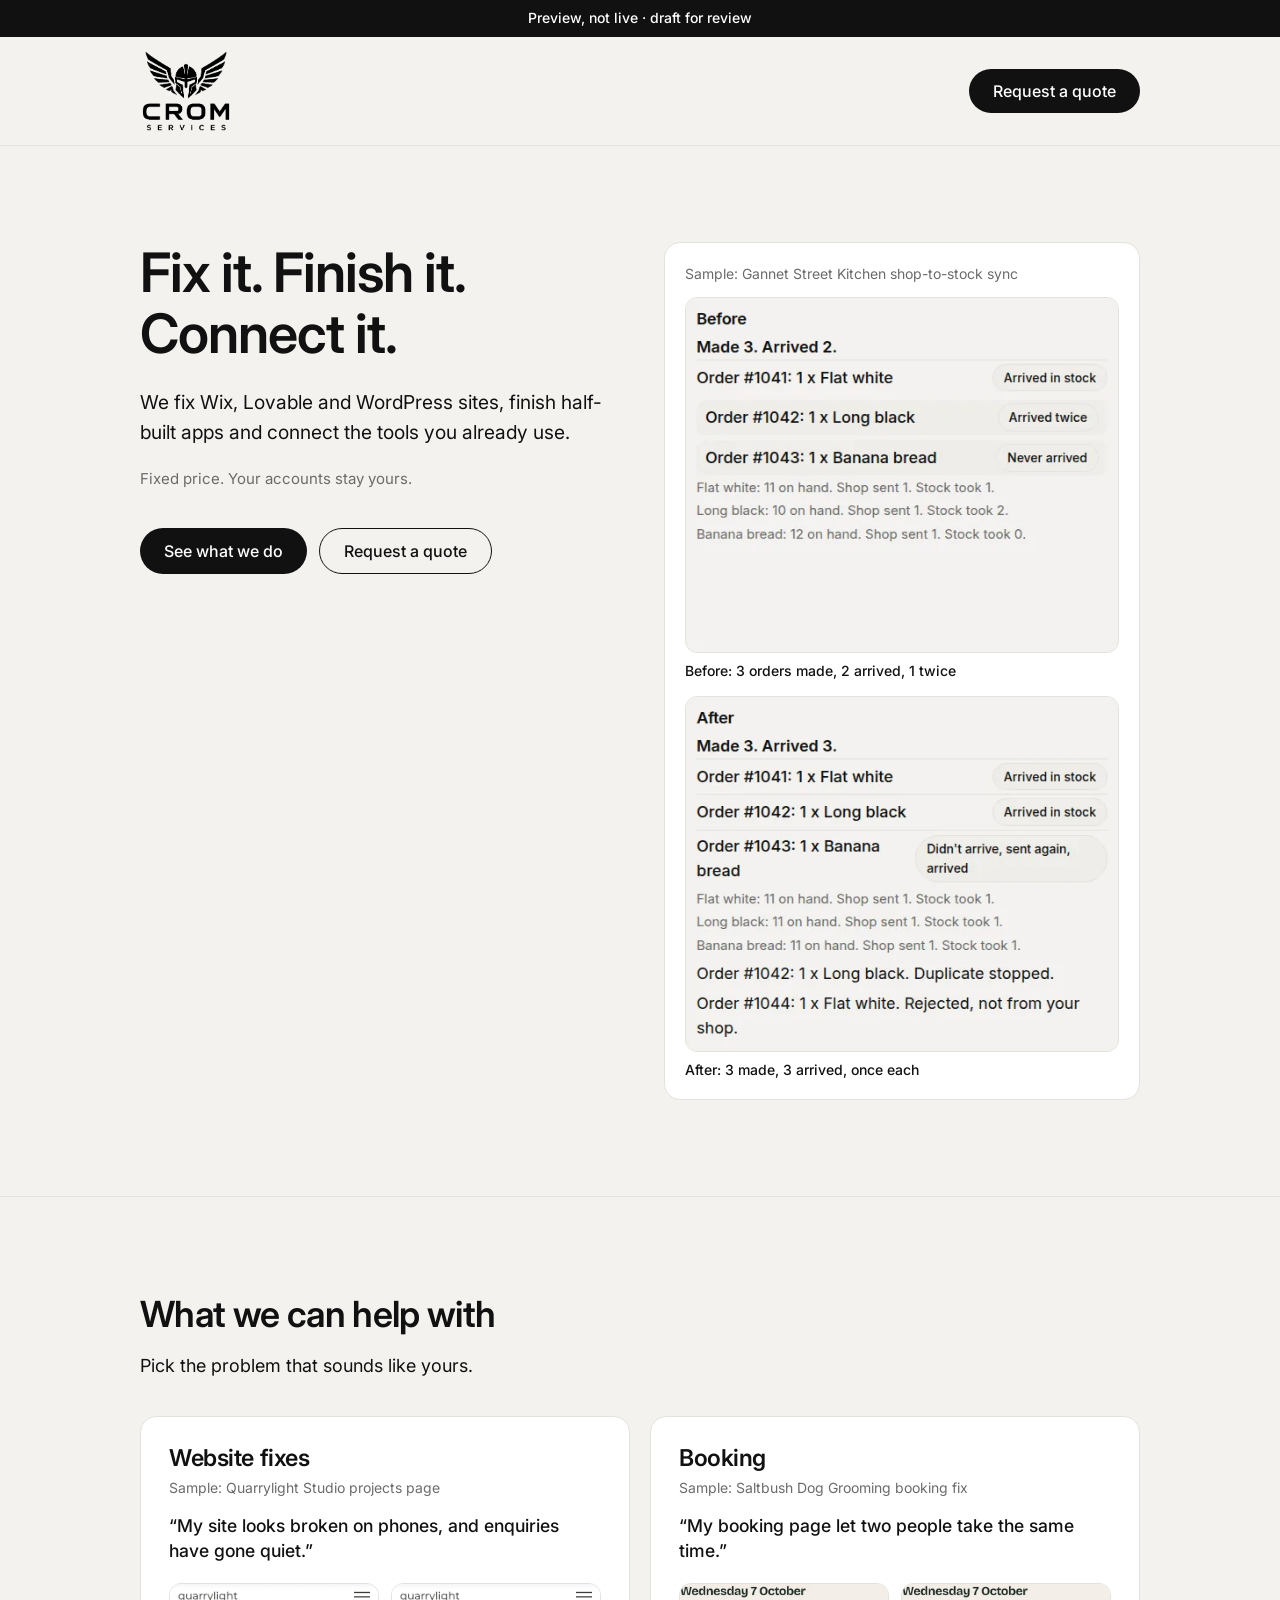
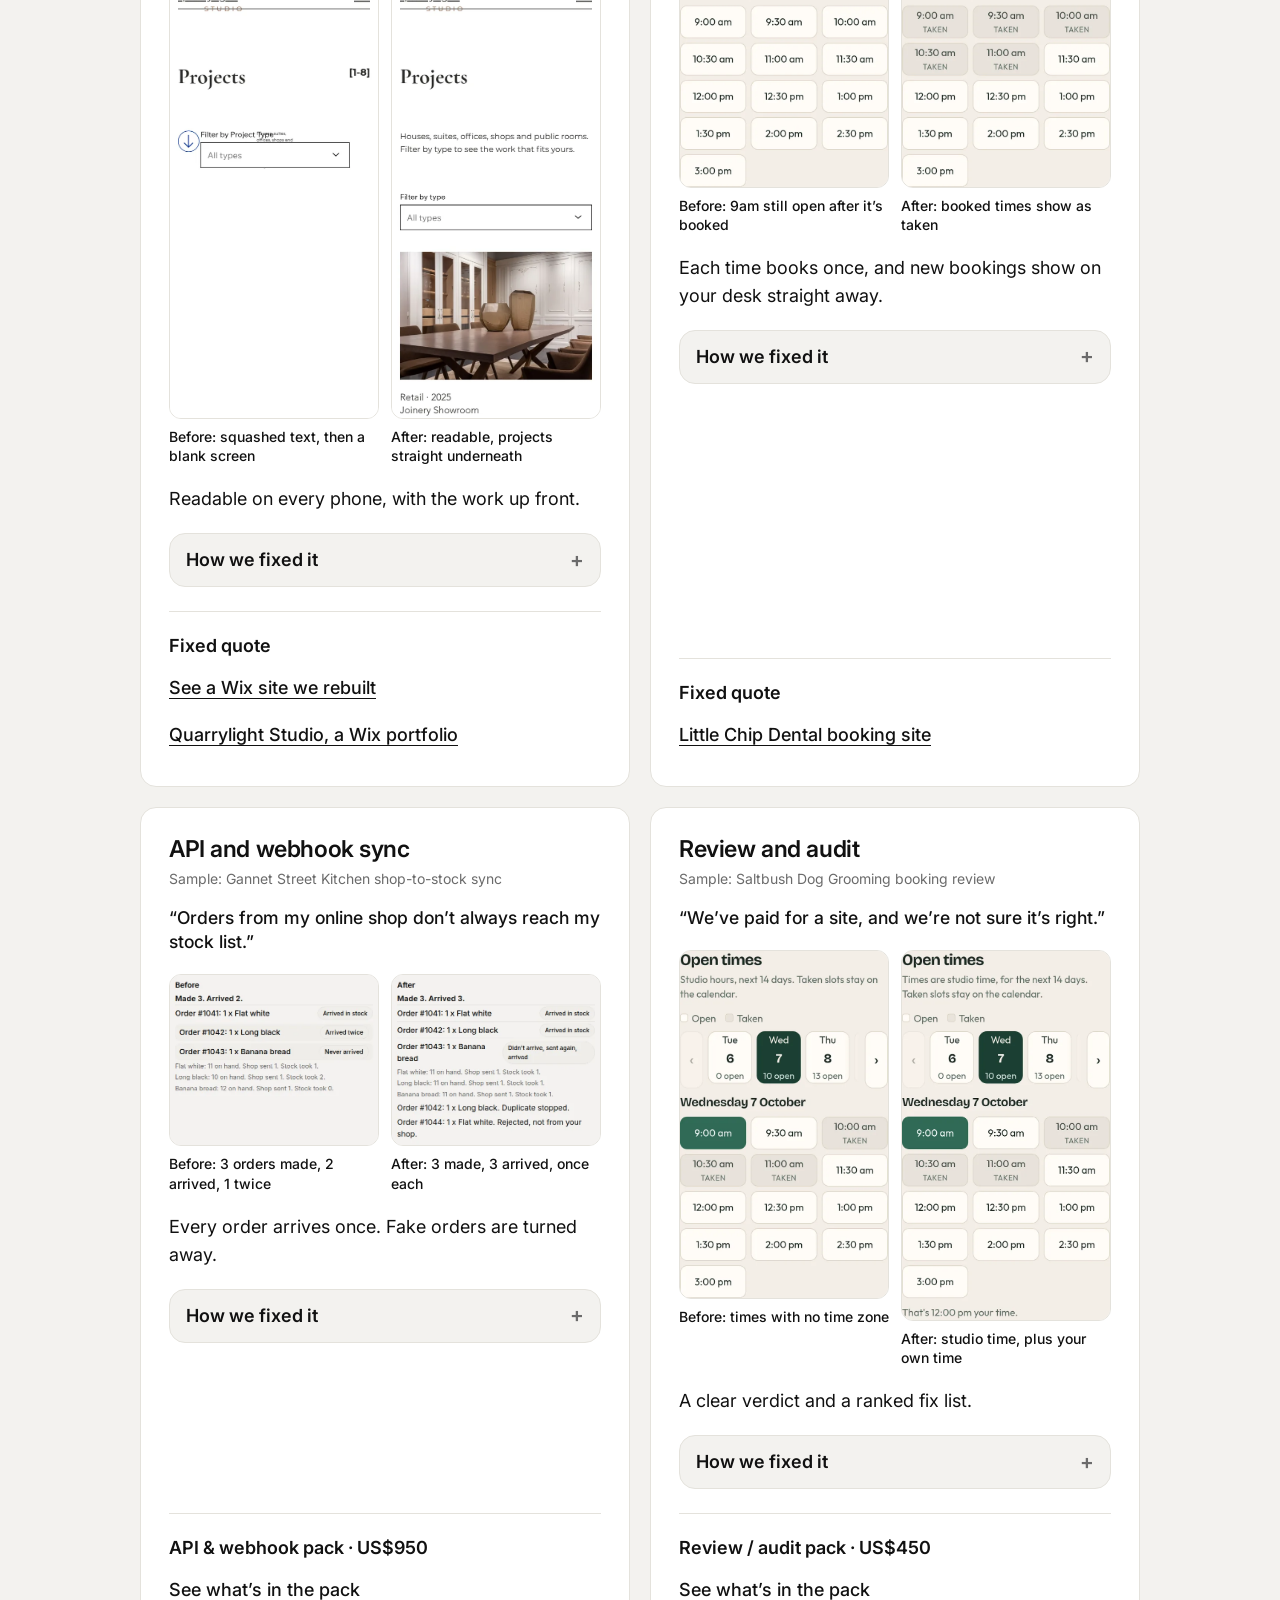
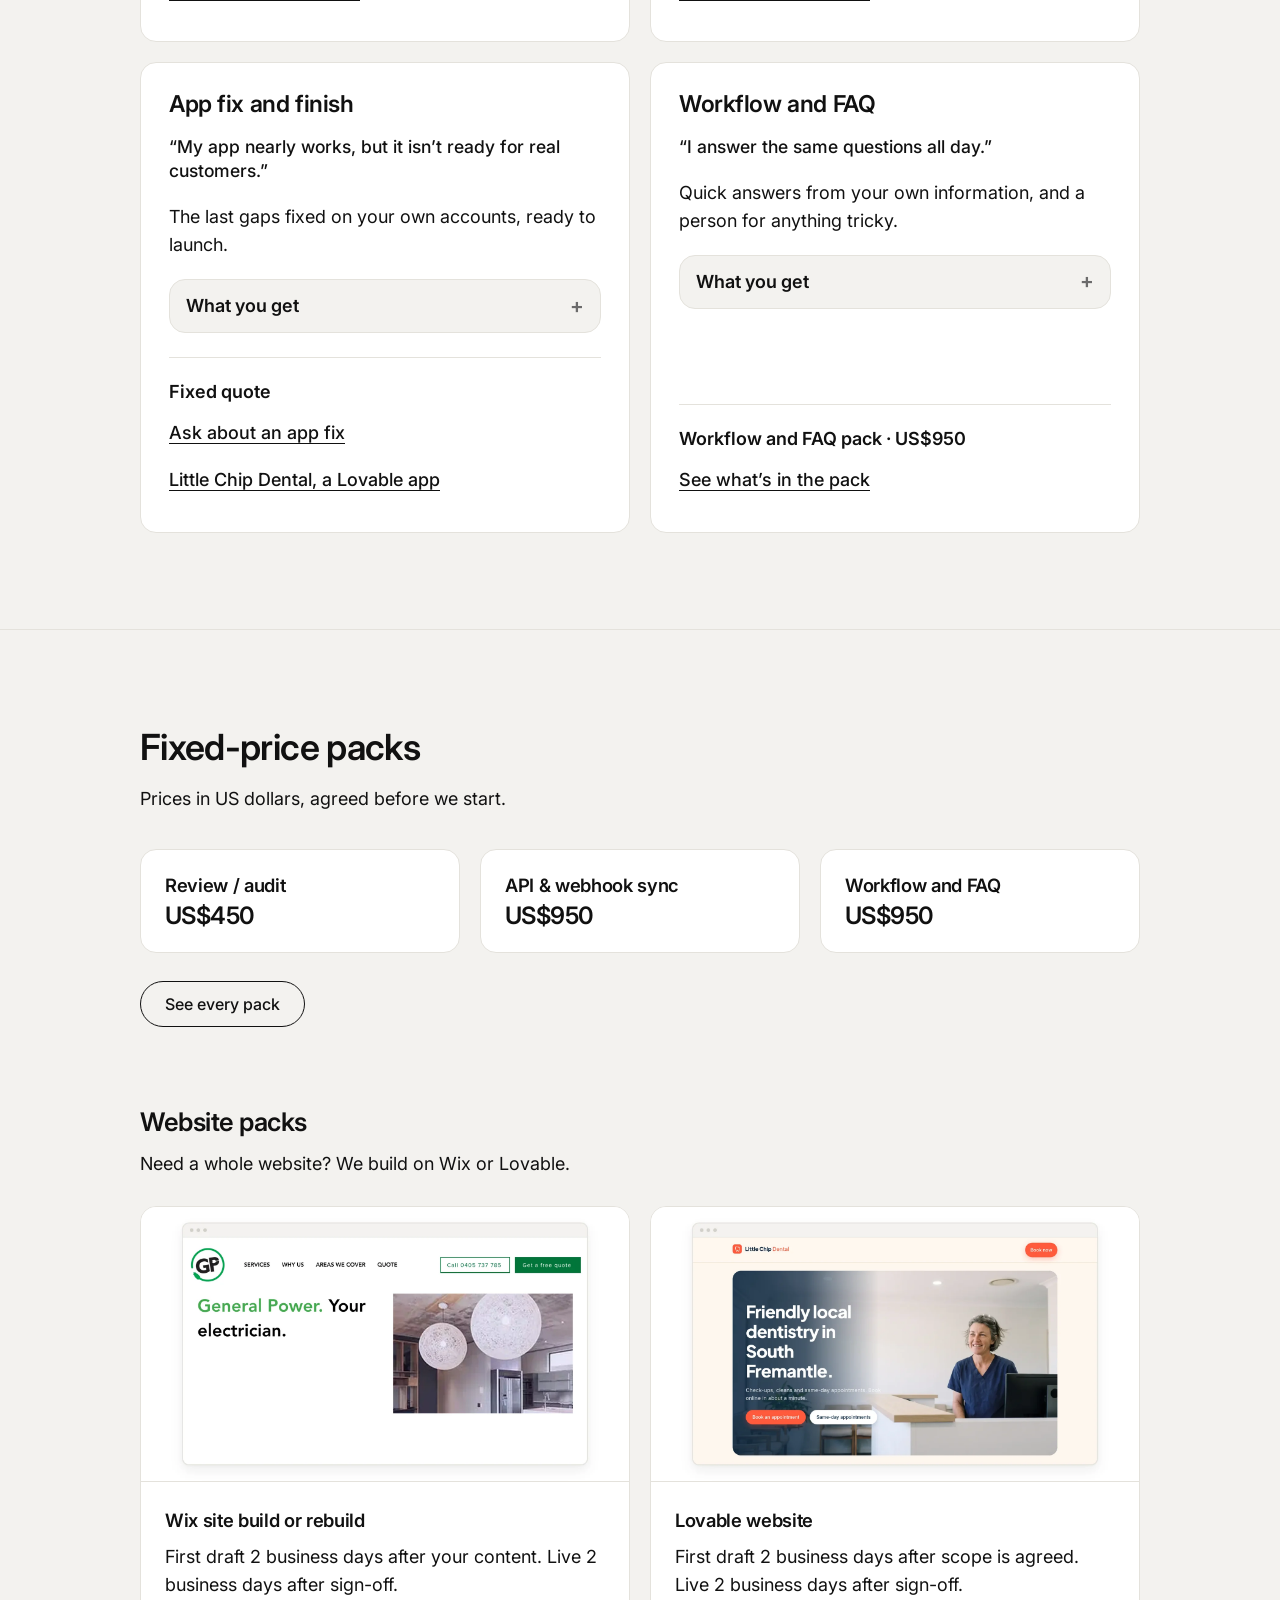
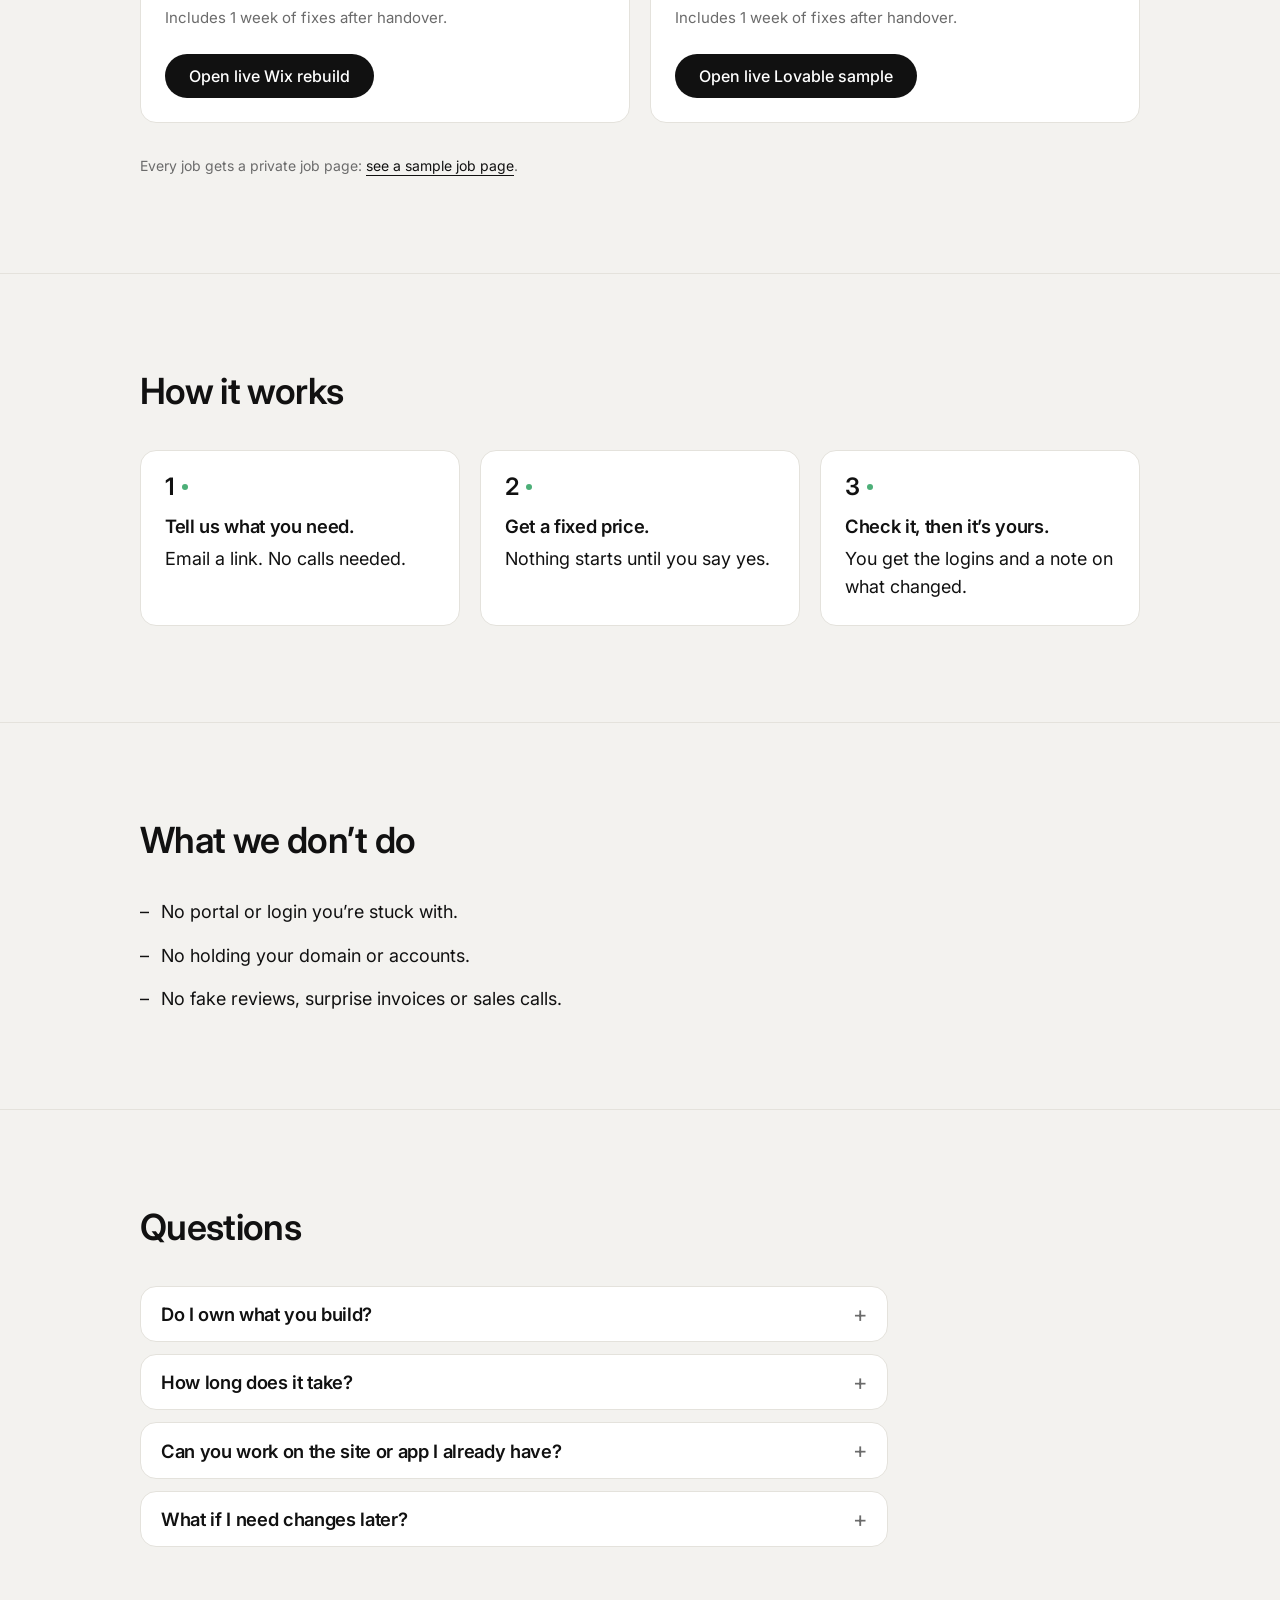
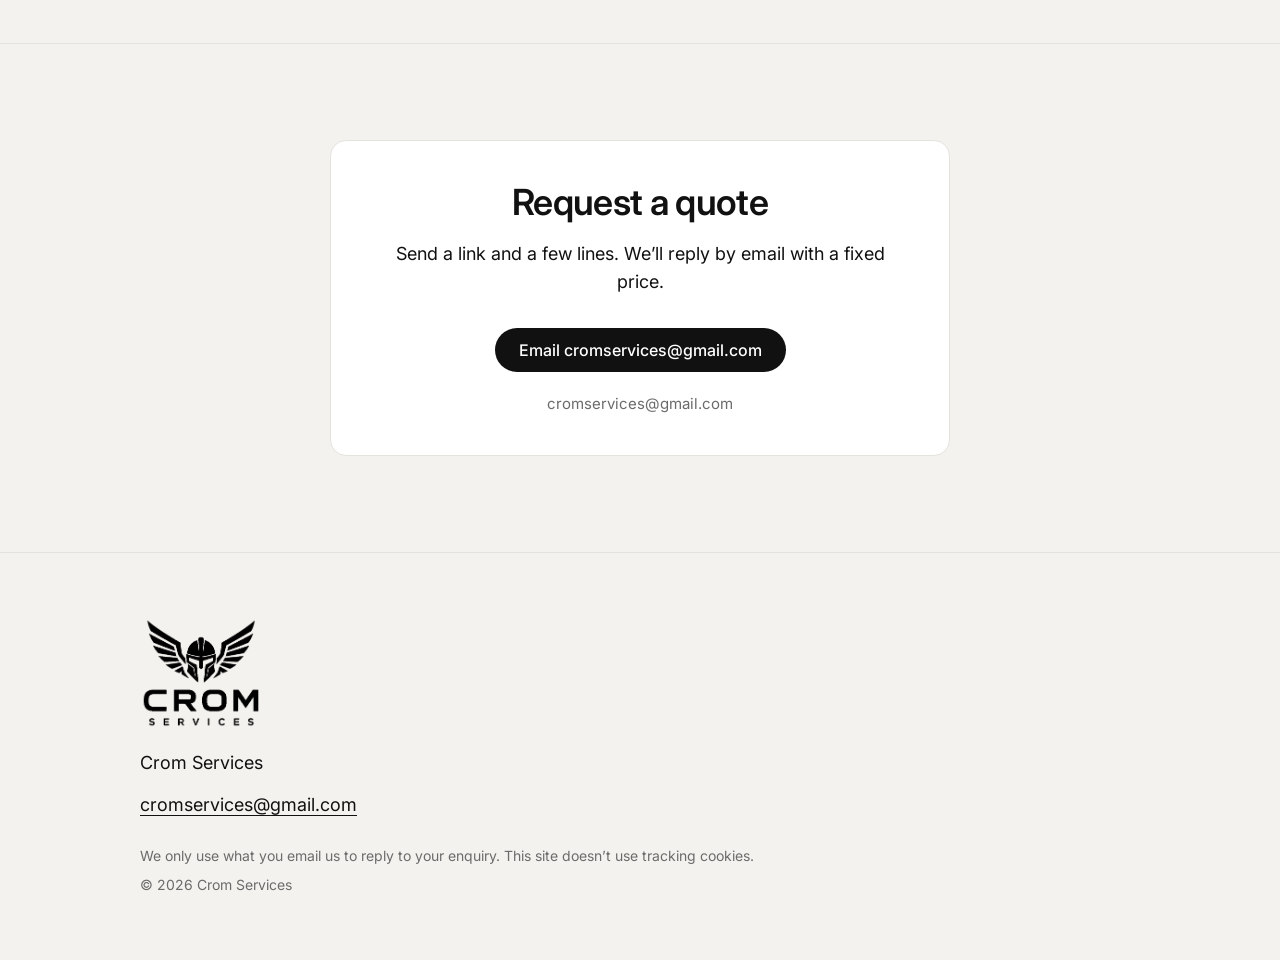
<file: index.html>
<!DOCTYPE html><html lang="en-AU"><head><meta charSet="utf-8"/><meta name="viewport" content="width=device-width, initial-scale=1"/><link rel="preload" as="image" href="img/logo-v26-lock-inverse-transparent-tight.png"/><link rel="preload" as="image" href="img/v3/api-before-orders.webp"/><link rel="preload" as="image" href="img/v3/api-after-orders.webp"/><link rel="stylesheet" href="styles-Bw7aM2Q_.css" data-precedence="default"/><link rel="stylesheet" href="https://fonts.googleapis.com/css2?family=Inter:wght@400;500;600;700&amp;display=swap" data-precedence="default"/><meta name="robots" content="noindex, nofollow, noarchive"/><meta name="googlebot" content="noindex, nofollow"/><title>Preview, not live · Crom Services | Automation, API and Website Fixes from Australia</title><meta name="author" content="Crom Services"/><meta property="og:type" content="website"/><meta property="og:site_name" content="Crom Services"/><meta property="og:locale" content="en_AU"/><meta name="description" content="We fix Wix, Lovable and WordPress sites, finish half-built apps and connect your tools. Fixed price before we start, and your accounts stay yours."/><meta property="og:title" content="Crom Services | Automation, API and Website Fixes from Australia"/><meta property="og:description" content="We fix Wix, Lovable and WordPress sites, finish half-built apps and connect your tools. Fixed price before we start, and your accounts stay yours."/><meta property="og:image" content="https://cromservices.github.io/homepage-preview/img/v3/og-home-1200x630.jpg"/><meta property="og:image:width" content="1200"/><meta property="og:image:height" content="630"/><meta property="og:image:type" content="image/jpeg"/><meta property="og:image:alt" content="Gannet Street Kitchen orders before and after: 3 made and only 2 arrived in stock, then 3 made and all 3 arrived, once each. Fix it. Finish it. Connect it."/><meta name="twitter:card" content="summary_large_image"/><meta name="twitter:title" content="Crom Services | Automation, API and Website Fixes from Australia"/><meta name="twitter:description" content="We fix Wix, Lovable and WordPress sites, finish half-built apps and connect your tools. Fixed price before we start, and your accounts stay yours."/><meta name="twitter:image" content="https://cromservices.github.io/homepage-preview/img/v3/og-home-1200x630.jpg"/><meta name="twitter:image:alt" content="Gannet Street Kitchen orders before and after: 3 made and only 2 arrived in stock, then 3 made and all 3 arrived, once each. Fix it. Finish it. Connect it."/><link rel="icon" href="img/favicon.ico" type="image/x-icon"/><link rel="preconnect" href="https://fonts.googleapis.com"/><link rel="preconnect" href="https://fonts.gstatic.com" crossorigin="anonymous"/></head><body><div role="note" style="position:sticky;top:0;z-index:70;background:#111111;color:#ffffff;font:500 14px/1.4 Inter,system-ui,sans-serif;text-align:center;padding:8px 16px;white-space:nowrap;height:37px;box-sizing:border-box">Preview, not live · draft for review</div><!--$--><a href="#main" class="skip-link">Skip to content</a><header style="top:37px" class="sticky top-0 z-50 border-b border-rule bg-paper"><div class="shell flex items-center justify-between gap-4 py-3"><a href="#top" aria-label="Crom Services, back to the top of the page" class="inline-flex min-h-11 items-center"><img src="img/logo-v26-lock-inverse-transparent-tight.png" alt="Crom Services" width="526" height="481" class="h-16 w-auto md:h-[84px]"/></a><a href="#quote" class="inline-flex min-h-11 cursor-pointer items-center justify-center rounded-full px-6 py-2.5 text-center text-base font-medium no-underline transition-colors disabled:pointer-events-none disabled:opacity-50 bg-ink text-surface hover:bg-ink-hover shrink-0 whitespace-nowrap">Request a quote</a></div></header><main id="main"><section id="top" class="shell pt-14 pb-16 md:pt-24 md:pb-24"><div class="grid items-start gap-10 md:grid-cols-2 md:gap-12"><div class="min-w-0"><h1 class="text-[2.05rem] leading-[1.18] md:text-[3.4rem] md:leading-[1.12]"><span class="block">Fix it. Finish it.</span><span class="block">Connect it.</span></h1><p class="mt-6 max-w-[62ch] text-[1.0625rem] md:text-[1.2rem]">We fix Wix, Lovable and WordPress sites, finish half-built apps and connect the tools you already use.</p><p class="mt-5 max-w-[62ch] text-[0.9375rem] leading-relaxed text-ink-soft">Fixed price. Your accounts stay yours.</p><div class="mt-9 flex flex-col gap-3 sm:flex-row"><a href="#services" class="inline-flex min-h-11 cursor-pointer items-center justify-center rounded-full px-6 py-2.5 text-center text-base font-medium no-underline transition-colors disabled:pointer-events-none disabled:opacity-50 bg-ink text-surface hover:bg-ink-hover w-full sm:w-auto">See what we do</a><a href="#quote" class="inline-flex min-h-11 cursor-pointer items-center justify-center rounded-full px-6 py-2.5 text-center text-base font-medium no-underline transition-colors disabled:pointer-events-none disabled:opacity-50 border border-ink bg-transparent text-ink hover:bg-ink/6 w-full sm:w-auto">Request a quote</a></div></div><div class="min-w-0 rounded-lg border border-rule bg-surface p-4 md:p-5"><p class="text-[0.875rem] text-ink-soft">Sample: Gannet Street Kitchen shop-to-stock sync</p><div class="mt-3 grid grid-cols-1 gap-4"><figure class="m-0 min-w-0"><img src="img/v3/api-before-orders.webp" alt="Before: 3 orders made, 2 arrived in stock. One arrived twice and one never arrived." width="492" height="403" loading="eager" decoding="async" class="block h-auto w-full rounded-md border border-rule bg-paper"/><figcaption class="mt-2 text-[0.875rem] font-medium leading-snug">Before: 3 orders made, 2 arrived, 1 twice</figcaption></figure><figure class="m-0 min-w-0"><img src="img/v3/api-after-orders.webp" alt="After: 3 orders made, 3 arrived in stock. The repeat was stopped and a fake order was turned away." width="492" height="403" loading="eager" decoding="async" class="block h-auto w-full rounded-md border border-rule bg-paper"/><figcaption class="mt-2 text-[0.875rem] font-medium leading-snug">After: 3 made, 3 arrived, once each</figcaption></figure></div></div></div></section><section id="services" class="border-t border-rule"><div class="shell py-16 md:py-24"><div data-reveal="true"><h2 class="text-[1.75rem] md:text-[2.25rem]">What we can help with</h2><p class="mt-4 max-w-[62ch]">Pick the problem that sounds like yours.</p></div><ul class="mt-9 grid gap-5 md:grid-cols-2"><li id="website-fixes" data-reveal="true" class="flex min-w-0 flex-col rounded-lg border border-rule bg-surface p-6 md:p-7"><h3 class="text-[1.3rem] md:text-[1.45rem]">Website fixes</h3><p class="mt-1 text-[0.875rem] text-ink-soft">Sample: Quarrylight Studio projects page</p><p class="mt-4 text-[1.05rem] font-medium leading-snug md:text-[1.1rem]">“My site looks broken on phones, and enquiries have gone quiet.”</p><div class="mt-5 grid grid-cols-2 items-start gap-3"><figure class="m-0 min-w-0"><img src="img/v3/web-before-projects.webp" alt="Projects page on a phone before the fix: squashed text, then a blank screen" width="520" height="1085" loading="lazy" decoding="async" class="block h-auto w-full rounded-md border border-rule bg-paper"/><figcaption class="mt-2 text-[0.875rem] font-medium leading-snug">Before: squashed text, then a blank screen</figcaption></figure><figure class="m-0 min-w-0"><img src="img/v3/web-after-projects.webp" alt="The same page after the fix: readable intro, one filter and the first project" width="520" height="1085" loading="lazy" decoding="async" class="block h-auto w-full rounded-md border border-rule bg-paper"/><figcaption class="mt-2 text-[0.875rem] font-medium leading-snug">After: readable, projects straight underneath</figcaption></figure></div><p class="mt-5">Readable on every phone, with the work up front.</p><details class="group mt-5 rounded-lg border border-rule bg-paper"><summary class="flex min-h-11 cursor-pointer items-center justify-between gap-4 px-4 py-3 font-semibold">How we fixed it<span aria-hidden="true" class="shrink-0 text-[1.3rem] leading-none text-ink-soft transition-transform duration-200 group-open:rotate-45">+</span></summary><div class="px-4 pb-4"><ol class="space-y-2.5"><li class="flex gap-3"><span aria-hidden="true" class="mt-[0.1rem] inline-flex h-6 w-6 shrink-0 items-center justify-center rounded-full border border-rule bg-surface text-[0.8125rem] font-semibold">1</span><span>Send us the link and what’s wrong.</span></li><li class="flex gap-3"><span aria-hidden="true" class="mt-[0.1rem] inline-flex h-6 w-6 shrink-0 items-center justify-center rounded-full border border-rule bg-surface text-[0.8125rem] font-semibold">2</span><span>Get a fixed quote for the fix, or for a rebuild.</span></li><li class="flex gap-3"><span aria-hidden="true" class="mt-[0.1rem] inline-flex h-6 w-6 shrink-0 items-center justify-center rounded-full border border-rule bg-surface text-[0.8125rem] font-semibold">3</span><span>We fix it on your own account and check it on phone, tablet and desktop.</span></li></ol><p class="mt-4 text-[0.9375rem] text-ink-soft">What we found: squashed text, a stray label and a screen of empty space. We fixed what hid the projects first.</p></div></details><div class="mt-auto pt-6"><div class="border-t border-rule pt-5"><p class="font-semibold">Fixed quote</p><ul class="mt-1"><li><a href="https://www.generalpower.com.au" target="_blank" rel="noopener noreferrer" class="inline-block py-[0.6rem] font-medium underline underline-offset-4 hover:no-underline">See a Wix site we rebuilt<span class="sr-only"> (opens in a new tab)</span></a></li><li><a href="https://cromservices.wixstudio.com/crom-demo-portfolio" target="_blank" rel="noopener noreferrer" class="inline-block py-[0.6rem] font-medium underline underline-offset-4 hover:no-underline">Quarrylight Studio, a Wix portfolio<span class="sr-only"> (opens in a new tab)</span></a></li></ul></div></div></li><li id="booking" data-reveal="true" class="flex min-w-0 flex-col rounded-lg border border-rule bg-surface p-6 md:p-7"><h3 class="text-[1.3rem] md:text-[1.45rem]">Booking</h3><p class="mt-1 text-[0.875rem] text-ink-soft">Sample: Saltbush Dog Grooming booking fix</p><p class="mt-4 text-[1.05rem] font-medium leading-snug md:text-[1.1rem]">“My booking page let two people take the same time.”</p><div class="mt-5 grid grid-cols-2 items-start gap-3"><figure class="m-0 min-w-0"><img src="img/v3/book-before-9am.webp" alt="Booking times for Wednesday before the fix: 9:00 am still open after it was booked" width="560" height="546" loading="lazy" decoding="async" class="block h-auto w-full rounded-md border border-rule bg-paper"/><figcaption class="mt-2 text-[0.875rem] font-medium leading-snug">Before: 9am still open after it’s booked</figcaption></figure><figure class="m-0 min-w-0"><img src="img/v3/book-after-9am.webp" alt="The same day after the fix: 9:00 am and the other booked times show as taken" width="560" height="546" loading="lazy" decoding="async" class="block h-auto w-full rounded-md border border-rule bg-paper"/><figcaption class="mt-2 text-[0.875rem] font-medium leading-snug">After: booked times show as taken</figcaption></figure></div><p class="mt-5">Each time books once, and new bookings show on your desk straight away.</p><details class="group mt-5 rounded-lg border border-rule bg-paper"><summary class="flex min-h-11 cursor-pointer items-center justify-between gap-4 px-4 py-3 font-semibold">How we fixed it<span aria-hidden="true" class="shrink-0 text-[1.3rem] leading-none text-ink-soft transition-transform duration-200 group-open:rotate-45">+</span></summary><div class="px-4 pb-4"><ol class="space-y-2.5"><li class="flex gap-3"><span aria-hidden="true" class="mt-[0.1rem] inline-flex h-6 w-6 shrink-0 items-center justify-center rounded-full border border-rule bg-surface text-[0.8125rem] font-semibold">1</span><span>Booked times now show as taken for everyone.</span></li><li class="flex gap-3"><span aria-hidden="true" class="mt-[0.1rem] inline-flex h-6 w-6 shrink-0 items-center justify-center rounded-full border border-rule bg-surface text-[0.8125rem] font-semibold">2</span><span>If two people try at once, the second is asked to pick another time.</span></li><li class="flex gap-3"><span aria-hidden="true" class="mt-[0.1rem] inline-flex h-6 w-6 shrink-0 items-center justify-center rounded-full border border-rule bg-surface text-[0.8125rem] font-semibold">3</span><span>New bookings appear on your desk without a reload.</span></li></ol><p class="mt-4 text-[0.9375rem] text-ink-soft">We found nine problems. Fixed first: the four that stop launch, double bookings first. Then the next three. Flagged for later: two that don’t lose bookings.</p></div></details><div class="mt-auto pt-6"><div class="border-t border-rule pt-5"><p class="font-semibold">Fixed quote</p><ul class="mt-1"><li><a href="https://little-chip-dental.lovable.app/" target="_blank" rel="noopener noreferrer" class="inline-block py-[0.6rem] font-medium underline underline-offset-4 hover:no-underline">Little Chip Dental booking site<span class="sr-only"> (opens in a new tab)</span></a></li></ul></div></div></li><li id="api-sync" data-reveal="true" class="flex min-w-0 flex-col rounded-lg border border-rule bg-surface p-6 md:p-7"><h3 class="text-[1.3rem] md:text-[1.45rem]">API and webhook sync</h3><p class="mt-1 text-[0.875rem] text-ink-soft">Sample: Gannet Street Kitchen shop-to-stock sync</p><p class="mt-4 text-[1.05rem] font-medium leading-snug md:text-[1.1rem]">“Orders from my online shop don’t always reach my stock list.”</p><div class="mt-5 grid grid-cols-2 items-start gap-3"><figure class="m-0 min-w-0"><img src="img/v3/api-before-orders.webp" alt="Before: 3 orders made, 2 arrived in stock. One arrived twice and one never arrived." width="492" height="403" loading="lazy" decoding="async" class="block h-auto w-full rounded-md border border-rule bg-paper"/><figcaption class="mt-2 text-[0.875rem] font-medium leading-snug">Before: 3 orders made, 2 arrived, 1 twice</figcaption></figure><figure class="m-0 min-w-0"><img src="img/v3/api-after-orders.webp" alt="After: 3 orders made, 3 arrived in stock. The repeat was stopped and a fake order was turned away." width="492" height="403" loading="lazy" decoding="async" class="block h-auto w-full rounded-md border border-rule bg-paper"/><figcaption class="mt-2 text-[0.875rem] font-medium leading-snug">After: 3 made, 3 arrived, once each</figcaption></figure></div><p class="mt-5">Every order arrives once. Fake orders are turned away.</p><details class="group mt-5 rounded-lg border border-rule bg-paper"><summary class="flex min-h-11 cursor-pointer items-center justify-between gap-4 px-4 py-3 font-semibold">How we fixed it<span aria-hidden="true" class="shrink-0 text-[1.3rem] leading-none text-ink-soft transition-transform duration-200 group-open:rotate-45">+</span></summary><div class="px-4 pb-4"><ol class="space-y-2.5"><li class="flex gap-3"><span aria-hidden="true" class="mt-[0.1rem] inline-flex h-6 w-6 shrink-0 items-center justify-center rounded-full border border-rule bg-surface text-[0.8125rem] font-semibold">1</span><span>Name the two tools that should talk to each other.</span></li><li class="flex gap-3"><span aria-hidden="true" class="mt-[0.1rem] inline-flex h-6 w-6 shrink-0 items-center justify-center rounded-full border border-rule bg-surface text-[0.8125rem] font-semibold">2</span><span>Missing orders are sent again, and repeats are stopped.</span></li><li class="flex gap-3"><span aria-hidden="true" class="mt-[0.1rem] inline-flex h-6 w-6 shrink-0 items-center justify-center rounded-full border border-rule bg-surface text-[0.8125rem] font-semibold">3</span><span>One connection, checked and handed over.</span></li></ol><img src="img/v3/api-triage.webp" alt="What we checked: 1 order never arrived and 1 arrived twice. Fixed first: missing orders, then duplicates. Flagged for later: orders from before the switch-on." width="1100" height="483" loading="lazy" decoding="async" class="mt-4 block h-auto w-full rounded-md border border-rule"/></div></details><div class="mt-auto pt-6"><div class="border-t border-rule pt-5"><p class="font-semibold">API &amp; webhook pack · US$950</p><ul class="mt-1"><li><a href="https://cromservices.github.io/job-page-sample/packs/" target="_blank" rel="noopener noreferrer" class="inline-block py-[0.6rem] font-medium underline underline-offset-4 hover:no-underline">See what’s in the pack<span class="sr-only"> (opens in a new tab)</span></a></li></ul></div></div></li><li id="review" data-reveal="true" class="flex min-w-0 flex-col rounded-lg border border-rule bg-surface p-6 md:p-7"><h3 class="text-[1.3rem] md:text-[1.45rem]">Review and audit</h3><p class="mt-1 text-[0.875rem] text-ink-soft">Sample: Saltbush Dog Grooming booking review</p><p class="mt-4 text-[1.05rem] font-medium leading-snug md:text-[1.1rem]">“We’ve paid for a site, and we’re not sure it’s right.”</p><div class="mt-5 grid grid-cols-2 items-start gap-3"><figure class="m-0 min-w-0"><img src="img/v3/review-before-time.webp" alt="Booking times on a phone before the fix, with no time zone shown" width="560" height="934" loading="lazy" decoding="async" class="block h-auto w-full rounded-md border border-rule bg-paper"/><figcaption class="mt-2 text-[0.875rem] font-medium leading-snug">Before: times with no time zone</figcaption></figure><figure class="m-0 min-w-0"><img src="img/v3/review-after-time.webp" alt="The same times after the fix, marked studio time, with “That’s 12:00 pm your time.” underneath" width="560" height="993" loading="lazy" decoding="async" class="block h-auto w-full rounded-md border border-rule bg-paper"/><figcaption class="mt-2 text-[0.875rem] font-medium leading-snug">After: studio time, plus your own time</figcaption></figure></div><p class="mt-5">A clear verdict and a ranked fix list.</p><details class="group mt-5 rounded-lg border border-rule bg-paper"><summary class="flex min-h-11 cursor-pointer items-center justify-between gap-4 px-4 py-3 font-semibold">How we fixed it<span aria-hidden="true" class="shrink-0 text-[1.3rem] leading-none text-ink-soft transition-transform duration-200 group-open:rotate-45">+</span></summary><div class="px-4 pb-4"><ol class="space-y-2.5"><li class="flex gap-3"><span aria-hidden="true" class="mt-[0.1rem] inline-flex h-6 w-6 shrink-0 items-center justify-center rounded-full border border-rule bg-surface text-[0.8125rem] font-semibold">1</span><span>Tell us what to check: a website, an app or an automation.</span></li><li class="flex gap-3"><span aria-hidden="true" class="mt-[0.1rem] inline-flex h-6 w-6 shrink-0 items-center justify-center rounded-full border border-rule bg-surface text-[0.8125rem] font-semibold">2</span><span>Get a clear verdict, with fixes ranked by what they’d cost you.</span></li><li class="flex gap-3"><span aria-hidden="true" class="mt-[0.1rem] inline-flex h-6 w-6 shrink-0 items-center justify-center rounded-full border border-rule bg-surface text-[0.8125rem] font-semibold">3</span><span>Get an hours estimate, so you decide what to fix first.</span></li></ol><img src="img/v3/review-triage.webp" alt="Our ranking for the booking site: fix now, fix next and flagged for later, each with a one-line reason" width="840" height="930" loading="lazy" decoding="async" class="mt-4 block h-auto w-full rounded-md border border-rule"/></div></details><div class="mt-auto pt-6"><div class="border-t border-rule pt-5"><p class="font-semibold">Review / audit pack · US$450</p><ul class="mt-1"><li><a href="https://cromservices.github.io/job-page-sample/packs/" target="_blank" rel="noopener noreferrer" class="inline-block py-[0.6rem] font-medium underline underline-offset-4 hover:no-underline">See what’s in the pack<span class="sr-only"> (opens in a new tab)</span></a></li></ul></div></div></li><li id="app-fix" data-reveal="true" class="flex min-w-0 flex-col rounded-lg border border-rule bg-surface p-6 md:p-7"><h3 class="text-[1.3rem] md:text-[1.45rem]">App fix and finish</h3><p class="mt-4 text-[1.05rem] font-medium leading-snug md:text-[1.1rem]">“My app nearly works, but it isn’t ready for real customers.”</p><p class="mt-5">The last gaps fixed on your own accounts, ready to launch.</p><details class="group mt-5 rounded-lg border border-rule bg-paper"><summary class="flex min-h-11 cursor-pointer items-center justify-between gap-4 px-4 py-3 font-semibold">What you get<span aria-hidden="true" class="shrink-0 text-[1.3rem] leading-none text-ink-soft transition-transform duration-200 group-open:rotate-45">+</span></summary><div class="px-4 pb-4"><ol class="space-y-2.5"><li class="flex gap-3"><span aria-hidden="true" class="mt-[0.1rem] inline-flex h-6 w-6 shrink-0 items-center justify-center rounded-full border border-rule bg-surface text-[0.8125rem] font-semibold">1</span><span>Send us the app and a list of what isn’t working.</span></li><li class="flex gap-3"><span aria-hidden="true" class="mt-[0.1rem] inline-flex h-6 w-6 shrink-0 items-center justify-center rounded-full border border-rule bg-surface text-[0.8125rem] font-semibold">2</span><span>Agree a fixed price for one fix or a short finish list.</span></li><li class="flex gap-3"><span aria-hidden="true" class="mt-[0.1rem] inline-flex h-6 w-6 shrink-0 items-center justify-center rounded-full border border-rule bg-surface text-[0.8125rem] font-semibold">3</span><span>We fix it, check every step on your own web address and send a short note on what changed.</span></li></ol></div></details><div class="mt-auto pt-6"><div class="border-t border-rule pt-5"><p class="font-semibold">Fixed quote</p><ul class="mt-1"><li><a href="mailto:cromservices@gmail.com?subject=App%20fix%20and%20finish&amp;body=Hi%20Crom%20Services%2C%0A%0ALink%20to%20the%20app%3A%0AWhat%20it%20is%20built%20with%20%28Lovable%20or%20other%29%3A%0AWhat%20isn%E2%80%99t%20working%3A%0A" class="inline-block py-[0.6rem] font-medium underline underline-offset-4 hover:no-underline">Ask about an app fix</a></li><li><a href="https://little-chip-dental.lovable.app/" target="_blank" rel="noopener noreferrer" class="inline-block py-[0.6rem] font-medium underline underline-offset-4 hover:no-underline">Little Chip Dental, a Lovable app<span class="sr-only"> (opens in a new tab)</span></a></li></ul></div></div></li><li id="workflow" data-reveal="true" class="flex min-w-0 flex-col rounded-lg border border-rule bg-surface p-6 md:p-7"><h3 class="text-[1.3rem] md:text-[1.45rem]">Workflow and FAQ</h3><p class="mt-4 text-[1.05rem] font-medium leading-snug md:text-[1.1rem]">“I answer the same questions all day.”</p><p class="mt-5">Quick answers from your own information, and a person for anything tricky.</p><details class="group mt-5 rounded-lg border border-rule bg-paper"><summary class="flex min-h-11 cursor-pointer items-center justify-between gap-4 px-4 py-3 font-semibold">What you get<span aria-hidden="true" class="shrink-0 text-[1.3rem] leading-none text-ink-soft transition-transform duration-200 group-open:rotate-45">+</span></summary><div class="px-4 pb-4"><ol class="space-y-2.5"><li class="flex gap-3"><span aria-hidden="true" class="mt-[0.1rem] inline-flex h-6 w-6 shrink-0 items-center justify-center rounded-full border border-rule bg-surface text-[0.8125rem] font-semibold">1</span><span>Pick one workflow, or one set of customer questions.</span></li><li class="flex gap-3"><span aria-hidden="true" class="mt-[0.1rem] inline-flex h-6 w-6 shrink-0 items-center justify-center rounded-full border border-rule bg-surface text-[0.8125rem] font-semibold">2</span><span>It’s set up in the tools you already use, then checked and handed over.</span></li><li class="flex gap-3"><span aria-hidden="true" class="mt-[0.1rem] inline-flex h-6 w-6 shrink-0 items-center justify-center rounded-full border border-rule bg-surface text-[0.8125rem] font-semibold">3</span><span>You pay any running costs directly.</span></li></ol></div></details><div class="mt-auto pt-6"><div class="border-t border-rule pt-5"><p class="font-semibold">Workflow and FAQ pack · US$950</p><ul class="mt-1"><li><a href="https://cromservices.github.io/job-page-sample/packs/" target="_blank" rel="noopener noreferrer" class="inline-block py-[0.6rem] font-medium underline underline-offset-4 hover:no-underline">See what’s in the pack<span class="sr-only"> (opens in a new tab)</span></a></li></ul></div></div></li></ul></div></section><section id="packs" class="border-t border-rule"><div class="shell py-16 md:py-24"><h2 data-reveal="true" class="text-[1.75rem] md:text-[2.25rem]">Fixed-price packs</h2><p data-reveal="true" class="mt-4 max-w-[62ch]">Prices in US dollars, agreed before we start.</p><ul class="mt-9 grid gap-5 md:grid-cols-3"><li data-reveal="true" class="flex flex-col rounded-lg border border-rule bg-surface p-6"><h3 class="text-[1.15rem]">Review / audit</h3><p class="mt-2 text-[1.5rem] font-semibold leading-none tracking-tight">US$450</p></li><li data-reveal="true" class="flex flex-col rounded-lg border border-rule bg-surface p-6"><h3 class="text-[1.15rem]">API &amp; webhook sync</h3><p class="mt-2 text-[1.5rem] font-semibold leading-none tracking-tight">US$950</p></li><li data-reveal="true" class="flex flex-col rounded-lg border border-rule bg-surface p-6"><h3 class="text-[1.15rem]">Workflow and FAQ</h3><p class="mt-2 text-[1.5rem] font-semibold leading-none tracking-tight">US$950</p></li></ul><div data-reveal="true" class="mt-7"><a href="https://cromservices.github.io/job-page-sample/packs/" target="_blank" rel="noopener noreferrer" class="inline-flex min-h-11 cursor-pointer items-center justify-center rounded-full px-6 py-2.5 text-center text-base font-medium no-underline transition-colors disabled:pointer-events-none disabled:opacity-50 border border-ink bg-transparent text-ink hover:bg-ink/6 w-full sm:w-auto">See every pack<span class="sr-only"> (opens in a new tab)</span></a></div><h3 data-reveal="true" class="mt-16 text-[1.35rem] md:mt-20 md:text-[1.6rem]">Website packs</h3><p data-reveal="true" class="mt-3 max-w-[62ch]">Need a whole website? We build on Wix or Lovable.</p><ul class="mt-7 grid gap-5 md:grid-cols-2"><li data-reveal="true" class="flex flex-col overflow-hidden rounded-lg border border-rule bg-surface"><a href="https://www.generalpower.com.au" target="_blank" rel="noopener noreferrer" class="block border-b border-rule"><img src="img/packs-thumb-wix-generalpower-1600x900.webp" alt="Home page of a Wix site we rebuilt for a local electrician" width="1600" height="900" loading="lazy" decoding="async" class="block h-auto w-full object-cover" style="aspect-ratio:16 / 9"/><span class="sr-only"> (opens in a new tab)</span></a><div class="flex flex-1 flex-col p-6"><h4 class="text-[1.15rem] font-semibold tracking-[-0.018em]">Wix site build or rebuild</h4><p class="mt-2">First draft 2 business days after your content. Live 2 business days after sign-off.</p><p class="mt-2 text-[0.9375rem] text-ink-soft">Includes 1 week of fixes after handover.</p><div class="mt-auto pt-6"><a href="https://www.generalpower.com.au" target="_blank" rel="noopener noreferrer" class="inline-flex min-h-11 cursor-pointer items-center justify-center rounded-full px-6 py-2.5 text-center text-base font-medium no-underline transition-colors disabled:pointer-events-none disabled:opacity-50 bg-ink text-surface hover:bg-ink-hover w-full sm:w-auto whitespace-nowrap">Open live Wix rebuild<span class="sr-only"> (opens in a new tab)</span></a></div></div></li><li data-reveal="true" class="flex flex-col overflow-hidden rounded-lg border border-rule bg-surface"><a href="https://little-chip-dental.lovable.app/" target="_blank" rel="noopener noreferrer" class="block border-b border-rule"><img src="img/packs-thumb-lovable-littlechip-1600x900.webp" alt="Little Chip Dental booking site, home page" width="1600" height="900" loading="lazy" decoding="async" class="block h-auto w-full object-cover" style="aspect-ratio:16 / 9"/><span class="sr-only"> (opens in a new tab)</span></a><div class="flex flex-1 flex-col p-6"><h4 class="text-[1.15rem] font-semibold tracking-[-0.018em]">Lovable website</h4><p class="mt-2">First draft 2 business days after scope is agreed. Live 2 business days after sign-off.</p><p class="mt-2 text-[0.9375rem] text-ink-soft">Includes 1 week of fixes after handover.</p><div class="mt-auto pt-6"><a href="https://little-chip-dental.lovable.app/" target="_blank" rel="noopener noreferrer" class="inline-flex min-h-11 cursor-pointer items-center justify-center rounded-full px-6 py-2.5 text-center text-base font-medium no-underline transition-colors disabled:pointer-events-none disabled:opacity-50 bg-ink text-surface hover:bg-ink-hover w-full sm:w-auto whitespace-nowrap">Open live Lovable sample<span class="sr-only"> (opens in a new tab)</span></a></div></div></li></ul><p data-reveal="true" class="mt-8 max-w-[68ch] text-[0.875rem] leading-relaxed text-ink-soft">Every job gets a private job page:<!-- --> <a href="https://cromservices.github.io/job-page-sample/" target="_blank" rel="noopener noreferrer" class="text-ink underline underline-offset-4 hover:no-underline">see a sample job page<span class="sr-only"> (opens in a new tab)</span></a>.</p></div></section><section id="how" class="border-t border-rule"><div class="shell py-16 md:py-24"><h2 data-reveal="true" class="text-[1.75rem] md:text-[2.25rem]">How it works</h2><ol class="mt-9 grid gap-5 md:grid-cols-3"><li data-reveal="true" class="rounded-lg border border-rule bg-surface p-6"><p class="flex items-center gap-2"><span class="text-[1.5rem] font-semibold leading-none tracking-tight">1</span><span aria-hidden="true" class="h-1.5 w-1.5 rounded-full bg-accent-green"></span></p><h3 class="mt-4 text-[1.15rem]">Tell us what you need.</h3><p class="mt-2">Email a link. No calls needed.</p></li><li data-reveal="true" class="rounded-lg border border-rule bg-surface p-6"><p class="flex items-center gap-2"><span class="text-[1.5rem] font-semibold leading-none tracking-tight">2</span><span aria-hidden="true" class="h-1.5 w-1.5 rounded-full bg-accent-green"></span></p><h3 class="mt-4 text-[1.15rem]">Get a fixed price.</h3><p class="mt-2">Nothing starts until you say yes.</p></li><li data-reveal="true" class="rounded-lg border border-rule bg-surface p-6"><p class="flex items-center gap-2"><span class="text-[1.5rem] font-semibold leading-none tracking-tight">3</span><span aria-hidden="true" class="h-1.5 w-1.5 rounded-full bg-accent-green"></span></p><h3 class="mt-4 text-[1.15rem]">Check it, then it’s yours.</h3><p class="mt-2">You get the logins and a note on what changed.</p></li></ol></div></section><section id="dont" class="border-t border-rule"><div class="shell py-16 md:py-24"><h2 data-reveal="true" class="text-[1.75rem] md:text-[2.25rem]">What we don’t do</h2><ul data-reveal="true" class="mt-9 max-w-[62ch] space-y-4"><li class="flex gap-3"><span aria-hidden="true" class="shrink-0">–</span><span>No portal or login you’re stuck with.</span></li><li class="flex gap-3"><span aria-hidden="true" class="shrink-0">–</span><span>No holding your domain or accounts.</span></li><li class="flex gap-3"><span aria-hidden="true" class="shrink-0">–</span><span>No fake reviews, surprise invoices or sales calls.</span></li></ul></div></section><section id="faq" class="border-t border-rule"><div class="shell py-16 md:py-24"><h2 data-reveal="true" class="text-[1.75rem] md:text-[2.25rem]">Questions</h2><div data-reveal="true" class="mt-9 max-w-[68ch] space-y-3"><details class="group rounded-lg border border-rule bg-surface"><summary class="flex cursor-pointer items-center justify-between gap-4 px-5 py-4 min-h-11"><h3 class="m-0 text-[1.05rem] font-semibold md:text-[1.15rem]">Do I own what you build?</h3><span aria-hidden="true" class="shrink-0 text-[1.4rem] leading-none text-ink-soft transition-transform duration-200 group-open:rotate-45">+</span></summary><p class="px-5 pb-5">Yes. The domain, hosting and accounts are in your name, and you get the logins.</p></details><details class="group rounded-lg border border-rule bg-surface"><summary class="flex cursor-pointer items-center justify-between gap-4 px-5 py-4 min-h-11"><h3 class="m-0 text-[1.05rem] font-semibold md:text-[1.15rem]">How long does it take?</h3><span aria-hidden="true" class="shrink-0 text-[1.4rem] leading-none text-ink-soft transition-transform duration-200 group-open:rotate-45">+</span></summary><p class="px-5 pb-5">It depends on the job. Every pack and quote comes with a timeline, so you know before you agree to anything.</p></details><details class="group rounded-lg border border-rule bg-surface"><summary class="flex cursor-pointer items-center justify-between gap-4 px-5 py-4 min-h-11"><h3 class="m-0 text-[1.05rem] font-semibold md:text-[1.15rem]">Can you work on the site or app I already have?</h3><span aria-hidden="true" class="shrink-0 text-[1.4rem] leading-none text-ink-soft transition-transform duration-200 group-open:rotate-45">+</span></summary><p class="px-5 pb-5">Yes. Most jobs start with something you already have on Wix, Lovable, WordPress or similar. We fix or finish it rather than start again, unless a rebuild would cost you less.</p></details><details class="group rounded-lg border border-rule bg-surface"><summary class="flex cursor-pointer items-center justify-between gap-4 px-5 py-4 min-h-11"><h3 class="m-0 text-[1.05rem] font-semibold md:text-[1.15rem]">What if I need changes later?</h3><span aria-hidden="true" class="shrink-0 text-[1.4rem] leading-none text-ink-soft transition-transform duration-200 group-open:rotate-45">+</span></summary><p class="px-5 pb-5">Small changes are covered if we look after it on a retainer. Otherwise we quote them one at a time.</p></details></div></div></section><section id="quote" class="border-t border-rule"><div class="shell py-16 md:py-24"><div data-reveal="true" class="mx-auto max-w-[620px] rounded-lg border border-rule bg-surface p-6 text-center md:p-10"><h2 class="text-[1.75rem] md:text-[2.25rem]">Request a quote</h2><p class="mx-auto mt-4 max-w-[48ch]">Send a link and a few lines. We’ll reply by email with a fixed price.</p><div class="mt-8"><a href="mailto:cromservices@gmail.com?subject=Quote%20request&amp;body=Hi%20Crom%20Services%2C%0A%0ABusiness%20name%3A%0AWhat%20you%20need%20help%20with%3A%0ALink%20to%20your%20site%20or%20app%20%28if%20any%29%3A%0AAnything%20else%20we%20should%20know%3A%0A" class="inline-flex min-h-11 cursor-pointer items-center justify-center rounded-full px-6 py-2.5 text-center text-base font-medium no-underline transition-colors disabled:pointer-events-none disabled:opacity-50 bg-ink text-surface hover:bg-ink-hover w-full sm:w-auto whitespace-nowrap">Email cromservices@gmail.com</a></div><p class="mt-5 text-[0.9375rem] text-ink-soft"><span class="selectable whitespace-nowrap">cromservices@gmail.com</span></p></div></div></section></main><footer class="border-t border-rule bg-paper"><div class="shell py-12 md:py-16"><img src="img/logo-v26-lock-inverse-transparent-tight.png" alt="Crom Services" width="526" height="481" class="h-24 w-auto md:h-28"/><div class="mt-5 space-y-1.5"><p>Crom Services</p><p><a href="mailto:cromservices@gmail.com" class="inline-flex min-h-11 items-center underline underline-offset-4 hover:no-underline">cromservices@gmail.com</a></p><p class="pt-3 text-[0.875rem] leading-relaxed text-ink-soft">We only use what you email us to reply to your enquiry. This site doesn’t use tracking cookies.</p><p class="text-[0.875rem] text-ink-soft">© 2026 Crom Services</p></div></div></footer><!--/$--></body></html>
</file>
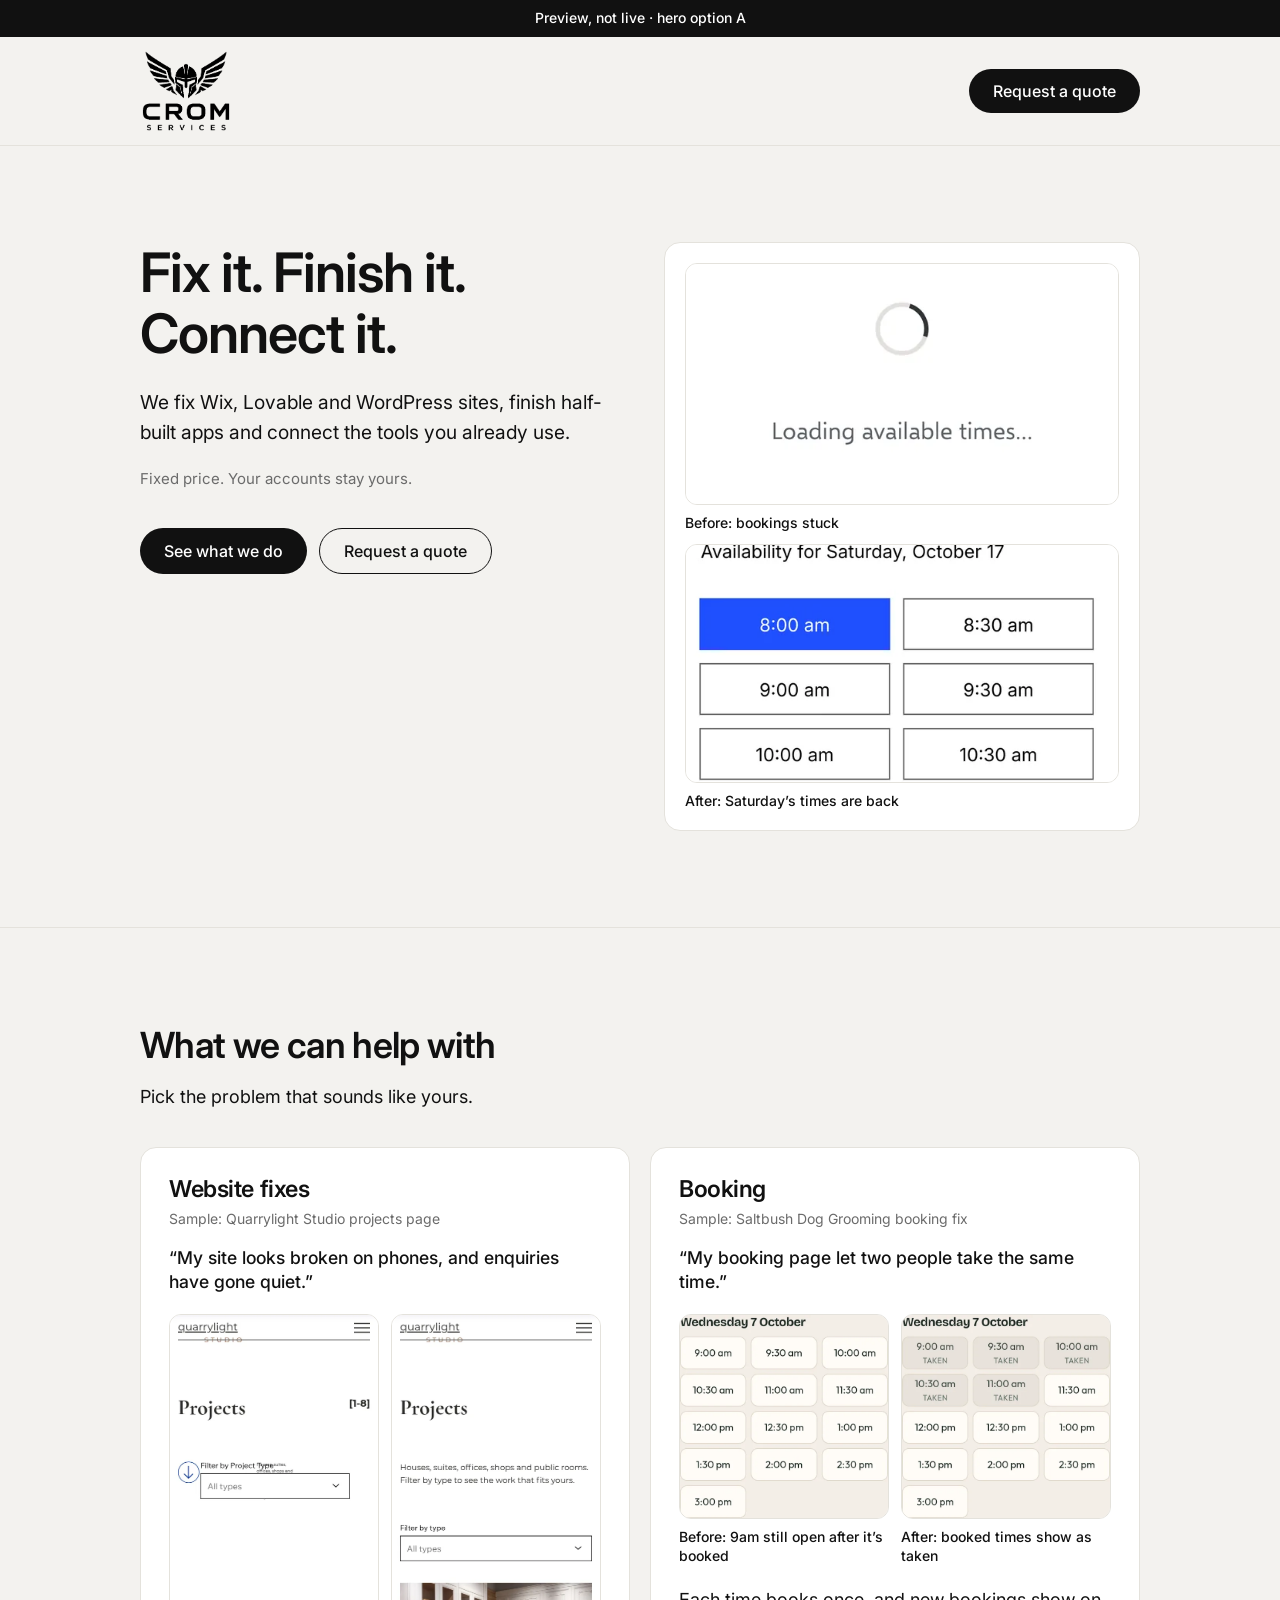
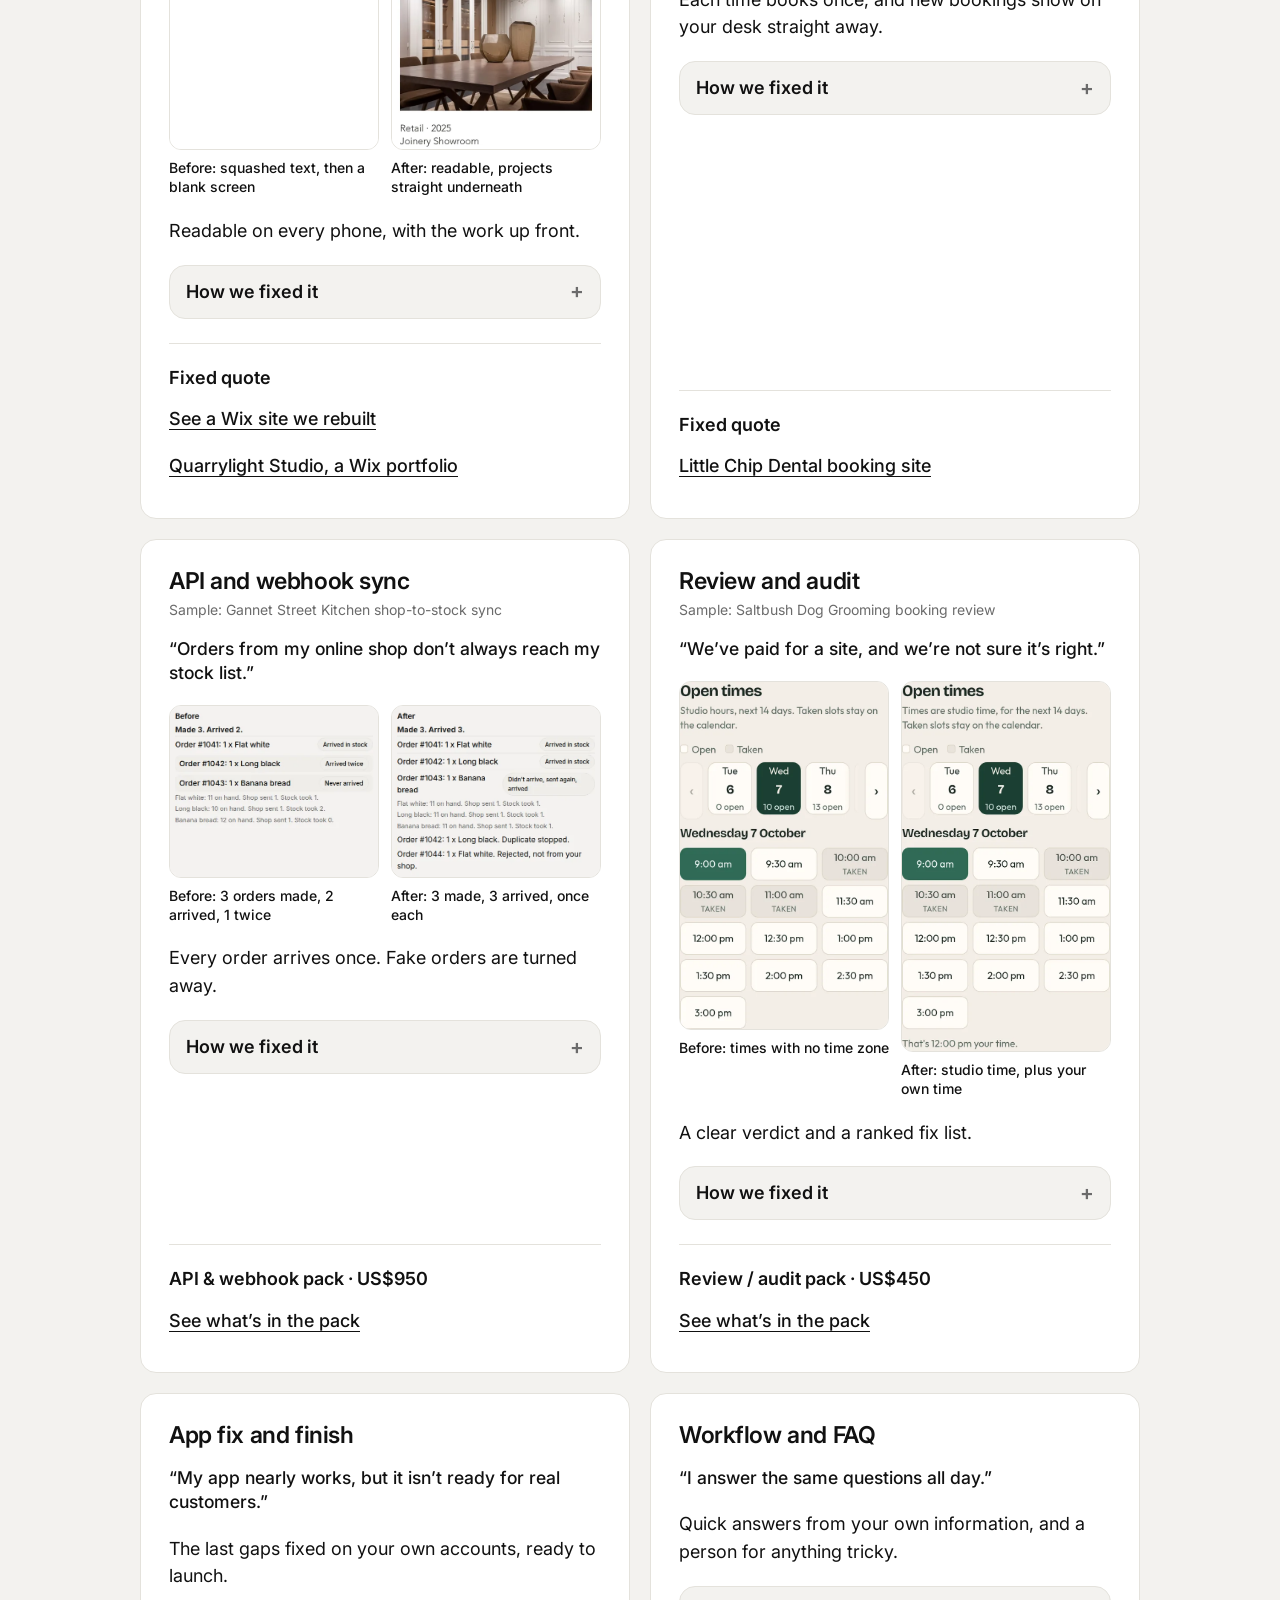
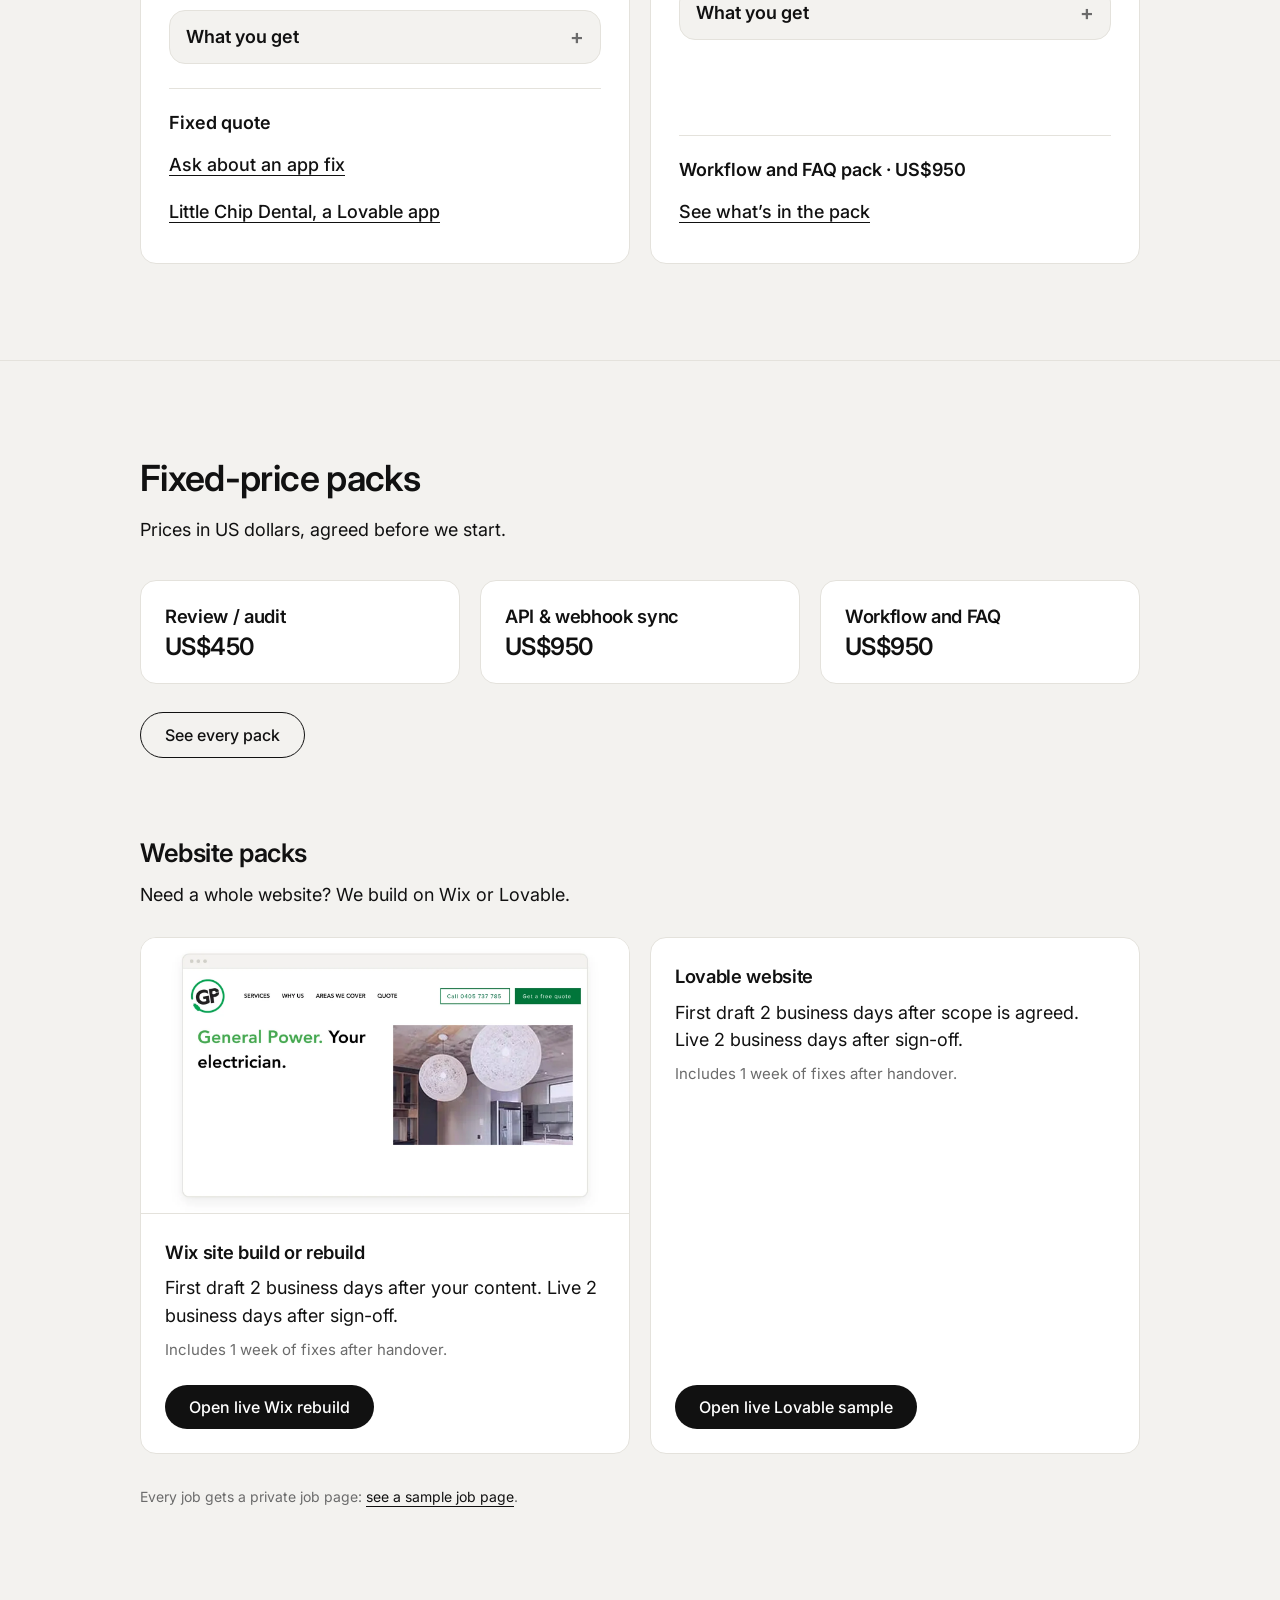
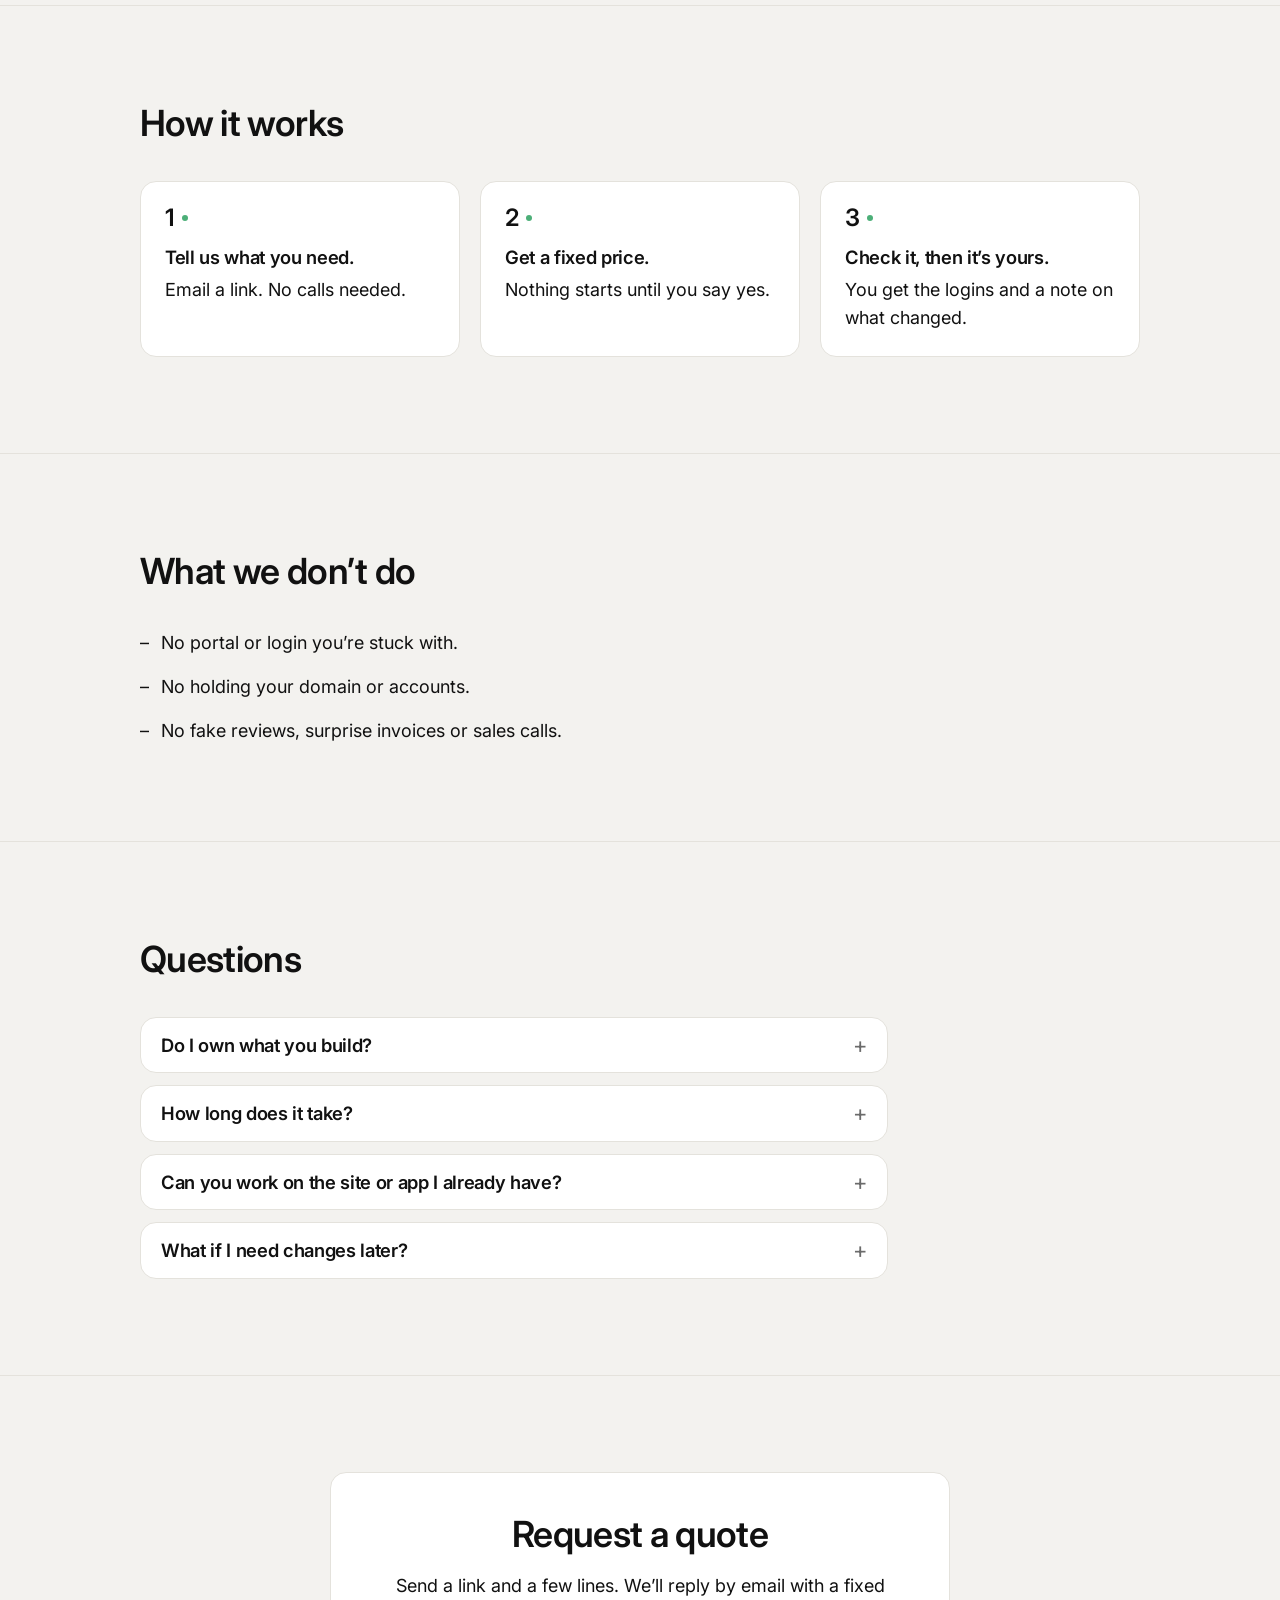
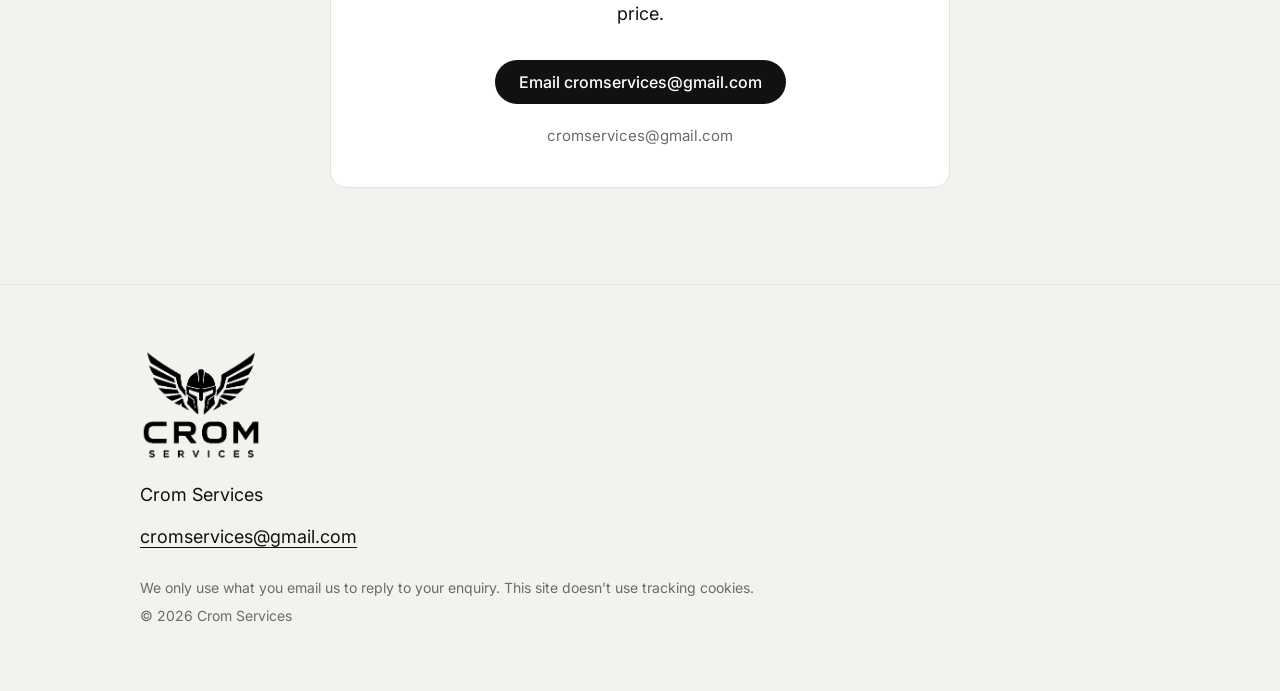
<file: hero-a/index.html>
<!DOCTYPE html><html lang="en-AU"><head><meta charSet="utf-8"/><meta name="viewport" content="width=device-width, initial-scale=1"/><link rel="preload" as="image" href="img/logo-v26-lock-inverse-transparent-tight.png"/><link rel="preload" as="image" href="img/v3/hero-wb-before.webp"/><link rel="preload" as="image" href="img/v3/hero-wb-after.webp"/><link rel="stylesheet" href="styles-aUSenI5b.css" data-precedence="default"/><link rel="stylesheet" href="https://fonts.googleapis.com/css2?family=Inter:wght@400;500;600;700&amp;display=swap" data-precedence="default"/><meta name="robots" content="noindex, nofollow, noarchive"/><meta name="googlebot" content="noindex, nofollow"/><title>Preview, not live · Crom Services | Automation, API and Website Fixes from Australia</title><meta name="author" content="Crom Services"/><meta property="og:type" content="website"/><meta property="og:site_name" content="Crom Services"/><meta property="og:locale" content="en_AU"/><meta name="description" content="We fix Wix, Lovable and WordPress sites, finish half-built apps and connect your tools. Fixed price before we start, and your accounts stay yours."/><meta property="og:title" content="Crom Services | Automation, API and Website Fixes from Australia"/><meta property="og:description" content="We fix Wix, Lovable and WordPress sites, finish half-built apps and connect your tools. Fixed price before we start, and your accounts stay yours."/><meta property="og:image" content="https://cromservices.github.io/homepage-preview/img/v3/og-home-1200x630.jpg"/><meta property="og:image:width" content="1200"/><meta property="og:image:height" content="630"/><meta property="og:image:type" content="image/jpeg"/><meta property="og:image:alt" content="Gannet Street Kitchen orders before and after: 3 made and only 2 arrived in stock, then 3 made and all 3 arrived, once each. Fix it. Finish it. Connect it."/><meta name="twitter:card" content="summary_large_image"/><meta name="twitter:title" content="Crom Services | Automation, API and Website Fixes from Australia"/><meta name="twitter:description" content="We fix Wix, Lovable and WordPress sites, finish half-built apps and connect your tools. Fixed price before we start, and your accounts stay yours."/><meta name="twitter:image" content="https://cromservices.github.io/homepage-preview/img/v3/og-home-1200x630.jpg"/><meta name="twitter:image:alt" content="Gannet Street Kitchen orders before and after: 3 made and only 2 arrived in stock, then 3 made and all 3 arrived, once each. Fix it. Finish it. Connect it."/><link rel="icon" href="img/favicon.ico" type="image/x-icon"/><link rel="preconnect" href="https://fonts.googleapis.com"/><link rel="preconnect" href="https://fonts.gstatic.com" crossorigin="anonymous"/></head><body><div role="note" style="position:sticky;top:0;z-index:70;background:#111111;color:#ffffff;font:500 14px/1.4 Inter,system-ui,sans-serif;text-align:center;padding:8px 16px;white-space:nowrap;height:37px;box-sizing:border-box">Preview, not live · hero option A</div><!--$--><a href="#main" class="skip-link">Skip to content</a><header style="top:37px" class="sticky top-0 z-50 border-b border-rule bg-paper"><div class="shell flex items-center justify-between gap-4 py-3"><a href="#top" aria-label="Crom Services, back to the top of the page" class="inline-flex min-h-11 items-center"><img src="img/logo-v26-lock-inverse-transparent-tight.png" alt="Crom Services" width="526" height="481" class="h-16 w-auto md:h-[84px]"/></a><a href="#quote" class="inline-flex min-h-11 cursor-pointer items-center justify-center rounded-full px-6 py-2.5 text-center text-base font-medium no-underline transition-colors disabled:pointer-events-none disabled:opacity-50 bg-ink text-surface hover:bg-ink-hover shrink-0 whitespace-nowrap">Request a quote</a></div></header><main id="main"><section id="top" class="shell pt-14 pb-16 md:pt-24 md:pb-24"><div class="grid items-start gap-10 md:grid-cols-2 md:gap-12"><div class="min-w-0"><h1 class="text-[2.05rem] leading-[1.18] md:text-[3.4rem] md:leading-[1.12]"><span class="block">Fix it. Finish it.</span><span class="block">Connect it.</span></h1><p class="mt-6 max-w-[62ch] text-[1.0625rem] md:text-[1.2rem]">We fix Wix, Lovable and WordPress sites, finish half-built apps and connect the tools you already use.</p><p class="mt-5 max-w-[62ch] text-[0.9375rem] leading-relaxed text-ink-soft">Fixed price. Your accounts stay yours.</p><div class="mt-9 flex flex-col gap-3 sm:flex-row"><a href="#services" class="inline-flex min-h-11 cursor-pointer items-center justify-center rounded-full px-6 py-2.5 text-center text-base font-medium no-underline transition-colors disabled:pointer-events-none disabled:opacity-50 bg-ink text-surface hover:bg-ink-hover w-full sm:w-auto">See what we do</a><a href="#quote" class="inline-flex min-h-11 cursor-pointer items-center justify-center rounded-full px-6 py-2.5 text-center text-base font-medium no-underline transition-colors disabled:pointer-events-none disabled:opacity-50 border border-ink bg-transparent text-ink hover:bg-ink/6 w-full sm:w-auto">Request a quote</a></div></div><div class="min-w-0 rounded-lg border border-rule bg-surface p-4 md:p-5"><div class="grid grid-cols-1 sm:grid-cols-2 md:grid-cols-1 items-start gap-3"><figure class="m-0 min-w-0"><img src="img/v3/hero-wb-before.webp" alt="A booking page on a phone, stuck on “Loading available times…”" width="560" height="311" loading="eager" decoding="async" class="block h-auto w-full rounded-md border border-rule bg-paper"/><figcaption class="mt-2 text-[0.875rem] font-medium leading-snug">Before: bookings stuck</figcaption></figure><figure class="m-0 min-w-0"><img src="img/v3/hero-wb-after.webp" alt="The same booking page after the fix: Saturday’s morning times ready to book" width="560" height="307" loading="eager" decoding="async" class="block h-auto w-full rounded-md border border-rule bg-paper"/><figcaption class="mt-2 text-[0.875rem] font-medium leading-snug">After: Saturday’s times are back</figcaption></figure></div></div></div></section><section id="services" class="border-t border-rule"><div class="shell py-16 md:py-24"><div data-reveal="true"><h2 class="text-[1.75rem] md:text-[2.25rem]">What we can help with</h2><p class="mt-4 max-w-[62ch]">Pick the problem that sounds like yours.</p></div><ul class="mt-9 grid gap-5 md:grid-cols-2"><li id="website-fixes" data-reveal="true" class="flex min-w-0 flex-col rounded-lg border border-rule bg-surface p-6 md:p-7"><h3 class="text-[1.3rem] md:text-[1.45rem]">Website fixes</h3><p class="mt-1 text-[0.875rem] text-ink-soft">Sample: Quarrylight Studio projects page</p><p class="mt-4 text-[1.05rem] font-medium leading-snug md:text-[1.1rem]">“My site looks broken on phones, and enquiries have gone quiet.”</p><div class="mt-5 grid grid-cols-2 items-start gap-3"><figure class="m-0 min-w-0"><img src="img/v3/web-before-projects.webp" alt="Projects page on a phone before the fix: squashed text, then a blank screen" width="520" height="1085" loading="lazy" decoding="async" class="block h-auto w-full rounded-md border border-rule bg-paper"/><figcaption class="mt-2 text-[0.875rem] font-medium leading-snug">Before: squashed text, then a blank screen</figcaption></figure><figure class="m-0 min-w-0"><img src="img/v3/web-after-projects.webp" alt="The same page after the fix: readable intro, one filter and the first project" width="520" height="1085" loading="lazy" decoding="async" class="block h-auto w-full rounded-md border border-rule bg-paper"/><figcaption class="mt-2 text-[0.875rem] font-medium leading-snug">After: readable, projects straight underneath</figcaption></figure></div><p class="mt-5">Readable on every phone, with the work up front.</p><details class="group mt-5 rounded-lg border border-rule bg-paper"><summary class="flex min-h-11 cursor-pointer items-center justify-between gap-4 px-4 py-3 font-semibold">How we fixed it<span aria-hidden="true" class="shrink-0 text-[1.3rem] leading-none text-ink-soft transition-transform duration-200 group-open:rotate-45">+</span></summary><div class="px-4 pb-4"><ol class="space-y-2.5"><li class="flex gap-3"><span aria-hidden="true" class="mt-[0.1rem] inline-flex h-6 w-6 shrink-0 items-center justify-center rounded-full border border-rule bg-surface text-[0.8125rem] font-semibold">1</span><span>Send us the link and what’s wrong.</span></li><li class="flex gap-3"><span aria-hidden="true" class="mt-[0.1rem] inline-flex h-6 w-6 shrink-0 items-center justify-center rounded-full border border-rule bg-surface text-[0.8125rem] font-semibold">2</span><span>Get a fixed quote for the fix, or for a rebuild.</span></li><li class="flex gap-3"><span aria-hidden="true" class="mt-[0.1rem] inline-flex h-6 w-6 shrink-0 items-center justify-center rounded-full border border-rule bg-surface text-[0.8125rem] font-semibold">3</span><span>We fix it on your own account and check it on phone, tablet and desktop.</span></li></ol><p class="mt-4 text-[0.9375rem] text-ink-soft">What we found: squashed text, a stray label and a screen of empty space. We fixed what hid the projects first.</p></div></details><div class="mt-auto pt-6"><div class="border-t border-rule pt-5"><p class="font-semibold">Fixed quote</p><ul class="mt-1"><li><a href="https://www.generalpower.com.au" target="_blank" rel="noopener noreferrer" class="inline-block py-[0.6rem] font-medium underline underline-offset-4 hover:no-underline">See a Wix site we rebuilt<span class="sr-only"> (opens in a new tab)</span></a></li><li><a href="https://cromservices.wixstudio.com/crom-demo-portfolio" target="_blank" rel="noopener noreferrer" class="inline-block py-[0.6rem] font-medium underline underline-offset-4 hover:no-underline">Quarrylight Studio, a Wix portfolio<span class="sr-only"> (opens in a new tab)</span></a></li></ul></div></div></li><li id="booking" data-reveal="true" class="flex min-w-0 flex-col rounded-lg border border-rule bg-surface p-6 md:p-7"><h3 class="text-[1.3rem] md:text-[1.45rem]">Booking</h3><p class="mt-1 text-[0.875rem] text-ink-soft">Sample: Saltbush Dog Grooming booking fix</p><p class="mt-4 text-[1.05rem] font-medium leading-snug md:text-[1.1rem]">“My booking page let two people take the same time.”</p><div class="mt-5 grid grid-cols-2 items-start gap-3"><figure class="m-0 min-w-0"><img src="img/v3/book-before-9am.webp" alt="Booking times for Wednesday before the fix: 9:00 am still open after it was booked" width="560" height="546" loading="lazy" decoding="async" class="block h-auto w-full rounded-md border border-rule bg-paper"/><figcaption class="mt-2 text-[0.875rem] font-medium leading-snug">Before: 9am still open after it’s booked</figcaption></figure><figure class="m-0 min-w-0"><img src="img/v3/book-after-9am.webp" alt="The same day after the fix: 9:00 am and the other booked times show as taken" width="560" height="546" loading="lazy" decoding="async" class="block h-auto w-full rounded-md border border-rule bg-paper"/><figcaption class="mt-2 text-[0.875rem] font-medium leading-snug">After: booked times show as taken</figcaption></figure></div><p class="mt-5">Each time books once, and new bookings show on your desk straight away.</p><details class="group mt-5 rounded-lg border border-rule bg-paper"><summary class="flex min-h-11 cursor-pointer items-center justify-between gap-4 px-4 py-3 font-semibold">How we fixed it<span aria-hidden="true" class="shrink-0 text-[1.3rem] leading-none text-ink-soft transition-transform duration-200 group-open:rotate-45">+</span></summary><div class="px-4 pb-4"><ol class="space-y-2.5"><li class="flex gap-3"><span aria-hidden="true" class="mt-[0.1rem] inline-flex h-6 w-6 shrink-0 items-center justify-center rounded-full border border-rule bg-surface text-[0.8125rem] font-semibold">1</span><span>Booked times now show as taken for everyone.</span></li><li class="flex gap-3"><span aria-hidden="true" class="mt-[0.1rem] inline-flex h-6 w-6 shrink-0 items-center justify-center rounded-full border border-rule bg-surface text-[0.8125rem] font-semibold">2</span><span>If two people try at once, the second is asked to pick another time.</span></li><li class="flex gap-3"><span aria-hidden="true" class="mt-[0.1rem] inline-flex h-6 w-6 shrink-0 items-center justify-center rounded-full border border-rule bg-surface text-[0.8125rem] font-semibold">3</span><span>New bookings appear on your desk without a reload.</span></li></ol><p class="mt-4 text-[0.9375rem] text-ink-soft">We found nine problems. Fixed first: the four that stop launch, double bookings first. Then the next three. Flagged for later: two that don’t lose bookings.</p></div></details><div class="mt-auto pt-6"><div class="border-t border-rule pt-5"><p class="font-semibold">Fixed quote</p><ul class="mt-1"><li><a href="https://little-chip-dental.lovable.app/" target="_blank" rel="noopener noreferrer" class="inline-block py-[0.6rem] font-medium underline underline-offset-4 hover:no-underline">Little Chip Dental booking site<span class="sr-only"> (opens in a new tab)</span></a></li></ul></div></div></li><li id="api-sync" data-reveal="true" class="flex min-w-0 flex-col rounded-lg border border-rule bg-surface p-6 md:p-7"><h3 class="text-[1.3rem] md:text-[1.45rem]">API and webhook sync</h3><p class="mt-1 text-[0.875rem] text-ink-soft">Sample: Gannet Street Kitchen shop-to-stock sync</p><p class="mt-4 text-[1.05rem] font-medium leading-snug md:text-[1.1rem]">“Orders from my online shop don’t always reach my stock list.”</p><div class="mt-5 grid grid-cols-2 items-start gap-3"><figure class="m-0 min-w-0"><img src="img/v3/api-before-orders.webp" alt="Before: 3 orders made, 2 arrived in stock. One arrived twice and one never arrived." width="492" height="403" loading="lazy" decoding="async" class="block h-auto w-full rounded-md border border-rule bg-paper"/><figcaption class="mt-2 text-[0.875rem] font-medium leading-snug">Before: 3 orders made, 2 arrived, 1 twice</figcaption></figure><figure class="m-0 min-w-0"><img src="img/v3/api-after-orders.webp" alt="After: 3 orders made, 3 arrived in stock. The repeat was stopped and a fake order was turned away." width="492" height="403" loading="lazy" decoding="async" class="block h-auto w-full rounded-md border border-rule bg-paper"/><figcaption class="mt-2 text-[0.875rem] font-medium leading-snug">After: 3 made, 3 arrived, once each</figcaption></figure></div><p class="mt-5">Every order arrives once. Fake orders are turned away.</p><details class="group mt-5 rounded-lg border border-rule bg-paper"><summary class="flex min-h-11 cursor-pointer items-center justify-between gap-4 px-4 py-3 font-semibold">How we fixed it<span aria-hidden="true" class="shrink-0 text-[1.3rem] leading-none text-ink-soft transition-transform duration-200 group-open:rotate-45">+</span></summary><div class="px-4 pb-4"><ol class="space-y-2.5"><li class="flex gap-3"><span aria-hidden="true" class="mt-[0.1rem] inline-flex h-6 w-6 shrink-0 items-center justify-center rounded-full border border-rule bg-surface text-[0.8125rem] font-semibold">1</span><span>Name the two tools that should talk to each other.</span></li><li class="flex gap-3"><span aria-hidden="true" class="mt-[0.1rem] inline-flex h-6 w-6 shrink-0 items-center justify-center rounded-full border border-rule bg-surface text-[0.8125rem] font-semibold">2</span><span>Missing orders are sent again, and repeats are stopped.</span></li><li class="flex gap-3"><span aria-hidden="true" class="mt-[0.1rem] inline-flex h-6 w-6 shrink-0 items-center justify-center rounded-full border border-rule bg-surface text-[0.8125rem] font-semibold">3</span><span>One connection, checked and handed over.</span></li></ol><img src="img/v3/api-triage.webp" alt="What we checked: 1 order never arrived and 1 arrived twice. Fixed first: missing orders, then duplicates. Flagged for later: orders from before the switch-on." width="1100" height="483" loading="lazy" decoding="async" class="mt-4 block h-auto w-full rounded-md border border-rule"/></div></details><div class="mt-auto pt-6"><div class="border-t border-rule pt-5"><p class="font-semibold">API &amp; webhook pack · US$950</p><ul class="mt-1"><li><a href="https://cromservices.github.io/job-page-sample/packs/" target="_blank" rel="noopener noreferrer" class="inline-block py-[0.6rem] font-medium underline underline-offset-4 hover:no-underline">See what’s in the pack<span class="sr-only"> (opens in a new tab)</span></a></li></ul></div></div></li><li id="review" data-reveal="true" class="flex min-w-0 flex-col rounded-lg border border-rule bg-surface p-6 md:p-7"><h3 class="text-[1.3rem] md:text-[1.45rem]">Review and audit</h3><p class="mt-1 text-[0.875rem] text-ink-soft">Sample: Saltbush Dog Grooming booking review</p><p class="mt-4 text-[1.05rem] font-medium leading-snug md:text-[1.1rem]">“We’ve paid for a site, and we’re not sure it’s right.”</p><div class="mt-5 grid grid-cols-2 items-start gap-3"><figure class="m-0 min-w-0"><img src="img/v3/review-before-time.webp" alt="Booking times on a phone before the fix, with no time zone shown" width="560" height="934" loading="lazy" decoding="async" class="block h-auto w-full rounded-md border border-rule bg-paper"/><figcaption class="mt-2 text-[0.875rem] font-medium leading-snug">Before: times with no time zone</figcaption></figure><figure class="m-0 min-w-0"><img src="img/v3/review-after-time.webp" alt="The same times after the fix, marked studio time, with “That’s 12:00 pm your time.” underneath" width="560" height="993" loading="lazy" decoding="async" class="block h-auto w-full rounded-md border border-rule bg-paper"/><figcaption class="mt-2 text-[0.875rem] font-medium leading-snug">After: studio time, plus your own time</figcaption></figure></div><p class="mt-5">A clear verdict and a ranked fix list.</p><details class="group mt-5 rounded-lg border border-rule bg-paper"><summary class="flex min-h-11 cursor-pointer items-center justify-between gap-4 px-4 py-3 font-semibold">How we fixed it<span aria-hidden="true" class="shrink-0 text-[1.3rem] leading-none text-ink-soft transition-transform duration-200 group-open:rotate-45">+</span></summary><div class="px-4 pb-4"><ol class="space-y-2.5"><li class="flex gap-3"><span aria-hidden="true" class="mt-[0.1rem] inline-flex h-6 w-6 shrink-0 items-center justify-center rounded-full border border-rule bg-surface text-[0.8125rem] font-semibold">1</span><span>Tell us what to check: a website, an app or an automation.</span></li><li class="flex gap-3"><span aria-hidden="true" class="mt-[0.1rem] inline-flex h-6 w-6 shrink-0 items-center justify-center rounded-full border border-rule bg-surface text-[0.8125rem] font-semibold">2</span><span>Get a clear verdict, with fixes ranked by what they’d cost you.</span></li><li class="flex gap-3"><span aria-hidden="true" class="mt-[0.1rem] inline-flex h-6 w-6 shrink-0 items-center justify-center rounded-full border border-rule bg-surface text-[0.8125rem] font-semibold">3</span><span>Get an hours estimate, so you decide what to fix first.</span></li></ol><img src="img/v3/review-triage.webp" alt="Our ranking for the booking site: fix now, fix next and flagged for later, each with a one-line reason" width="840" height="930" loading="lazy" decoding="async" class="mt-4 block h-auto w-full rounded-md border border-rule"/></div></details><div class="mt-auto pt-6"><div class="border-t border-rule pt-5"><p class="font-semibold">Review / audit pack · US$450</p><ul class="mt-1"><li><a href="https://cromservices.github.io/job-page-sample/packs/" target="_blank" rel="noopener noreferrer" class="inline-block py-[0.6rem] font-medium underline underline-offset-4 hover:no-underline">See what’s in the pack<span class="sr-only"> (opens in a new tab)</span></a></li></ul></div></div></li><li id="app-fix" data-reveal="true" class="flex min-w-0 flex-col rounded-lg border border-rule bg-surface p-6 md:p-7"><h3 class="text-[1.3rem] md:text-[1.45rem]">App fix and finish</h3><p class="mt-4 text-[1.05rem] font-medium leading-snug md:text-[1.1rem]">“My app nearly works, but it isn’t ready for real customers.”</p><p class="mt-5">The last gaps fixed on your own accounts, ready to launch.</p><details class="group mt-5 rounded-lg border border-rule bg-paper"><summary class="flex min-h-11 cursor-pointer items-center justify-between gap-4 px-4 py-3 font-semibold">What you get<span aria-hidden="true" class="shrink-0 text-[1.3rem] leading-none text-ink-soft transition-transform duration-200 group-open:rotate-45">+</span></summary><div class="px-4 pb-4"><ol class="space-y-2.5"><li class="flex gap-3"><span aria-hidden="true" class="mt-[0.1rem] inline-flex h-6 w-6 shrink-0 items-center justify-center rounded-full border border-rule bg-surface text-[0.8125rem] font-semibold">1</span><span>Send us the app and a list of what isn’t working.</span></li><li class="flex gap-3"><span aria-hidden="true" class="mt-[0.1rem] inline-flex h-6 w-6 shrink-0 items-center justify-center rounded-full border border-rule bg-surface text-[0.8125rem] font-semibold">2</span><span>Agree a fixed price for one fix or a short finish list.</span></li><li class="flex gap-3"><span aria-hidden="true" class="mt-[0.1rem] inline-flex h-6 w-6 shrink-0 items-center justify-center rounded-full border border-rule bg-surface text-[0.8125rem] font-semibold">3</span><span>We fix it, check every step on your own web address and send a short note on what changed.</span></li></ol></div></details><div class="mt-auto pt-6"><div class="border-t border-rule pt-5"><p class="font-semibold">Fixed quote</p><ul class="mt-1"><li><a href="mailto:cromservices@gmail.com?subject=App%20fix%20and%20finish&amp;body=Hi%20Crom%20Services%2C%0A%0ALink%20to%20the%20app%3A%0AWhat%20it%20is%20built%20with%20%28Lovable%20or%20other%29%3A%0AWhat%20isn%E2%80%99t%20working%3A%0A" class="inline-block py-[0.6rem] font-medium underline underline-offset-4 hover:no-underline">Ask about an app fix</a></li><li><a href="https://little-chip-dental.lovable.app/" target="_blank" rel="noopener noreferrer" class="inline-block py-[0.6rem] font-medium underline underline-offset-4 hover:no-underline">Little Chip Dental, a Lovable app<span class="sr-only"> (opens in a new tab)</span></a></li></ul></div></div></li><li id="workflow" data-reveal="true" class="flex min-w-0 flex-col rounded-lg border border-rule bg-surface p-6 md:p-7"><h3 class="text-[1.3rem] md:text-[1.45rem]">Workflow and FAQ</h3><p class="mt-4 text-[1.05rem] font-medium leading-snug md:text-[1.1rem]">“I answer the same questions all day.”</p><p class="mt-5">Quick answers from your own information, and a person for anything tricky.</p><details class="group mt-5 rounded-lg border border-rule bg-paper"><summary class="flex min-h-11 cursor-pointer items-center justify-between gap-4 px-4 py-3 font-semibold">What you get<span aria-hidden="true" class="shrink-0 text-[1.3rem] leading-none text-ink-soft transition-transform duration-200 group-open:rotate-45">+</span></summary><div class="px-4 pb-4"><ol class="space-y-2.5"><li class="flex gap-3"><span aria-hidden="true" class="mt-[0.1rem] inline-flex h-6 w-6 shrink-0 items-center justify-center rounded-full border border-rule bg-surface text-[0.8125rem] font-semibold">1</span><span>Pick one workflow, or one set of customer questions.</span></li><li class="flex gap-3"><span aria-hidden="true" class="mt-[0.1rem] inline-flex h-6 w-6 shrink-0 items-center justify-center rounded-full border border-rule bg-surface text-[0.8125rem] font-semibold">2</span><span>It’s set up in the tools you already use, then checked and handed over.</span></li><li class="flex gap-3"><span aria-hidden="true" class="mt-[0.1rem] inline-flex h-6 w-6 shrink-0 items-center justify-center rounded-full border border-rule bg-surface text-[0.8125rem] font-semibold">3</span><span>You pay any running costs directly.</span></li></ol></div></details><div class="mt-auto pt-6"><div class="border-t border-rule pt-5"><p class="font-semibold">Workflow and FAQ pack · US$950</p><ul class="mt-1"><li><a href="https://cromservices.github.io/job-page-sample/packs/" target="_blank" rel="noopener noreferrer" class="inline-block py-[0.6rem] font-medium underline underline-offset-4 hover:no-underline">See what’s in the pack<span class="sr-only"> (opens in a new tab)</span></a></li></ul></div></div></li></ul></div></section><section id="packs" class="border-t border-rule"><div class="shell py-16 md:py-24"><h2 data-reveal="true" class="text-[1.75rem] md:text-[2.25rem]">Fixed-price packs</h2><p data-reveal="true" class="mt-4 max-w-[62ch]">Prices in US dollars, agreed before we start.</p><ul class="mt-9 grid gap-5 md:grid-cols-3"><li data-reveal="true" class="flex flex-col rounded-lg border border-rule bg-surface p-6"><h3 class="text-[1.15rem]">Review / audit</h3><p class="mt-2 text-[1.5rem] font-semibold leading-none tracking-tight">US$450</p></li><li data-reveal="true" class="flex flex-col rounded-lg border border-rule bg-surface p-6"><h3 class="text-[1.15rem]">API &amp; webhook sync</h3><p class="mt-2 text-[1.5rem] font-semibold leading-none tracking-tight">US$950</p></li><li data-reveal="true" class="flex flex-col rounded-lg border border-rule bg-surface p-6"><h3 class="text-[1.15rem]">Workflow and FAQ</h3><p class="mt-2 text-[1.5rem] font-semibold leading-none tracking-tight">US$950</p></li></ul><div data-reveal="true" class="mt-7"><a href="https://cromservices.github.io/job-page-sample/packs/" target="_blank" rel="noopener noreferrer" class="inline-flex min-h-11 cursor-pointer items-center justify-center rounded-full px-6 py-2.5 text-center text-base font-medium no-underline transition-colors disabled:pointer-events-none disabled:opacity-50 border border-ink bg-transparent text-ink hover:bg-ink/6 w-full sm:w-auto">See every pack<span class="sr-only"> (opens in a new tab)</span></a></div><h3 data-reveal="true" class="mt-16 text-[1.35rem] md:mt-20 md:text-[1.6rem]">Website packs</h3><p data-reveal="true" class="mt-3 max-w-[62ch]">Need a whole website? We build on Wix or Lovable.</p><ul class="mt-7 grid gap-5 md:grid-cols-2"><li data-reveal="true" class="flex flex-col overflow-hidden rounded-lg border border-rule bg-surface"><a href="https://www.generalpower.com.au" target="_blank" rel="noopener noreferrer" class="block border-b border-rule"><img src="img/packs-thumb-wix-generalpower-1600x900.webp" alt="Home page of a Wix site we rebuilt for a local electrician" width="1600" height="900" loading="lazy" decoding="async" class="block h-auto w-full object-cover" style="aspect-ratio:16 / 9"/><span class="sr-only"> (opens in a new tab)</span></a><div class="flex flex-1 flex-col p-6"><h4 class="text-[1.15rem] font-semibold tracking-[-0.018em]">Wix site build or rebuild</h4><p class="mt-2">First draft 2 business days after your content. Live 2 business days after sign-off.</p><p class="mt-2 text-[0.9375rem] text-ink-soft">Includes 1 week of fixes after handover.</p><div class="mt-auto pt-6"><a href="https://www.generalpower.com.au" target="_blank" rel="noopener noreferrer" class="inline-flex min-h-11 cursor-pointer items-center justify-center rounded-full px-6 py-2.5 text-center text-base font-medium no-underline transition-colors disabled:pointer-events-none disabled:opacity-50 bg-ink text-surface hover:bg-ink-hover w-full sm:w-auto whitespace-nowrap">Open live Wix rebuild<span class="sr-only"> (opens in a new tab)</span></a></div></div></li><li data-reveal="true" class="flex flex-col overflow-hidden rounded-lg border border-rule bg-surface"><div class="flex flex-1 flex-col p-6"><h4 class="text-[1.15rem] font-semibold tracking-[-0.018em]">Lovable website</h4><p class="mt-2">First draft 2 business days after scope is agreed. Live 2 business days after sign-off.</p><p class="mt-2 text-[0.9375rem] text-ink-soft">Includes 1 week of fixes after handover.</p><div class="mt-auto pt-6"><a href="https://little-chip-dental.lovable.app/" target="_blank" rel="noopener noreferrer" class="inline-flex min-h-11 cursor-pointer items-center justify-center rounded-full px-6 py-2.5 text-center text-base font-medium no-underline transition-colors disabled:pointer-events-none disabled:opacity-50 bg-ink text-surface hover:bg-ink-hover w-full sm:w-auto whitespace-nowrap">Open live Lovable sample<span class="sr-only"> (opens in a new tab)</span></a></div></div></li></ul><p data-reveal="true" class="mt-8 max-w-[68ch] text-[0.875rem] leading-relaxed text-ink-soft">Every job gets a private job page:<!-- --> <a href="https://cromservices.github.io/job-page-sample/" target="_blank" rel="noopener noreferrer" class="text-ink underline underline-offset-4 hover:no-underline">see a sample job page<span class="sr-only"> (opens in a new tab)</span></a>.</p></div></section><section id="how" class="border-t border-rule"><div class="shell py-16 md:py-24"><h2 data-reveal="true" class="text-[1.75rem] md:text-[2.25rem]">How it works</h2><ol class="mt-9 grid gap-5 md:grid-cols-3"><li data-reveal="true" class="rounded-lg border border-rule bg-surface p-6"><p class="flex items-center gap-2"><span class="text-[1.5rem] font-semibold leading-none tracking-tight">1</span><span aria-hidden="true" class="h-1.5 w-1.5 rounded-full bg-accent-green"></span></p><h3 class="mt-4 text-[1.15rem]">Tell us what you need.</h3><p class="mt-2">Email a link. No calls needed.</p></li><li data-reveal="true" class="rounded-lg border border-rule bg-surface p-6"><p class="flex items-center gap-2"><span class="text-[1.5rem] font-semibold leading-none tracking-tight">2</span><span aria-hidden="true" class="h-1.5 w-1.5 rounded-full bg-accent-green"></span></p><h3 class="mt-4 text-[1.15rem]">Get a fixed price.</h3><p class="mt-2">Nothing starts until you say yes.</p></li><li data-reveal="true" class="rounded-lg border border-rule bg-surface p-6"><p class="flex items-center gap-2"><span class="text-[1.5rem] font-semibold leading-none tracking-tight">3</span><span aria-hidden="true" class="h-1.5 w-1.5 rounded-full bg-accent-green"></span></p><h3 class="mt-4 text-[1.15rem]">Check it, then it’s yours.</h3><p class="mt-2">You get the logins and a note on what changed.</p></li></ol></div></section><section id="dont" class="border-t border-rule"><div class="shell py-16 md:py-24"><h2 data-reveal="true" class="text-[1.75rem] md:text-[2.25rem]">What we don’t do</h2><ul data-reveal="true" class="mt-9 max-w-[62ch] space-y-4"><li class="flex gap-3"><span aria-hidden="true" class="shrink-0">–</span><span>No portal or login you’re stuck with.</span></li><li class="flex gap-3"><span aria-hidden="true" class="shrink-0">–</span><span>No holding your domain or accounts.</span></li><li class="flex gap-3"><span aria-hidden="true" class="shrink-0">–</span><span>No fake reviews, surprise invoices or sales calls.</span></li></ul></div></section><section id="faq" class="border-t border-rule"><div class="shell py-16 md:py-24"><h2 data-reveal="true" class="text-[1.75rem] md:text-[2.25rem]">Questions</h2><div data-reveal="true" class="mt-9 max-w-[68ch] space-y-3"><details class="group rounded-lg border border-rule bg-surface"><summary class="flex cursor-pointer items-center justify-between gap-4 px-5 py-4 min-h-11"><h3 class="m-0 text-[1.05rem] font-semibold md:text-[1.15rem]">Do I own what you build?</h3><span aria-hidden="true" class="shrink-0 text-[1.4rem] leading-none text-ink-soft transition-transform duration-200 group-open:rotate-45">+</span></summary><p class="px-5 pb-5">Yes. The domain, hosting and accounts are in your name, and you get the logins.</p></details><details class="group rounded-lg border border-rule bg-surface"><summary class="flex cursor-pointer items-center justify-between gap-4 px-5 py-4 min-h-11"><h3 class="m-0 text-[1.05rem] font-semibold md:text-[1.15rem]">How long does it take?</h3><span aria-hidden="true" class="shrink-0 text-[1.4rem] leading-none text-ink-soft transition-transform duration-200 group-open:rotate-45">+</span></summary><p class="px-5 pb-5">It depends on the job. Every pack and quote comes with a timeline, so you know before you agree to anything.</p></details><details class="group rounded-lg border border-rule bg-surface"><summary class="flex cursor-pointer items-center justify-between gap-4 px-5 py-4 min-h-11"><h3 class="m-0 text-[1.05rem] font-semibold md:text-[1.15rem]">Can you work on the site or app I already have?</h3><span aria-hidden="true" class="shrink-0 text-[1.4rem] leading-none text-ink-soft transition-transform duration-200 group-open:rotate-45">+</span></summary><p class="px-5 pb-5">Yes. Most jobs start with something you already have on Wix, Lovable, WordPress or similar. We fix or finish it rather than start again, unless a rebuild would cost you less.</p></details><details class="group rounded-lg border border-rule bg-surface"><summary class="flex cursor-pointer items-center justify-between gap-4 px-5 py-4 min-h-11"><h3 class="m-0 text-[1.05rem] font-semibold md:text-[1.15rem]">What if I need changes later?</h3><span aria-hidden="true" class="shrink-0 text-[1.4rem] leading-none text-ink-soft transition-transform duration-200 group-open:rotate-45">+</span></summary><p class="px-5 pb-5">Small changes are covered if we look after it on a retainer. Otherwise we quote them one at a time.</p></details></div></div></section><section id="quote" class="border-t border-rule"><div class="shell py-16 md:py-24"><div data-reveal="true" class="mx-auto max-w-[620px] rounded-lg border border-rule bg-surface p-6 text-center md:p-10"><h2 class="text-[1.75rem] md:text-[2.25rem]">Request a quote</h2><p class="mx-auto mt-4 max-w-[48ch]">Send a link and a few lines. We’ll reply by email with a fixed price.</p><div class="mt-8"><a href="mailto:cromservices@gmail.com?subject=Quote%20request&amp;body=Hi%20Crom%20Services%2C%0A%0ABusiness%20name%3A%0AWhat%20you%20need%20help%20with%3A%0ALink%20to%20your%20site%20or%20app%20%28if%20any%29%3A%0AAnything%20else%20we%20should%20know%3A%0A" class="inline-flex min-h-11 cursor-pointer items-center justify-center rounded-full px-6 py-2.5 text-center text-base font-medium no-underline transition-colors disabled:pointer-events-none disabled:opacity-50 bg-ink text-surface hover:bg-ink-hover w-full sm:w-auto whitespace-nowrap">Email cromservices@gmail.com</a></div><p class="mt-5 text-[0.9375rem] text-ink-soft"><span class="selectable whitespace-nowrap">cromservices@gmail.com</span></p></div></div></section></main><footer class="border-t border-rule bg-paper"><div class="shell py-12 md:py-16"><img src="img/logo-v26-lock-inverse-transparent-tight.png" alt="Crom Services" width="526" height="481" class="h-24 w-auto md:h-28"/><div class="mt-5 space-y-1.5"><p>Crom Services</p><p><a href="mailto:cromservices@gmail.com" class="inline-flex min-h-11 items-center underline underline-offset-4 hover:no-underline">cromservices@gmail.com</a></p><p class="pt-3 text-[0.875rem] leading-relaxed text-ink-soft">We only use what you email us to reply to your enquiry. This site doesn’t use tracking cookies.</p><p class="text-[0.875rem] text-ink-soft">© 2026 Crom Services</p></div></div></footer><!--/$--></body></html>
</file>
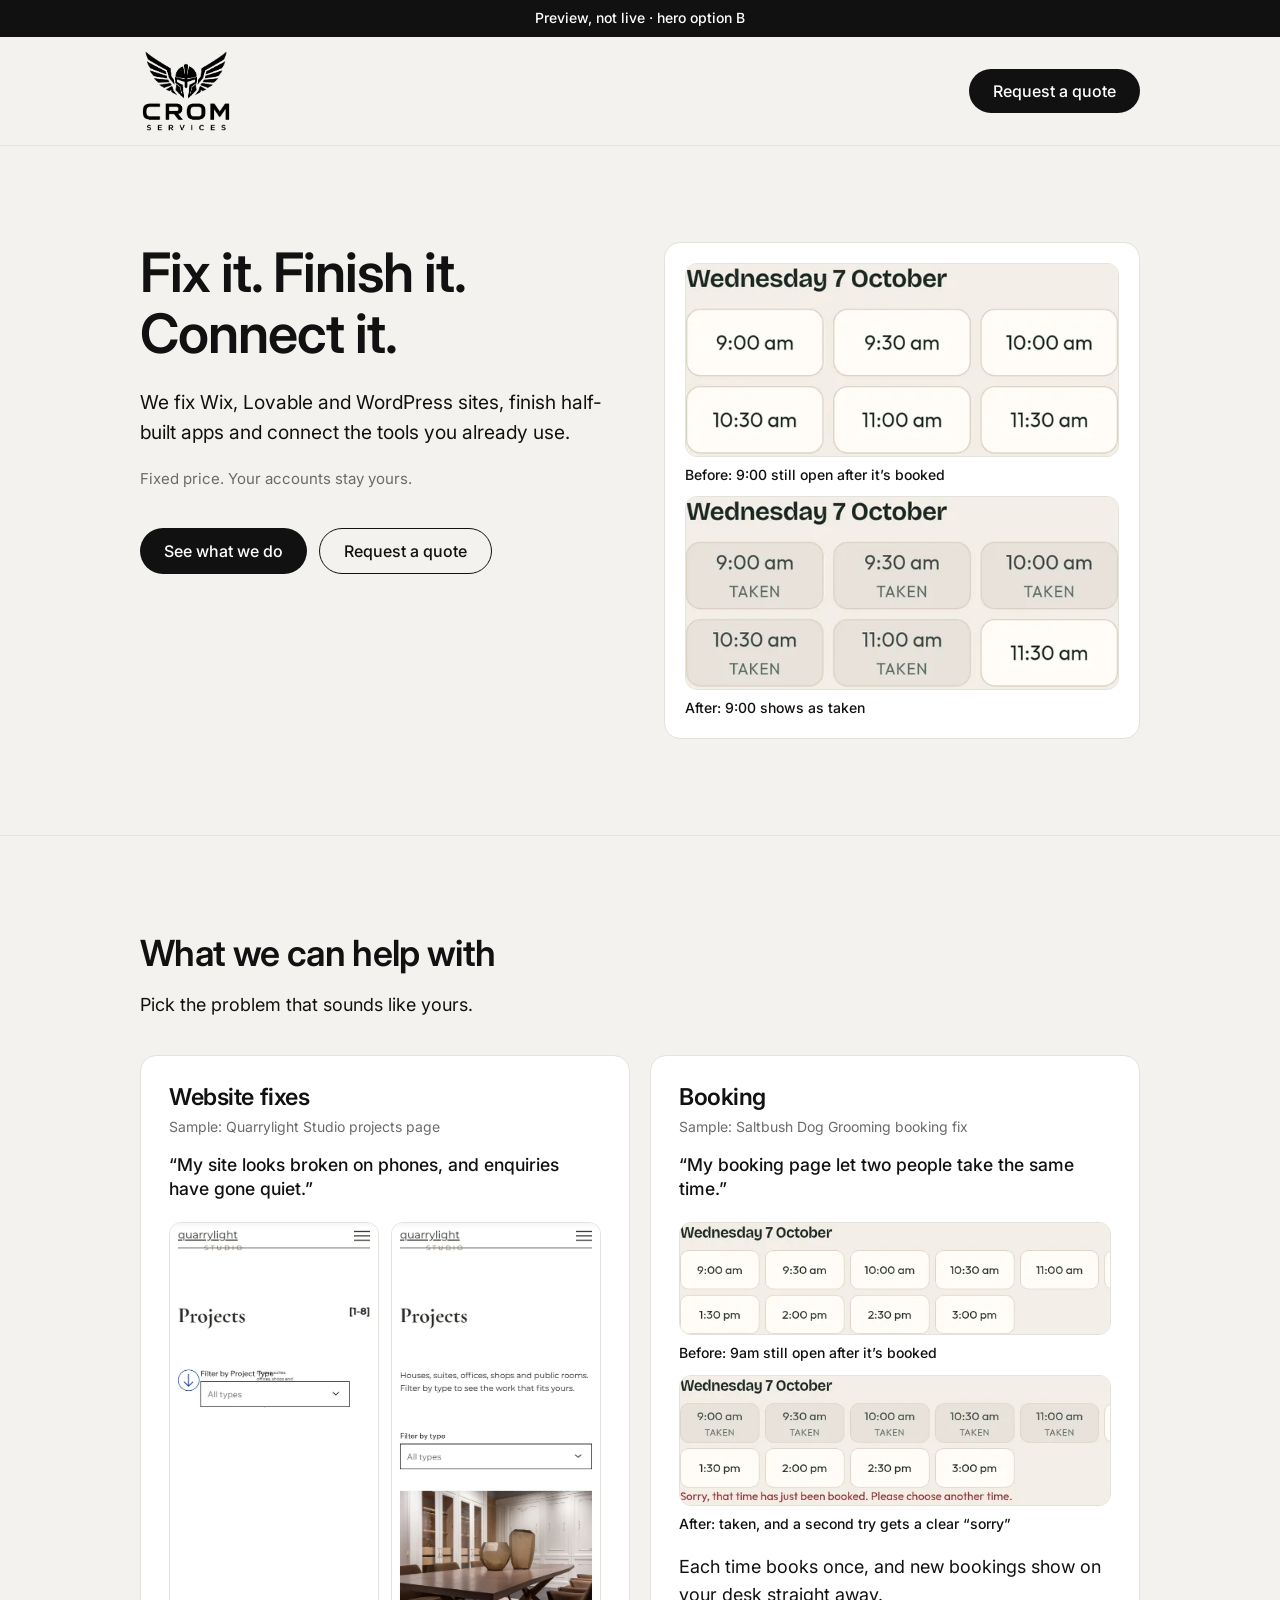
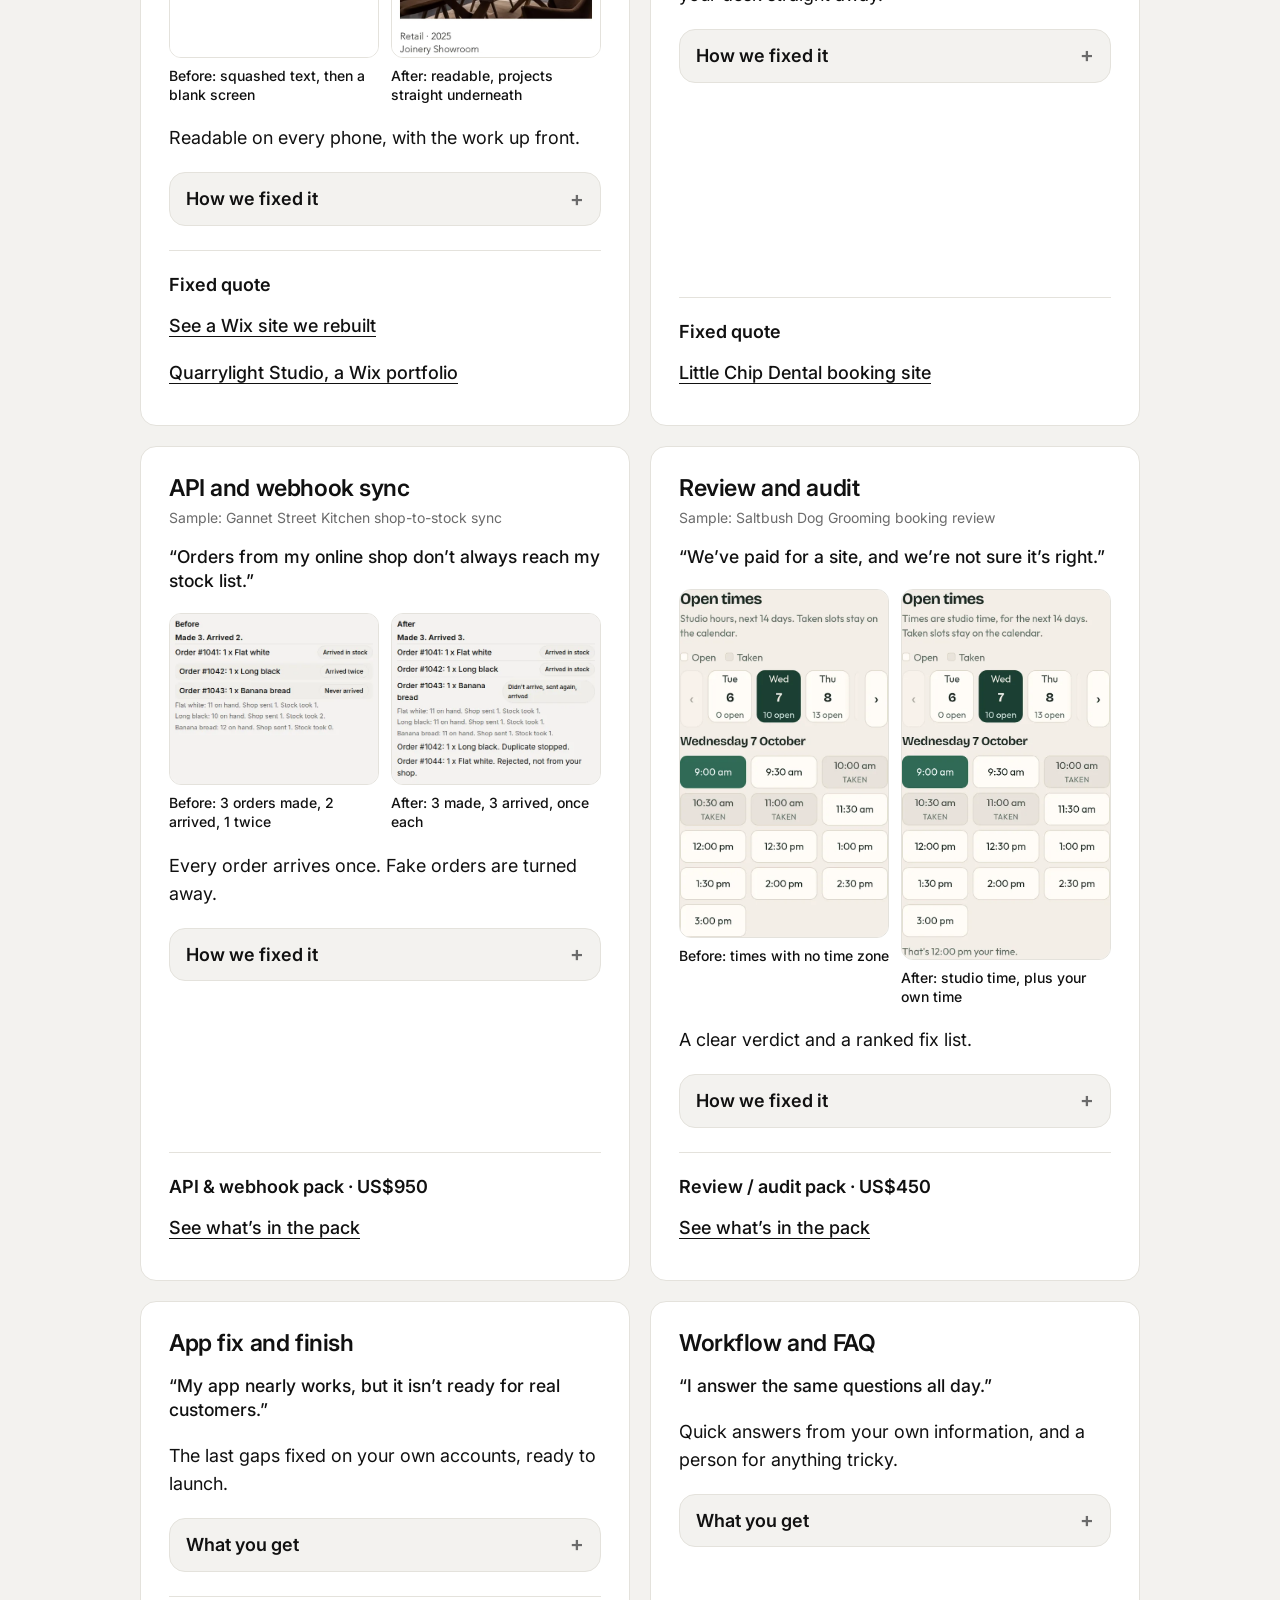
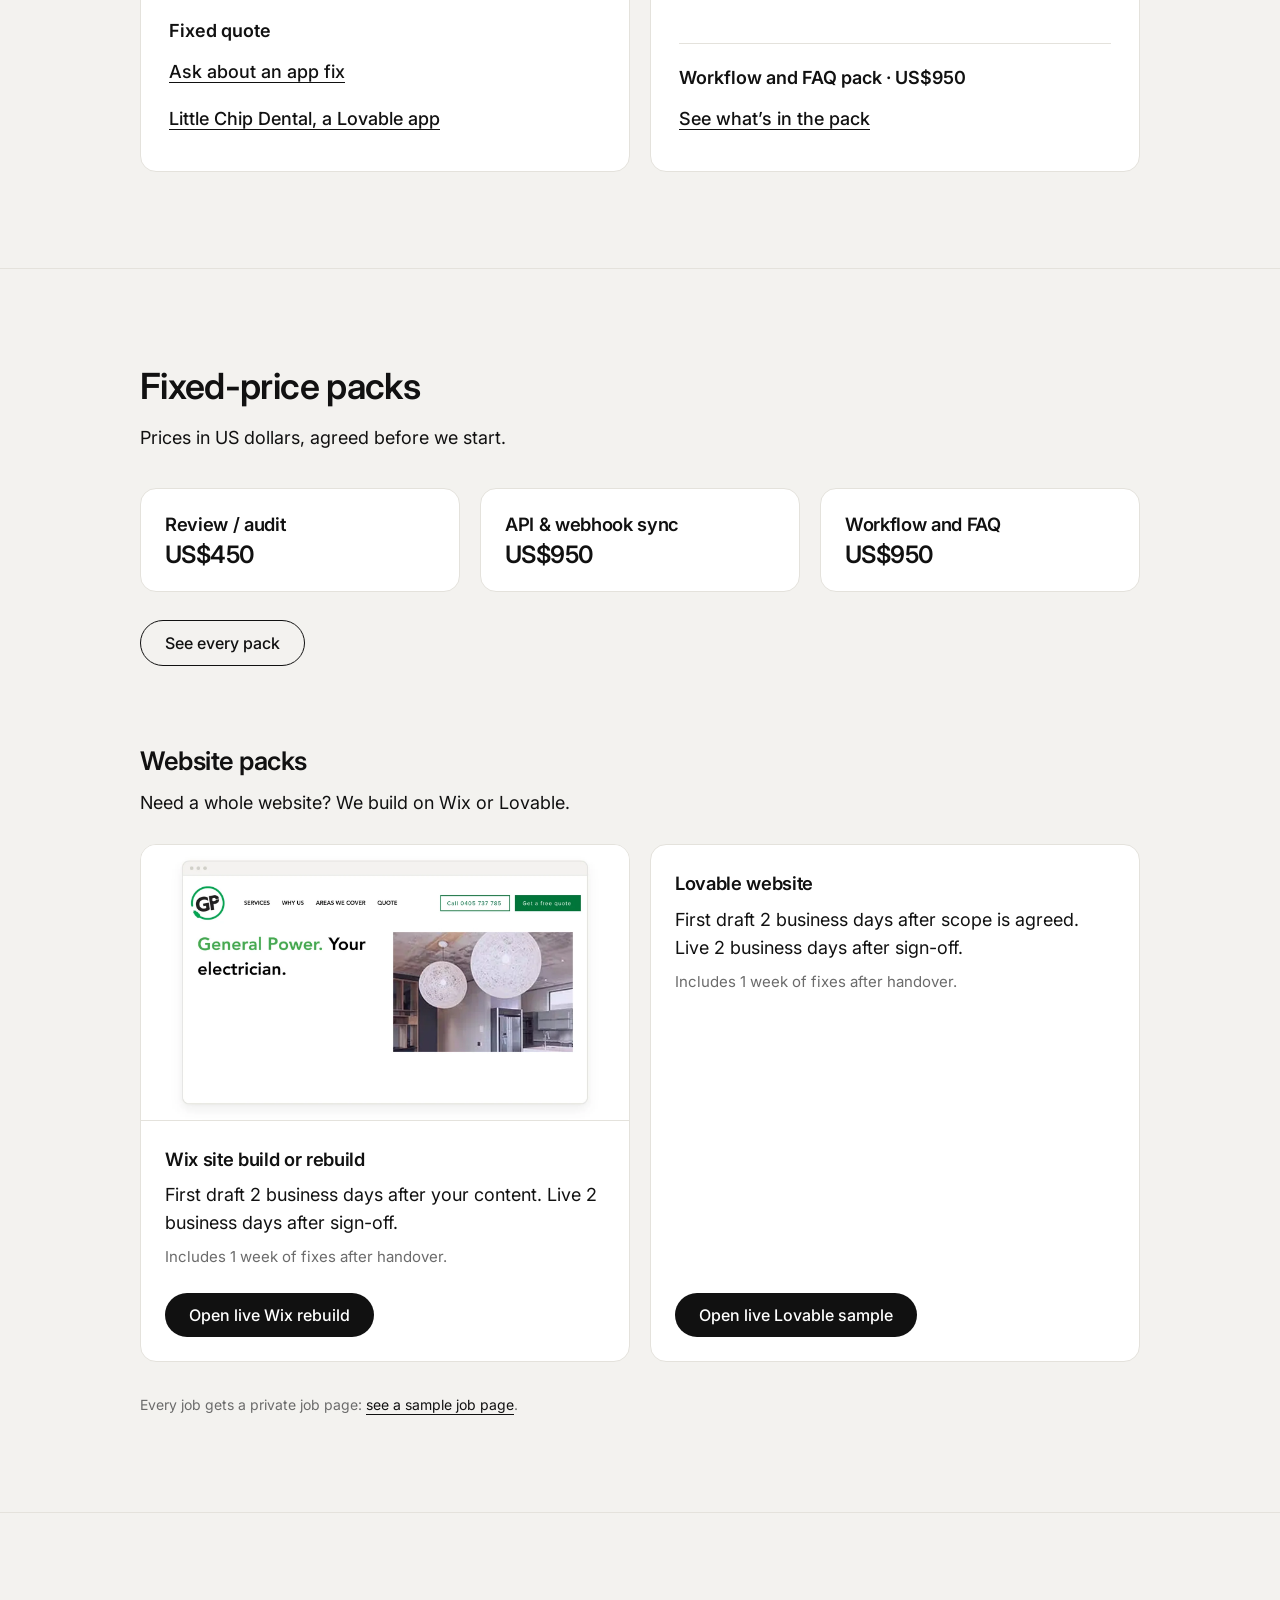
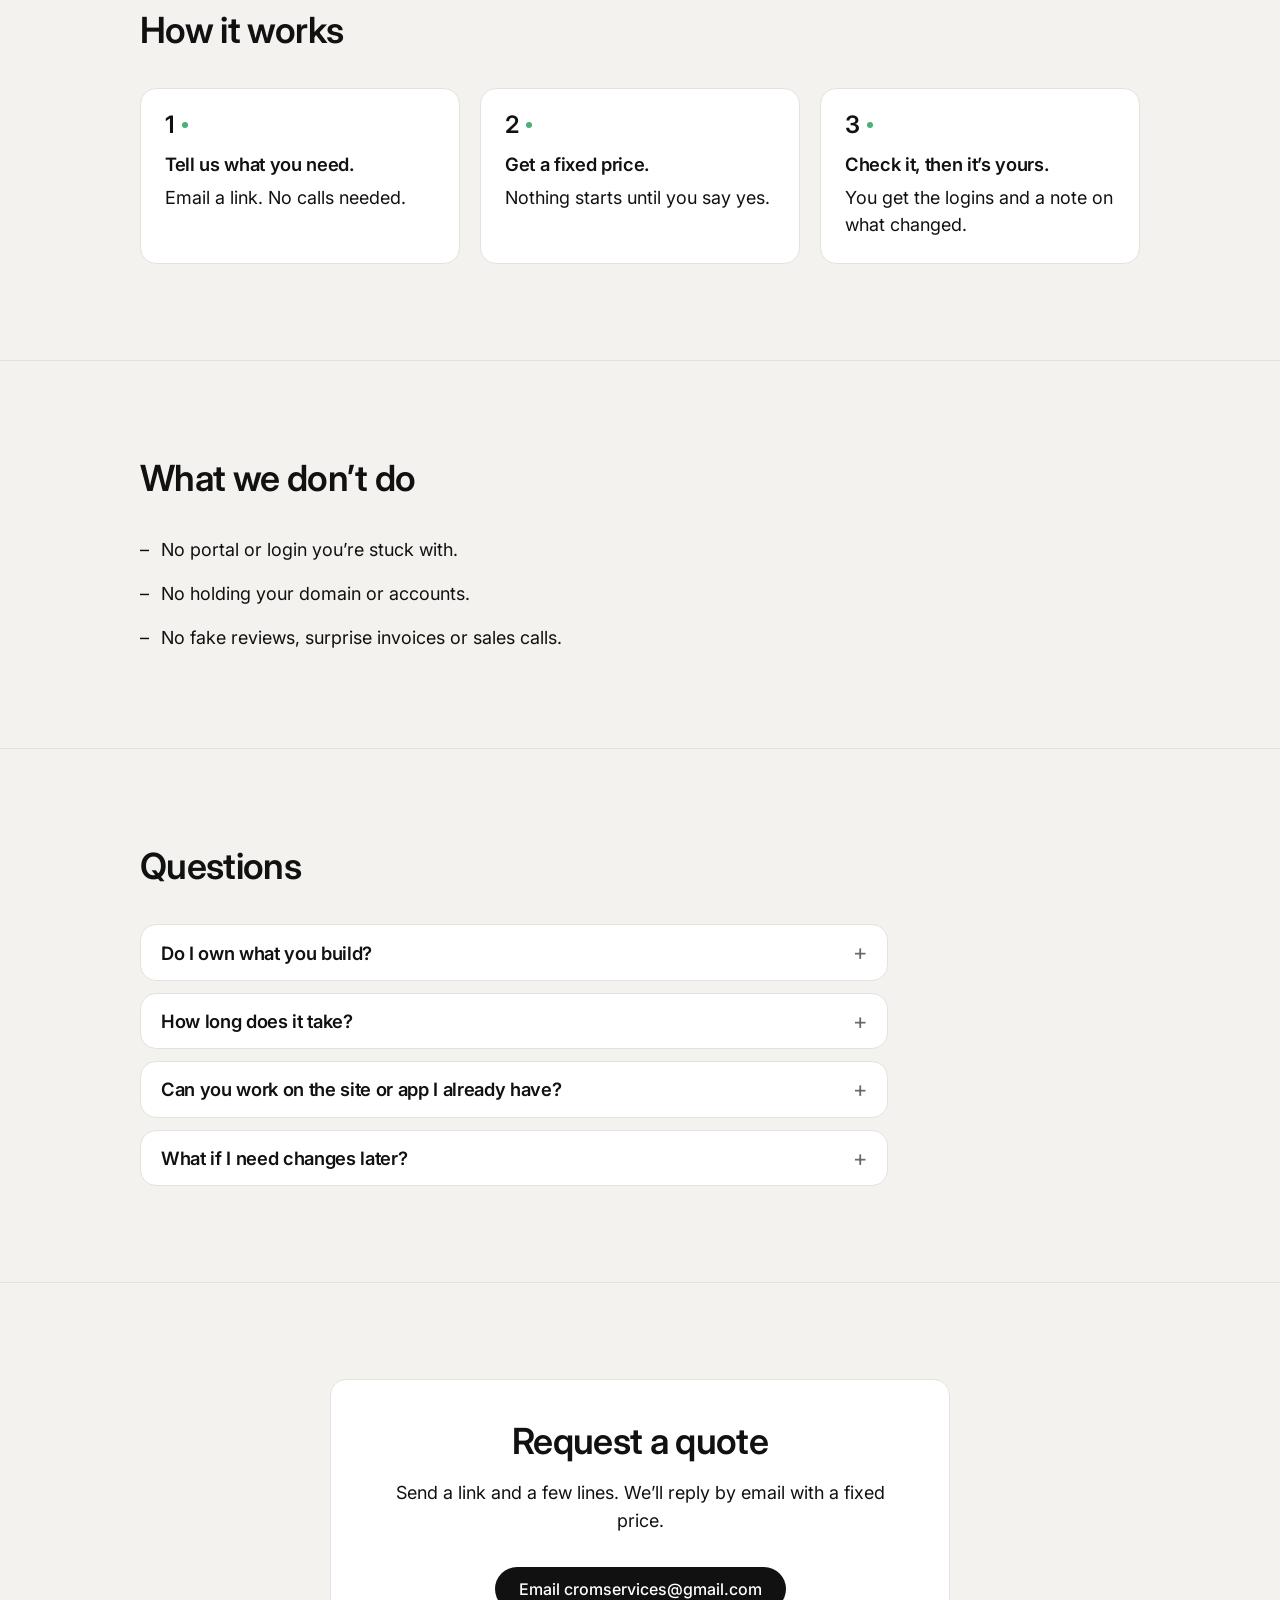
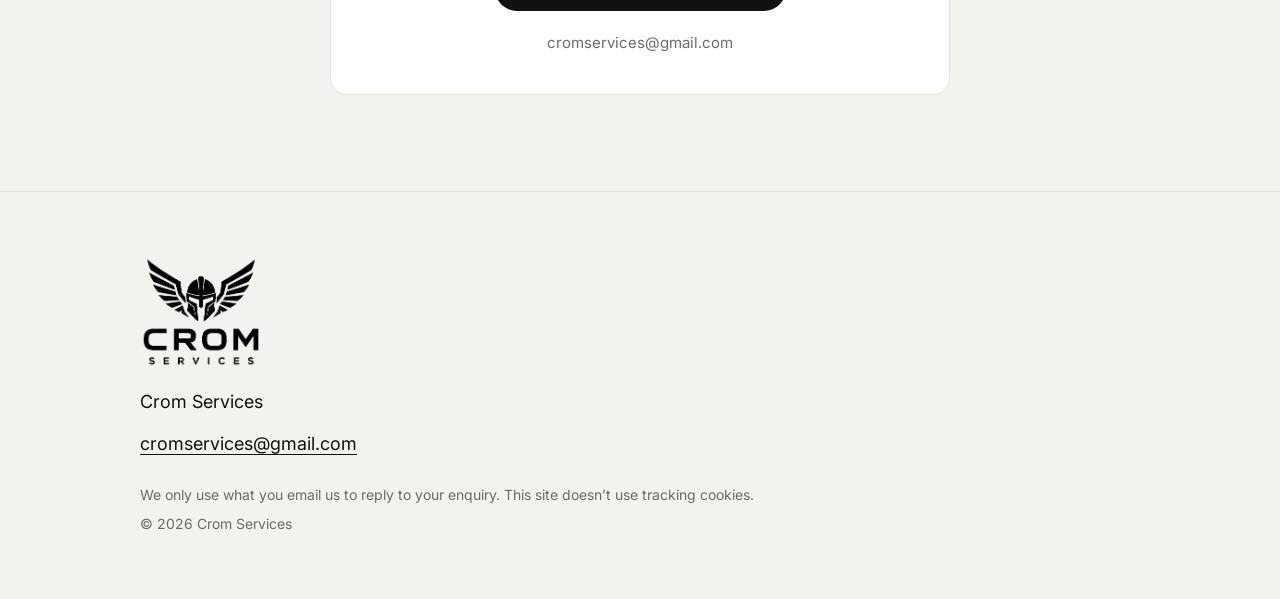
<file: hero-b/index.html>
<!DOCTYPE html><html lang="en-AU"><head><meta charSet="utf-8"/><meta name="viewport" content="width=device-width, initial-scale=1"/><link rel="preload" as="image" href="img/logo-v26-lock-inverse-transparent-tight.png"/><link rel="preload" as="image" href="img/v3/hero-sb-before.webp"/><link rel="preload" as="image" href="img/v3/hero-sb-after.webp"/><link rel="stylesheet" href="styles-aUSenI5b.css" data-precedence="default"/><link rel="stylesheet" href="https://fonts.googleapis.com/css2?family=Inter:wght@400;500;600;700&amp;display=swap" data-precedence="default"/><meta name="robots" content="noindex, nofollow, noarchive"/><meta name="googlebot" content="noindex, nofollow"/><title>Preview, not live · Crom Services | Automation, API and Website Fixes from Australia</title><meta name="author" content="Crom Services"/><meta property="og:type" content="website"/><meta property="og:site_name" content="Crom Services"/><meta property="og:locale" content="en_AU"/><meta name="description" content="We fix Wix, Lovable and WordPress sites, finish half-built apps and connect your tools. Fixed price before we start, and your accounts stay yours."/><meta property="og:title" content="Crom Services | Automation, API and Website Fixes from Australia"/><meta property="og:description" content="We fix Wix, Lovable and WordPress sites, finish half-built apps and connect your tools. Fixed price before we start, and your accounts stay yours."/><meta property="og:image" content="https://cromservices.github.io/homepage-preview/img/v3/og-home-1200x630.jpg"/><meta property="og:image:width" content="1200"/><meta property="og:image:height" content="630"/><meta property="og:image:type" content="image/jpeg"/><meta property="og:image:alt" content="Gannet Street Kitchen orders before and after: 3 made and only 2 arrived in stock, then 3 made and all 3 arrived, once each. Fix it. Finish it. Connect it."/><meta name="twitter:card" content="summary_large_image"/><meta name="twitter:title" content="Crom Services | Automation, API and Website Fixes from Australia"/><meta name="twitter:description" content="We fix Wix, Lovable and WordPress sites, finish half-built apps and connect your tools. Fixed price before we start, and your accounts stay yours."/><meta name="twitter:image" content="https://cromservices.github.io/homepage-preview/img/v3/og-home-1200x630.jpg"/><meta name="twitter:image:alt" content="Gannet Street Kitchen orders before and after: 3 made and only 2 arrived in stock, then 3 made and all 3 arrived, once each. Fix it. Finish it. Connect it."/><link rel="icon" href="img/favicon.ico" type="image/x-icon"/><link rel="preconnect" href="https://fonts.googleapis.com"/><link rel="preconnect" href="https://fonts.gstatic.com" crossorigin="anonymous"/></head><body><div role="note" style="position:sticky;top:0;z-index:70;background:#111111;color:#ffffff;font:500 14px/1.4 Inter,system-ui,sans-serif;text-align:center;padding:8px 16px;white-space:nowrap;height:37px;box-sizing:border-box">Preview, not live · hero option B</div><!--$--><a href="#main" class="skip-link">Skip to content</a><header style="top:37px" class="sticky top-0 z-50 border-b border-rule bg-paper"><div class="shell flex items-center justify-between gap-4 py-3"><a href="#top" aria-label="Crom Services, back to the top of the page" class="inline-flex min-h-11 items-center"><img src="img/logo-v26-lock-inverse-transparent-tight.png" alt="Crom Services" width="526" height="481" class="h-16 w-auto md:h-[84px]"/></a><a href="#quote" class="inline-flex min-h-11 cursor-pointer items-center justify-center rounded-full px-6 py-2.5 text-center text-base font-medium no-underline transition-colors disabled:pointer-events-none disabled:opacity-50 bg-ink text-surface hover:bg-ink-hover shrink-0 whitespace-nowrap">Request a quote</a></div></header><main id="main"><section id="top" class="shell pt-14 pb-16 md:pt-24 md:pb-24"><div class="grid items-start gap-10 md:grid-cols-2 md:gap-12"><div class="min-w-0"><h1 class="text-[2.05rem] leading-[1.18] md:text-[3.4rem] md:leading-[1.12]"><span class="block">Fix it. Finish it.</span><span class="block">Connect it.</span></h1><p class="mt-6 max-w-[62ch] text-[1.0625rem] md:text-[1.2rem]">We fix Wix, Lovable and WordPress sites, finish half-built apps and connect the tools you already use.</p><p class="mt-5 max-w-[62ch] text-[0.9375rem] leading-relaxed text-ink-soft">Fixed price. Your accounts stay yours.</p><div class="mt-9 flex flex-col gap-3 sm:flex-row"><a href="#services" class="inline-flex min-h-11 cursor-pointer items-center justify-center rounded-full px-6 py-2.5 text-center text-base font-medium no-underline transition-colors disabled:pointer-events-none disabled:opacity-50 bg-ink text-surface hover:bg-ink-hover w-full sm:w-auto">See what we do</a><a href="#quote" class="inline-flex min-h-11 cursor-pointer items-center justify-center rounded-full px-6 py-2.5 text-center text-base font-medium no-underline transition-colors disabled:pointer-events-none disabled:opacity-50 border border-ink bg-transparent text-ink hover:bg-ink/6 w-full sm:w-auto">Request a quote</a></div></div><div class="min-w-0 rounded-lg border border-rule bg-surface p-4 md:p-5"><div class="grid grid-cols-1 sm:grid-cols-2 md:grid-cols-1 items-start gap-3"><figure class="m-0 min-w-0"><img src="img/v3/hero-sb-before.webp" alt="Booking times on a phone: 9:00 am still shows as open after it was booked" width="560" height="249" loading="eager" decoding="async" class="block h-auto w-full rounded-md border border-rule bg-paper"/><figcaption class="mt-2 text-[0.875rem] font-medium leading-snug">Before: 9:00 still open after it’s booked</figcaption></figure><figure class="m-0 min-w-0"><img src="img/v3/hero-sb-after.webp" alt="The same times after the fix: 9:00 am and the other booked times show as taken" width="560" height="249" loading="eager" decoding="async" class="block h-auto w-full rounded-md border border-rule bg-paper"/><figcaption class="mt-2 text-[0.875rem] font-medium leading-snug">After: 9:00 shows as taken</figcaption></figure></div></div></div></section><section id="services" class="border-t border-rule"><div class="shell py-16 md:py-24"><div data-reveal="true"><h2 class="text-[1.75rem] md:text-[2.25rem]">What we can help with</h2><p class="mt-4 max-w-[62ch]">Pick the problem that sounds like yours.</p></div><ul class="mt-9 grid gap-5 md:grid-cols-2"><li id="website-fixes" data-reveal="true" class="flex min-w-0 flex-col rounded-lg border border-rule bg-surface p-6 md:p-7"><h3 class="text-[1.3rem] md:text-[1.45rem]">Website fixes</h3><p class="mt-1 text-[0.875rem] text-ink-soft">Sample: Quarrylight Studio projects page</p><p class="mt-4 text-[1.05rem] font-medium leading-snug md:text-[1.1rem]">“My site looks broken on phones, and enquiries have gone quiet.”</p><div class="mt-5 grid items-start gap-3 grid-cols-2"><figure class="m-0 min-w-0"><img src="img/v3/web-before-projects.webp" alt="Projects page on a phone before the fix: squashed text, then a blank screen" width="520" height="1085" loading="lazy" decoding="async" class="block h-auto w-full rounded-md border border-rule bg-paper"/><figcaption class="mt-2 text-[0.875rem] font-medium leading-snug">Before: squashed text, then a blank screen</figcaption></figure><figure class="m-0 min-w-0"><img src="img/v3/web-after-projects.webp" alt="The same page after the fix: readable intro, one filter and the first project" width="520" height="1085" loading="lazy" decoding="async" class="block h-auto w-full rounded-md border border-rule bg-paper"/><figcaption class="mt-2 text-[0.875rem] font-medium leading-snug">After: readable, projects straight underneath</figcaption></figure></div><p class="mt-5">Readable on every phone, with the work up front.</p><details class="group mt-5 rounded-lg border border-rule bg-paper"><summary class="flex min-h-11 cursor-pointer items-center justify-between gap-4 px-4 py-3 font-semibold">How we fixed it<span aria-hidden="true" class="shrink-0 text-[1.3rem] leading-none text-ink-soft transition-transform duration-200 group-open:rotate-45">+</span></summary><div class="px-4 pb-4"><ol class="space-y-2.5"><li class="flex gap-3"><span aria-hidden="true" class="mt-[0.1rem] inline-flex h-6 w-6 shrink-0 items-center justify-center rounded-full border border-rule bg-surface text-[0.8125rem] font-semibold">1</span><span>Send us the link and what’s wrong.</span></li><li class="flex gap-3"><span aria-hidden="true" class="mt-[0.1rem] inline-flex h-6 w-6 shrink-0 items-center justify-center rounded-full border border-rule bg-surface text-[0.8125rem] font-semibold">2</span><span>Get a fixed quote for the fix, or for a rebuild.</span></li><li class="flex gap-3"><span aria-hidden="true" class="mt-[0.1rem] inline-flex h-6 w-6 shrink-0 items-center justify-center rounded-full border border-rule bg-surface text-[0.8125rem] font-semibold">3</span><span>We fix it on your own account and check it on phone, tablet and desktop.</span></li></ol><p class="mt-4 text-[0.9375rem] text-ink-soft">What we found: squashed text, a stray label and a screen of empty space. We fixed what hid the projects first.</p></div></details><div class="mt-auto pt-6"><div class="border-t border-rule pt-5"><p class="font-semibold">Fixed quote</p><ul class="mt-1"><li><a href="https://www.generalpower.com.au" target="_blank" rel="noopener noreferrer" class="inline-block py-[0.6rem] font-medium underline underline-offset-4 hover:no-underline">See a Wix site we rebuilt<span class="sr-only"> (opens in a new tab)</span></a></li><li><a href="https://cromservices.wixstudio.com/crom-demo-portfolio" target="_blank" rel="noopener noreferrer" class="inline-block py-[0.6rem] font-medium underline underline-offset-4 hover:no-underline">Quarrylight Studio, a Wix portfolio<span class="sr-only"> (opens in a new tab)</span></a></li></ul></div></div></li><li id="booking" data-reveal="true" class="flex min-w-0 flex-col rounded-lg border border-rule bg-surface p-6 md:p-7"><h3 class="text-[1.3rem] md:text-[1.45rem]">Booking</h3><p class="mt-1 text-[0.875rem] text-ink-soft">Sample: Saltbush Dog Grooming booking fix</p><p class="mt-4 text-[1.05rem] font-medium leading-snug md:text-[1.1rem]">“My booking page let two people take the same time.”</p><div class="mt-5 grid items-start gap-3 grid-cols-1"><figure class="m-0 min-w-0"><img src="img/v3/book-before-desk.webp" alt="Wednesday’s booking times on a computer before the fix: 9:00 am still open after it was booked" width="612" height="159" loading="lazy" decoding="async" class="block h-auto w-full rounded-md border border-rule bg-paper"/><figcaption class="mt-2 text-[0.875rem] font-medium leading-snug">Before: 9am still open after it’s booked</figcaption></figure><figure class="m-0 min-w-0"><img src="img/v3/book-after-desk.webp" alt="The same day after the fix: booked times show as taken, and a second try gets “Sorry, that time has just been booked. Please choose another time.”" width="612" height="184" loading="lazy" decoding="async" class="block h-auto w-full rounded-md border border-rule bg-paper"/><figcaption class="mt-2 text-[0.875rem] font-medium leading-snug">After: taken, and a second try gets a clear “sorry”</figcaption></figure></div><p class="mt-5">Each time books once, and new bookings show on your desk straight away.</p><details class="group mt-5 rounded-lg border border-rule bg-paper"><summary class="flex min-h-11 cursor-pointer items-center justify-between gap-4 px-4 py-3 font-semibold">How we fixed it<span aria-hidden="true" class="shrink-0 text-[1.3rem] leading-none text-ink-soft transition-transform duration-200 group-open:rotate-45">+</span></summary><div class="px-4 pb-4"><ol class="space-y-2.5"><li class="flex gap-3"><span aria-hidden="true" class="mt-[0.1rem] inline-flex h-6 w-6 shrink-0 items-center justify-center rounded-full border border-rule bg-surface text-[0.8125rem] font-semibold">1</span><span>Booked times now show as taken for everyone.</span></li><li class="flex gap-3"><span aria-hidden="true" class="mt-[0.1rem] inline-flex h-6 w-6 shrink-0 items-center justify-center rounded-full border border-rule bg-surface text-[0.8125rem] font-semibold">2</span><span>If two people try at once, the second is asked to pick another time.</span></li><li class="flex gap-3"><span aria-hidden="true" class="mt-[0.1rem] inline-flex h-6 w-6 shrink-0 items-center justify-center rounded-full border border-rule bg-surface text-[0.8125rem] font-semibold">3</span><span>New bookings appear on your desk without a reload.</span></li></ol><p class="mt-4 text-[0.9375rem] text-ink-soft">We found nine problems. Fixed first: the four that stop launch, double bookings first. Then the next three. Flagged for later: two that don’t lose bookings.</p></div></details><div class="mt-auto pt-6"><div class="border-t border-rule pt-5"><p class="font-semibold">Fixed quote</p><ul class="mt-1"><li><a href="https://little-chip-dental.lovable.app/" target="_blank" rel="noopener noreferrer" class="inline-block py-[0.6rem] font-medium underline underline-offset-4 hover:no-underline">Little Chip Dental booking site<span class="sr-only"> (opens in a new tab)</span></a></li></ul></div></div></li><li id="api-sync" data-reveal="true" class="flex min-w-0 flex-col rounded-lg border border-rule bg-surface p-6 md:p-7"><h3 class="text-[1.3rem] md:text-[1.45rem]">API and webhook sync</h3><p class="mt-1 text-[0.875rem] text-ink-soft">Sample: Gannet Street Kitchen shop-to-stock sync</p><p class="mt-4 text-[1.05rem] font-medium leading-snug md:text-[1.1rem]">“Orders from my online shop don’t always reach my stock list.”</p><div class="mt-5 grid items-start gap-3 grid-cols-2"><figure class="m-0 min-w-0"><img src="img/v3/api-before-orders.webp" alt="Before: 3 orders made, 2 arrived in stock. One arrived twice and one never arrived." width="492" height="403" loading="lazy" decoding="async" class="block h-auto w-full rounded-md border border-rule bg-paper"/><figcaption class="mt-2 text-[0.875rem] font-medium leading-snug">Before: 3 orders made, 2 arrived, 1 twice</figcaption></figure><figure class="m-0 min-w-0"><img src="img/v3/api-after-orders.webp" alt="After: 3 orders made, 3 arrived in stock. The repeat was stopped and a fake order was turned away." width="492" height="403" loading="lazy" decoding="async" class="block h-auto w-full rounded-md border border-rule bg-paper"/><figcaption class="mt-2 text-[0.875rem] font-medium leading-snug">After: 3 made, 3 arrived, once each</figcaption></figure></div><p class="mt-5">Every order arrives once. Fake orders are turned away.</p><details class="group mt-5 rounded-lg border border-rule bg-paper"><summary class="flex min-h-11 cursor-pointer items-center justify-between gap-4 px-4 py-3 font-semibold">How we fixed it<span aria-hidden="true" class="shrink-0 text-[1.3rem] leading-none text-ink-soft transition-transform duration-200 group-open:rotate-45">+</span></summary><div class="px-4 pb-4"><ol class="space-y-2.5"><li class="flex gap-3"><span aria-hidden="true" class="mt-[0.1rem] inline-flex h-6 w-6 shrink-0 items-center justify-center rounded-full border border-rule bg-surface text-[0.8125rem] font-semibold">1</span><span>Name the two tools that should talk to each other.</span></li><li class="flex gap-3"><span aria-hidden="true" class="mt-[0.1rem] inline-flex h-6 w-6 shrink-0 items-center justify-center rounded-full border border-rule bg-surface text-[0.8125rem] font-semibold">2</span><span>Missing orders are sent again, and repeats are stopped.</span></li><li class="flex gap-3"><span aria-hidden="true" class="mt-[0.1rem] inline-flex h-6 w-6 shrink-0 items-center justify-center rounded-full border border-rule bg-surface text-[0.8125rem] font-semibold">3</span><span>One connection, checked and handed over.</span></li></ol><img src="img/v3/api-triage.webp" alt="What we checked: 1 order never arrived and 1 arrived twice. Fixed first: missing orders, then duplicates. Flagged for later: orders from before the switch-on." width="1100" height="483" loading="lazy" decoding="async" class="mt-4 block h-auto w-full rounded-md border border-rule"/></div></details><div class="mt-auto pt-6"><div class="border-t border-rule pt-5"><p class="font-semibold">API &amp; webhook pack · US$950</p><ul class="mt-1"><li><a href="https://cromservices.github.io/job-page-sample/packs/" target="_blank" rel="noopener noreferrer" class="inline-block py-[0.6rem] font-medium underline underline-offset-4 hover:no-underline">See what’s in the pack<span class="sr-only"> (opens in a new tab)</span></a></li></ul></div></div></li><li id="review" data-reveal="true" class="flex min-w-0 flex-col rounded-lg border border-rule bg-surface p-6 md:p-7"><h3 class="text-[1.3rem] md:text-[1.45rem]">Review and audit</h3><p class="mt-1 text-[0.875rem] text-ink-soft">Sample: Saltbush Dog Grooming booking review</p><p class="mt-4 text-[1.05rem] font-medium leading-snug md:text-[1.1rem]">“We’ve paid for a site, and we’re not sure it’s right.”</p><div class="mt-5 grid items-start gap-3 grid-cols-2"><figure class="m-0 min-w-0"><img src="img/v3/review-before-time.webp" alt="Booking times on a phone before the fix, with no time zone shown" width="560" height="934" loading="lazy" decoding="async" class="block h-auto w-full rounded-md border border-rule bg-paper"/><figcaption class="mt-2 text-[0.875rem] font-medium leading-snug">Before: times with no time zone</figcaption></figure><figure class="m-0 min-w-0"><img src="img/v3/review-after-time.webp" alt="The same times after the fix, marked studio time, with “That’s 12:00 pm your time.” underneath" width="560" height="993" loading="lazy" decoding="async" class="block h-auto w-full rounded-md border border-rule bg-paper"/><figcaption class="mt-2 text-[0.875rem] font-medium leading-snug">After: studio time, plus your own time</figcaption></figure></div><p class="mt-5">A clear verdict and a ranked fix list.</p><details class="group mt-5 rounded-lg border border-rule bg-paper"><summary class="flex min-h-11 cursor-pointer items-center justify-between gap-4 px-4 py-3 font-semibold">How we fixed it<span aria-hidden="true" class="shrink-0 text-[1.3rem] leading-none text-ink-soft transition-transform duration-200 group-open:rotate-45">+</span></summary><div class="px-4 pb-4"><ol class="space-y-2.5"><li class="flex gap-3"><span aria-hidden="true" class="mt-[0.1rem] inline-flex h-6 w-6 shrink-0 items-center justify-center rounded-full border border-rule bg-surface text-[0.8125rem] font-semibold">1</span><span>Tell us what to check: a website, an app or an automation.</span></li><li class="flex gap-3"><span aria-hidden="true" class="mt-[0.1rem] inline-flex h-6 w-6 shrink-0 items-center justify-center rounded-full border border-rule bg-surface text-[0.8125rem] font-semibold">2</span><span>Get a clear verdict, with fixes ranked by what they’d cost you.</span></li><li class="flex gap-3"><span aria-hidden="true" class="mt-[0.1rem] inline-flex h-6 w-6 shrink-0 items-center justify-center rounded-full border border-rule bg-surface text-[0.8125rem] font-semibold">3</span><span>Get an hours estimate, so you decide what to fix first.</span></li></ol><img src="img/v3/review-triage.webp" alt="Our ranking for the booking site: fix now, fix next and flagged for later, each with a one-line reason" width="840" height="930" loading="lazy" decoding="async" class="mt-4 block h-auto w-full rounded-md border border-rule"/></div></details><div class="mt-auto pt-6"><div class="border-t border-rule pt-5"><p class="font-semibold">Review / audit pack · US$450</p><ul class="mt-1"><li><a href="https://cromservices.github.io/job-page-sample/packs/" target="_blank" rel="noopener noreferrer" class="inline-block py-[0.6rem] font-medium underline underline-offset-4 hover:no-underline">See what’s in the pack<span class="sr-only"> (opens in a new tab)</span></a></li></ul></div></div></li><li id="app-fix" data-reveal="true" class="flex min-w-0 flex-col rounded-lg border border-rule bg-surface p-6 md:p-7"><h3 class="text-[1.3rem] md:text-[1.45rem]">App fix and finish</h3><p class="mt-4 text-[1.05rem] font-medium leading-snug md:text-[1.1rem]">“My app nearly works, but it isn’t ready for real customers.”</p><p class="mt-5">The last gaps fixed on your own accounts, ready to launch.</p><details class="group mt-5 rounded-lg border border-rule bg-paper"><summary class="flex min-h-11 cursor-pointer items-center justify-between gap-4 px-4 py-3 font-semibold">What you get<span aria-hidden="true" class="shrink-0 text-[1.3rem] leading-none text-ink-soft transition-transform duration-200 group-open:rotate-45">+</span></summary><div class="px-4 pb-4"><ol class="space-y-2.5"><li class="flex gap-3"><span aria-hidden="true" class="mt-[0.1rem] inline-flex h-6 w-6 shrink-0 items-center justify-center rounded-full border border-rule bg-surface text-[0.8125rem] font-semibold">1</span><span>Send us the app and a list of what isn’t working.</span></li><li class="flex gap-3"><span aria-hidden="true" class="mt-[0.1rem] inline-flex h-6 w-6 shrink-0 items-center justify-center rounded-full border border-rule bg-surface text-[0.8125rem] font-semibold">2</span><span>Agree a fixed price for one fix or a short finish list.</span></li><li class="flex gap-3"><span aria-hidden="true" class="mt-[0.1rem] inline-flex h-6 w-6 shrink-0 items-center justify-center rounded-full border border-rule bg-surface text-[0.8125rem] font-semibold">3</span><span>We fix it, check every step on your own web address and send a short note on what changed.</span></li></ol></div></details><div class="mt-auto pt-6"><div class="border-t border-rule pt-5"><p class="font-semibold">Fixed quote</p><ul class="mt-1"><li><a href="mailto:cromservices@gmail.com?subject=App%20fix%20and%20finish&amp;body=Hi%20Crom%20Services%2C%0A%0ALink%20to%20the%20app%3A%0AWhat%20it%20is%20built%20with%20%28Lovable%20or%20other%29%3A%0AWhat%20isn%E2%80%99t%20working%3A%0A" class="inline-block py-[0.6rem] font-medium underline underline-offset-4 hover:no-underline">Ask about an app fix</a></li><li><a href="https://little-chip-dental.lovable.app/" target="_blank" rel="noopener noreferrer" class="inline-block py-[0.6rem] font-medium underline underline-offset-4 hover:no-underline">Little Chip Dental, a Lovable app<span class="sr-only"> (opens in a new tab)</span></a></li></ul></div></div></li><li id="workflow" data-reveal="true" class="flex min-w-0 flex-col rounded-lg border border-rule bg-surface p-6 md:p-7"><h3 class="text-[1.3rem] md:text-[1.45rem]">Workflow and FAQ</h3><p class="mt-4 text-[1.05rem] font-medium leading-snug md:text-[1.1rem]">“I answer the same questions all day.”</p><p class="mt-5">Quick answers from your own information, and a person for anything tricky.</p><details class="group mt-5 rounded-lg border border-rule bg-paper"><summary class="flex min-h-11 cursor-pointer items-center justify-between gap-4 px-4 py-3 font-semibold">What you get<span aria-hidden="true" class="shrink-0 text-[1.3rem] leading-none text-ink-soft transition-transform duration-200 group-open:rotate-45">+</span></summary><div class="px-4 pb-4"><ol class="space-y-2.5"><li class="flex gap-3"><span aria-hidden="true" class="mt-[0.1rem] inline-flex h-6 w-6 shrink-0 items-center justify-center rounded-full border border-rule bg-surface text-[0.8125rem] font-semibold">1</span><span>Pick one workflow, or one set of customer questions.</span></li><li class="flex gap-3"><span aria-hidden="true" class="mt-[0.1rem] inline-flex h-6 w-6 shrink-0 items-center justify-center rounded-full border border-rule bg-surface text-[0.8125rem] font-semibold">2</span><span>It’s set up in the tools you already use, then checked and handed over.</span></li><li class="flex gap-3"><span aria-hidden="true" class="mt-[0.1rem] inline-flex h-6 w-6 shrink-0 items-center justify-center rounded-full border border-rule bg-surface text-[0.8125rem] font-semibold">3</span><span>You pay any running costs directly.</span></li></ol></div></details><div class="mt-auto pt-6"><div class="border-t border-rule pt-5"><p class="font-semibold">Workflow and FAQ pack · US$950</p><ul class="mt-1"><li><a href="https://cromservices.github.io/job-page-sample/packs/" target="_blank" rel="noopener noreferrer" class="inline-block py-[0.6rem] font-medium underline underline-offset-4 hover:no-underline">See what’s in the pack<span class="sr-only"> (opens in a new tab)</span></a></li></ul></div></div></li></ul></div></section><section id="packs" class="border-t border-rule"><div class="shell py-16 md:py-24"><h2 data-reveal="true" class="text-[1.75rem] md:text-[2.25rem]">Fixed-price packs</h2><p data-reveal="true" class="mt-4 max-w-[62ch]">Prices in US dollars, agreed before we start.</p><ul class="mt-9 grid gap-5 md:grid-cols-3"><li data-reveal="true" class="flex flex-col rounded-lg border border-rule bg-surface p-6"><h3 class="text-[1.15rem]">Review / audit</h3><p class="mt-2 text-[1.5rem] font-semibold leading-none tracking-tight">US$450</p></li><li data-reveal="true" class="flex flex-col rounded-lg border border-rule bg-surface p-6"><h3 class="text-[1.15rem]">API &amp; webhook sync</h3><p class="mt-2 text-[1.5rem] font-semibold leading-none tracking-tight">US$950</p></li><li data-reveal="true" class="flex flex-col rounded-lg border border-rule bg-surface p-6"><h3 class="text-[1.15rem]">Workflow and FAQ</h3><p class="mt-2 text-[1.5rem] font-semibold leading-none tracking-tight">US$950</p></li></ul><div data-reveal="true" class="mt-7"><a href="https://cromservices.github.io/job-page-sample/packs/" target="_blank" rel="noopener noreferrer" class="inline-flex min-h-11 cursor-pointer items-center justify-center rounded-full px-6 py-2.5 text-center text-base font-medium no-underline transition-colors disabled:pointer-events-none disabled:opacity-50 border border-ink bg-transparent text-ink hover:bg-ink/6 w-full sm:w-auto">See every pack<span class="sr-only"> (opens in a new tab)</span></a></div><h3 data-reveal="true" class="mt-16 text-[1.35rem] md:mt-20 md:text-[1.6rem]">Website packs</h3><p data-reveal="true" class="mt-3 max-w-[62ch]">Need a whole website? We build on Wix or Lovable.</p><ul class="mt-7 grid gap-5 md:grid-cols-2"><li data-reveal="true" class="flex flex-col overflow-hidden rounded-lg border border-rule bg-surface"><a href="https://www.generalpower.com.au" target="_blank" rel="noopener noreferrer" class="block border-b border-rule"><img src="img/packs-thumb-wix-generalpower-1600x900.webp" alt="Home page of a Wix site we rebuilt for a local electrician" width="1600" height="900" loading="lazy" decoding="async" class="block h-auto w-full object-cover" style="aspect-ratio:16 / 9"/><span class="sr-only"> (opens in a new tab)</span></a><div class="flex flex-1 flex-col p-6"><h4 class="text-[1.15rem] font-semibold tracking-[-0.018em]">Wix site build or rebuild</h4><p class="mt-2">First draft 2 business days after your content. Live 2 business days after sign-off.</p><p class="mt-2 text-[0.9375rem] text-ink-soft">Includes 1 week of fixes after handover.</p><div class="mt-auto pt-6"><a href="https://www.generalpower.com.au" target="_blank" rel="noopener noreferrer" class="inline-flex min-h-11 cursor-pointer items-center justify-center rounded-full px-6 py-2.5 text-center text-base font-medium no-underline transition-colors disabled:pointer-events-none disabled:opacity-50 bg-ink text-surface hover:bg-ink-hover w-full sm:w-auto whitespace-nowrap">Open live Wix rebuild<span class="sr-only"> (opens in a new tab)</span></a></div></div></li><li data-reveal="true" class="flex flex-col overflow-hidden rounded-lg border border-rule bg-surface"><div class="flex flex-1 flex-col p-6"><h4 class="text-[1.15rem] font-semibold tracking-[-0.018em]">Lovable website</h4><p class="mt-2">First draft 2 business days after scope is agreed. Live 2 business days after sign-off.</p><p class="mt-2 text-[0.9375rem] text-ink-soft">Includes 1 week of fixes after handover.</p><div class="mt-auto pt-6"><a href="https://little-chip-dental.lovable.app/" target="_blank" rel="noopener noreferrer" class="inline-flex min-h-11 cursor-pointer items-center justify-center rounded-full px-6 py-2.5 text-center text-base font-medium no-underline transition-colors disabled:pointer-events-none disabled:opacity-50 bg-ink text-surface hover:bg-ink-hover w-full sm:w-auto whitespace-nowrap">Open live Lovable sample<span class="sr-only"> (opens in a new tab)</span></a></div></div></li></ul><p data-reveal="true" class="mt-8 max-w-[68ch] text-[0.875rem] leading-relaxed text-ink-soft">Every job gets a private job page:<!-- --> <a href="https://cromservices.github.io/job-page-sample/" target="_blank" rel="noopener noreferrer" class="text-ink underline underline-offset-4 hover:no-underline">see a sample job page<span class="sr-only"> (opens in a new tab)</span></a>.</p></div></section><section id="how" class="border-t border-rule"><div class="shell py-16 md:py-24"><h2 data-reveal="true" class="text-[1.75rem] md:text-[2.25rem]">How it works</h2><ol class="mt-9 grid gap-5 md:grid-cols-3"><li data-reveal="true" class="rounded-lg border border-rule bg-surface p-6"><p class="flex items-center gap-2"><span class="text-[1.5rem] font-semibold leading-none tracking-tight">1</span><span aria-hidden="true" class="h-1.5 w-1.5 rounded-full bg-accent-green"></span></p><h3 class="mt-4 text-[1.15rem]">Tell us what you need.</h3><p class="mt-2">Email a link. No calls needed.</p></li><li data-reveal="true" class="rounded-lg border border-rule bg-surface p-6"><p class="flex items-center gap-2"><span class="text-[1.5rem] font-semibold leading-none tracking-tight">2</span><span aria-hidden="true" class="h-1.5 w-1.5 rounded-full bg-accent-green"></span></p><h3 class="mt-4 text-[1.15rem]">Get a fixed price.</h3><p class="mt-2">Nothing starts until you say yes.</p></li><li data-reveal="true" class="rounded-lg border border-rule bg-surface p-6"><p class="flex items-center gap-2"><span class="text-[1.5rem] font-semibold leading-none tracking-tight">3</span><span aria-hidden="true" class="h-1.5 w-1.5 rounded-full bg-accent-green"></span></p><h3 class="mt-4 text-[1.15rem]">Check it, then it’s yours.</h3><p class="mt-2">You get the logins and a note on what changed.</p></li></ol></div></section><section id="dont" class="border-t border-rule"><div class="shell py-16 md:py-24"><h2 data-reveal="true" class="text-[1.75rem] md:text-[2.25rem]">What we don’t do</h2><ul data-reveal="true" class="mt-9 max-w-[62ch] space-y-4"><li class="flex gap-3"><span aria-hidden="true" class="shrink-0">–</span><span>No portal or login you’re stuck with.</span></li><li class="flex gap-3"><span aria-hidden="true" class="shrink-0">–</span><span>No holding your domain or accounts.</span></li><li class="flex gap-3"><span aria-hidden="true" class="shrink-0">–</span><span>No fake reviews, surprise invoices or sales calls.</span></li></ul></div></section><section id="faq" class="border-t border-rule"><div class="shell py-16 md:py-24"><h2 data-reveal="true" class="text-[1.75rem] md:text-[2.25rem]">Questions</h2><div data-reveal="true" class="mt-9 max-w-[68ch] space-y-3"><details class="group rounded-lg border border-rule bg-surface"><summary class="flex cursor-pointer items-center justify-between gap-4 px-5 py-4 min-h-11"><h3 class="m-0 text-[1.05rem] font-semibold md:text-[1.15rem]">Do I own what you build?</h3><span aria-hidden="true" class="shrink-0 text-[1.4rem] leading-none text-ink-soft transition-transform duration-200 group-open:rotate-45">+</span></summary><p class="px-5 pb-5">Yes. The domain, hosting and accounts are in your name, and you get the logins.</p></details><details class="group rounded-lg border border-rule bg-surface"><summary class="flex cursor-pointer items-center justify-between gap-4 px-5 py-4 min-h-11"><h3 class="m-0 text-[1.05rem] font-semibold md:text-[1.15rem]">How long does it take?</h3><span aria-hidden="true" class="shrink-0 text-[1.4rem] leading-none text-ink-soft transition-transform duration-200 group-open:rotate-45">+</span></summary><p class="px-5 pb-5">It depends on the job. Every pack and quote comes with a timeline, so you know before you agree to anything.</p></details><details class="group rounded-lg border border-rule bg-surface"><summary class="flex cursor-pointer items-center justify-between gap-4 px-5 py-4 min-h-11"><h3 class="m-0 text-[1.05rem] font-semibold md:text-[1.15rem]">Can you work on the site or app I already have?</h3><span aria-hidden="true" class="shrink-0 text-[1.4rem] leading-none text-ink-soft transition-transform duration-200 group-open:rotate-45">+</span></summary><p class="px-5 pb-5">Yes. Most jobs start with something you already have on Wix, Lovable, WordPress or similar. We fix or finish it rather than start again, unless a rebuild would cost you less.</p></details><details class="group rounded-lg border border-rule bg-surface"><summary class="flex cursor-pointer items-center justify-between gap-4 px-5 py-4 min-h-11"><h3 class="m-0 text-[1.05rem] font-semibold md:text-[1.15rem]">What if I need changes later?</h3><span aria-hidden="true" class="shrink-0 text-[1.4rem] leading-none text-ink-soft transition-transform duration-200 group-open:rotate-45">+</span></summary><p class="px-5 pb-5">Small changes are covered if we look after it on a retainer. Otherwise we quote them one at a time.</p></details></div></div></section><section id="quote" class="border-t border-rule"><div class="shell py-16 md:py-24"><div data-reveal="true" class="mx-auto max-w-[620px] rounded-lg border border-rule bg-surface p-6 text-center md:p-10"><h2 class="text-[1.75rem] md:text-[2.25rem]">Request a quote</h2><p class="mx-auto mt-4 max-w-[48ch]">Send a link and a few lines. We’ll reply by email with a fixed price.</p><div class="mt-8"><a href="mailto:cromservices@gmail.com?subject=Quote%20request&amp;body=Hi%20Crom%20Services%2C%0A%0ABusiness%20name%3A%0AWhat%20you%20need%20help%20with%3A%0ALink%20to%20your%20site%20or%20app%20%28if%20any%29%3A%0AAnything%20else%20we%20should%20know%3A%0A" class="inline-flex min-h-11 cursor-pointer items-center justify-center rounded-full px-6 py-2.5 text-center text-base font-medium no-underline transition-colors disabled:pointer-events-none disabled:opacity-50 bg-ink text-surface hover:bg-ink-hover w-full sm:w-auto whitespace-nowrap">Email cromservices@gmail.com</a></div><p class="mt-5 text-[0.9375rem] text-ink-soft"><span class="selectable whitespace-nowrap">cromservices@gmail.com</span></p></div></div></section></main><footer class="border-t border-rule bg-paper"><div class="shell py-12 md:py-16"><img src="img/logo-v26-lock-inverse-transparent-tight.png" alt="Crom Services" width="526" height="481" class="h-24 w-auto md:h-28"/><div class="mt-5 space-y-1.5"><p>Crom Services</p><p><a href="mailto:cromservices@gmail.com" class="inline-flex min-h-11 items-center underline underline-offset-4 hover:no-underline">cromservices@gmail.com</a></p><p class="pt-3 text-[0.875rem] leading-relaxed text-ink-soft">We only use what you email us to reply to your enquiry. This site doesn’t use tracking cookies.</p><p class="text-[0.875rem] text-ink-soft">© 2026 Crom Services</p></div></div></footer><!--/$--></body></html>
</file>
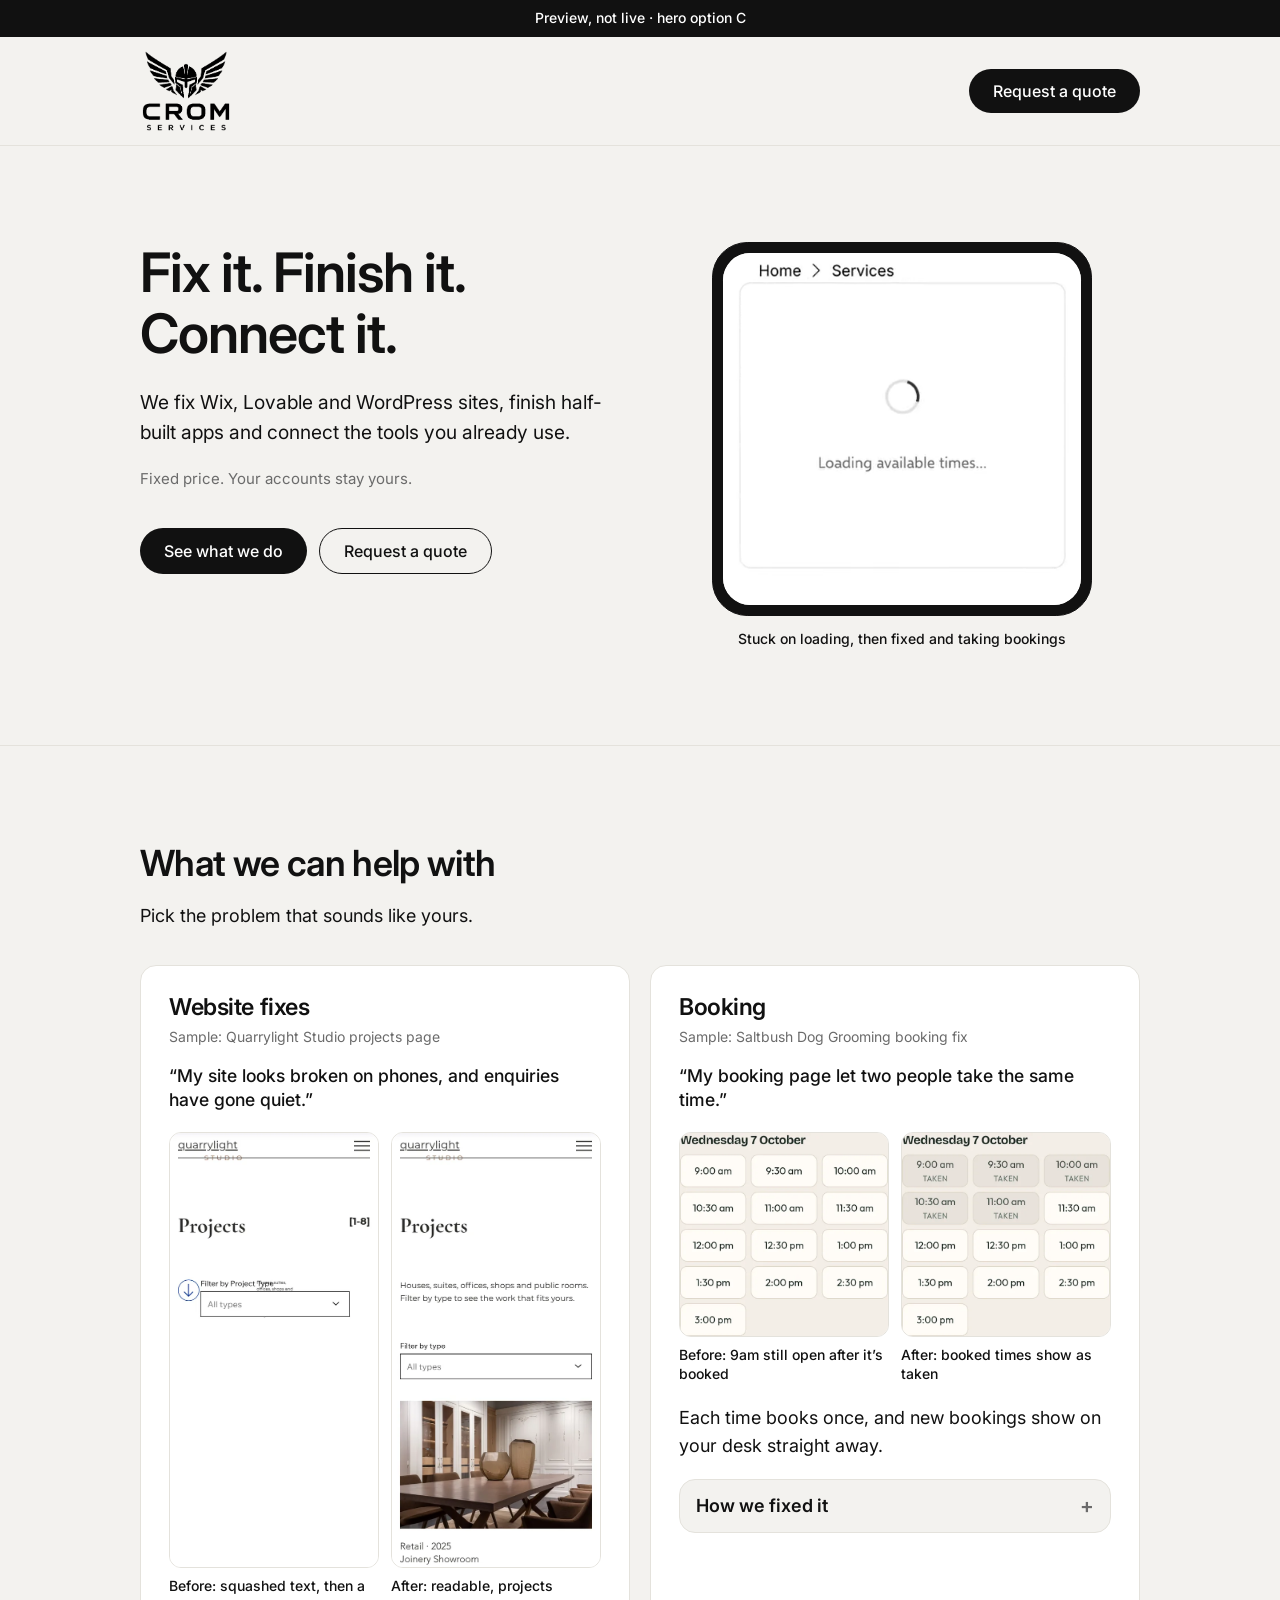
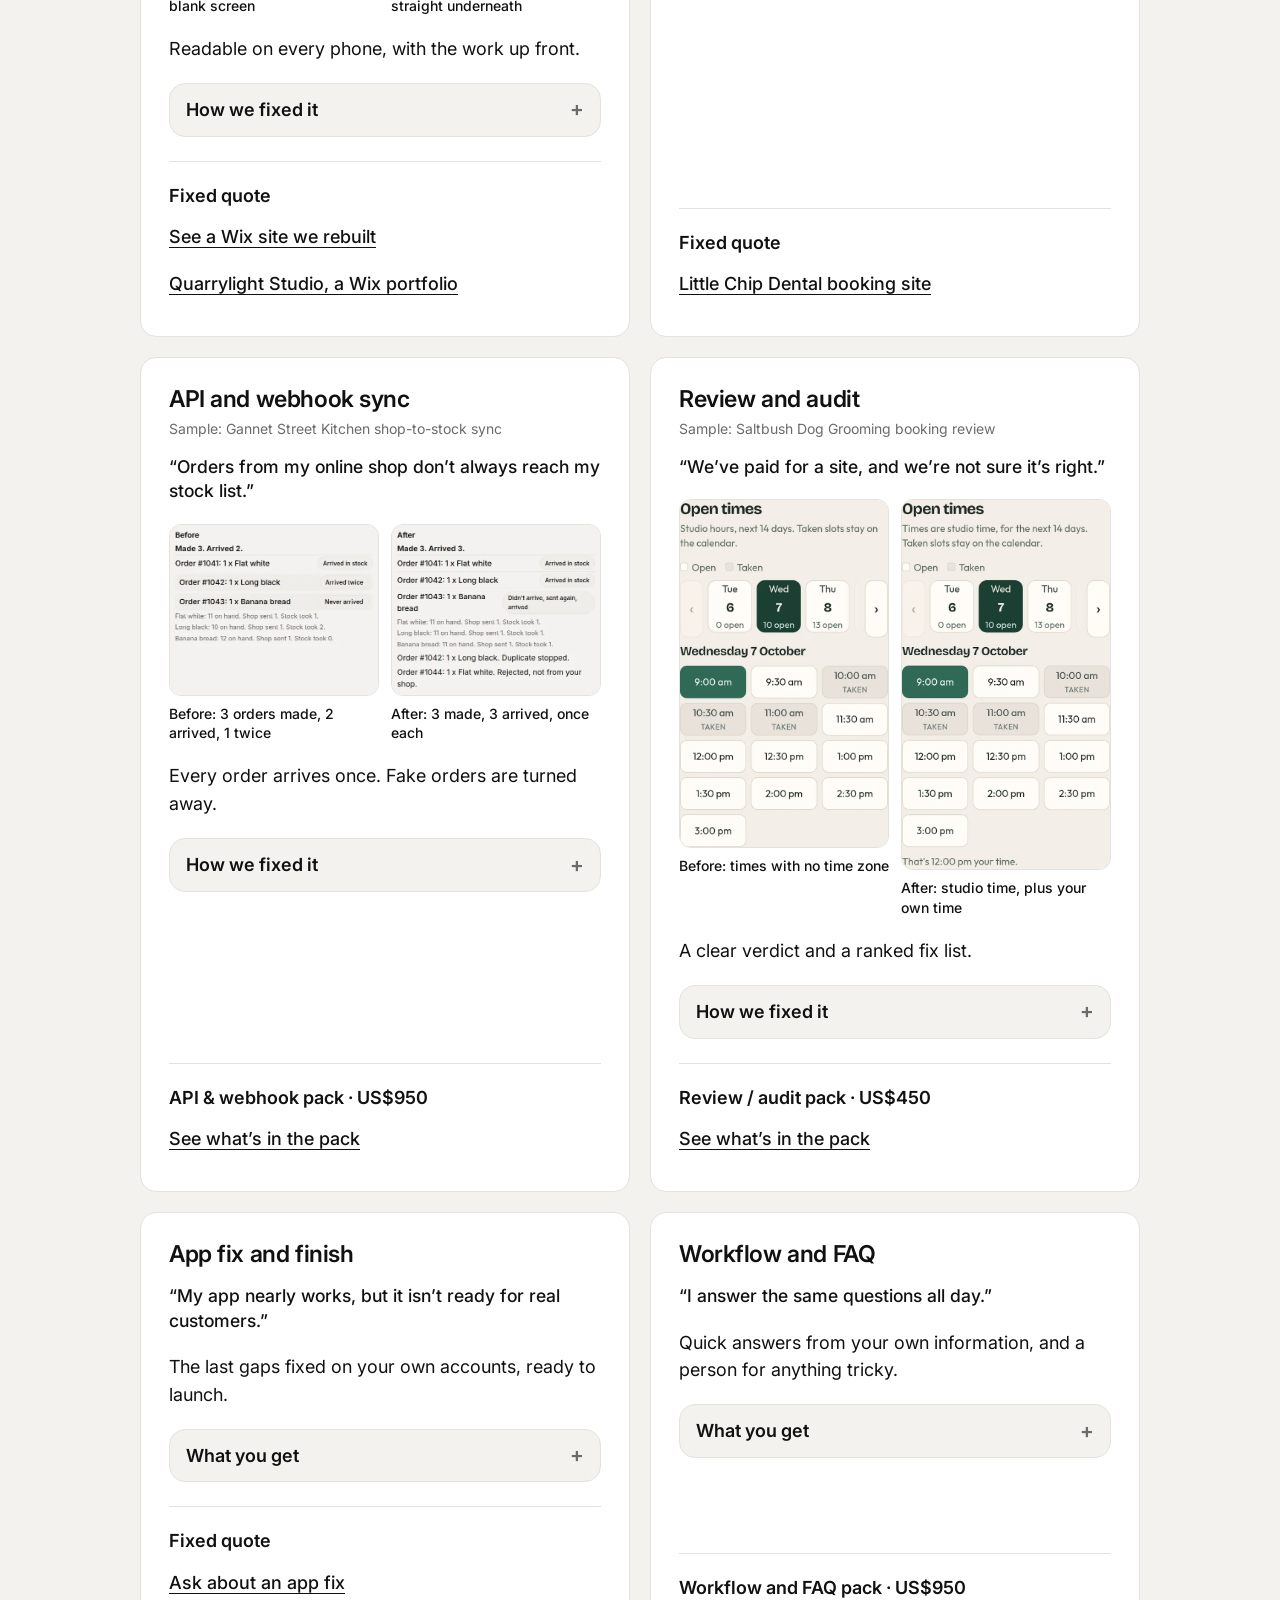
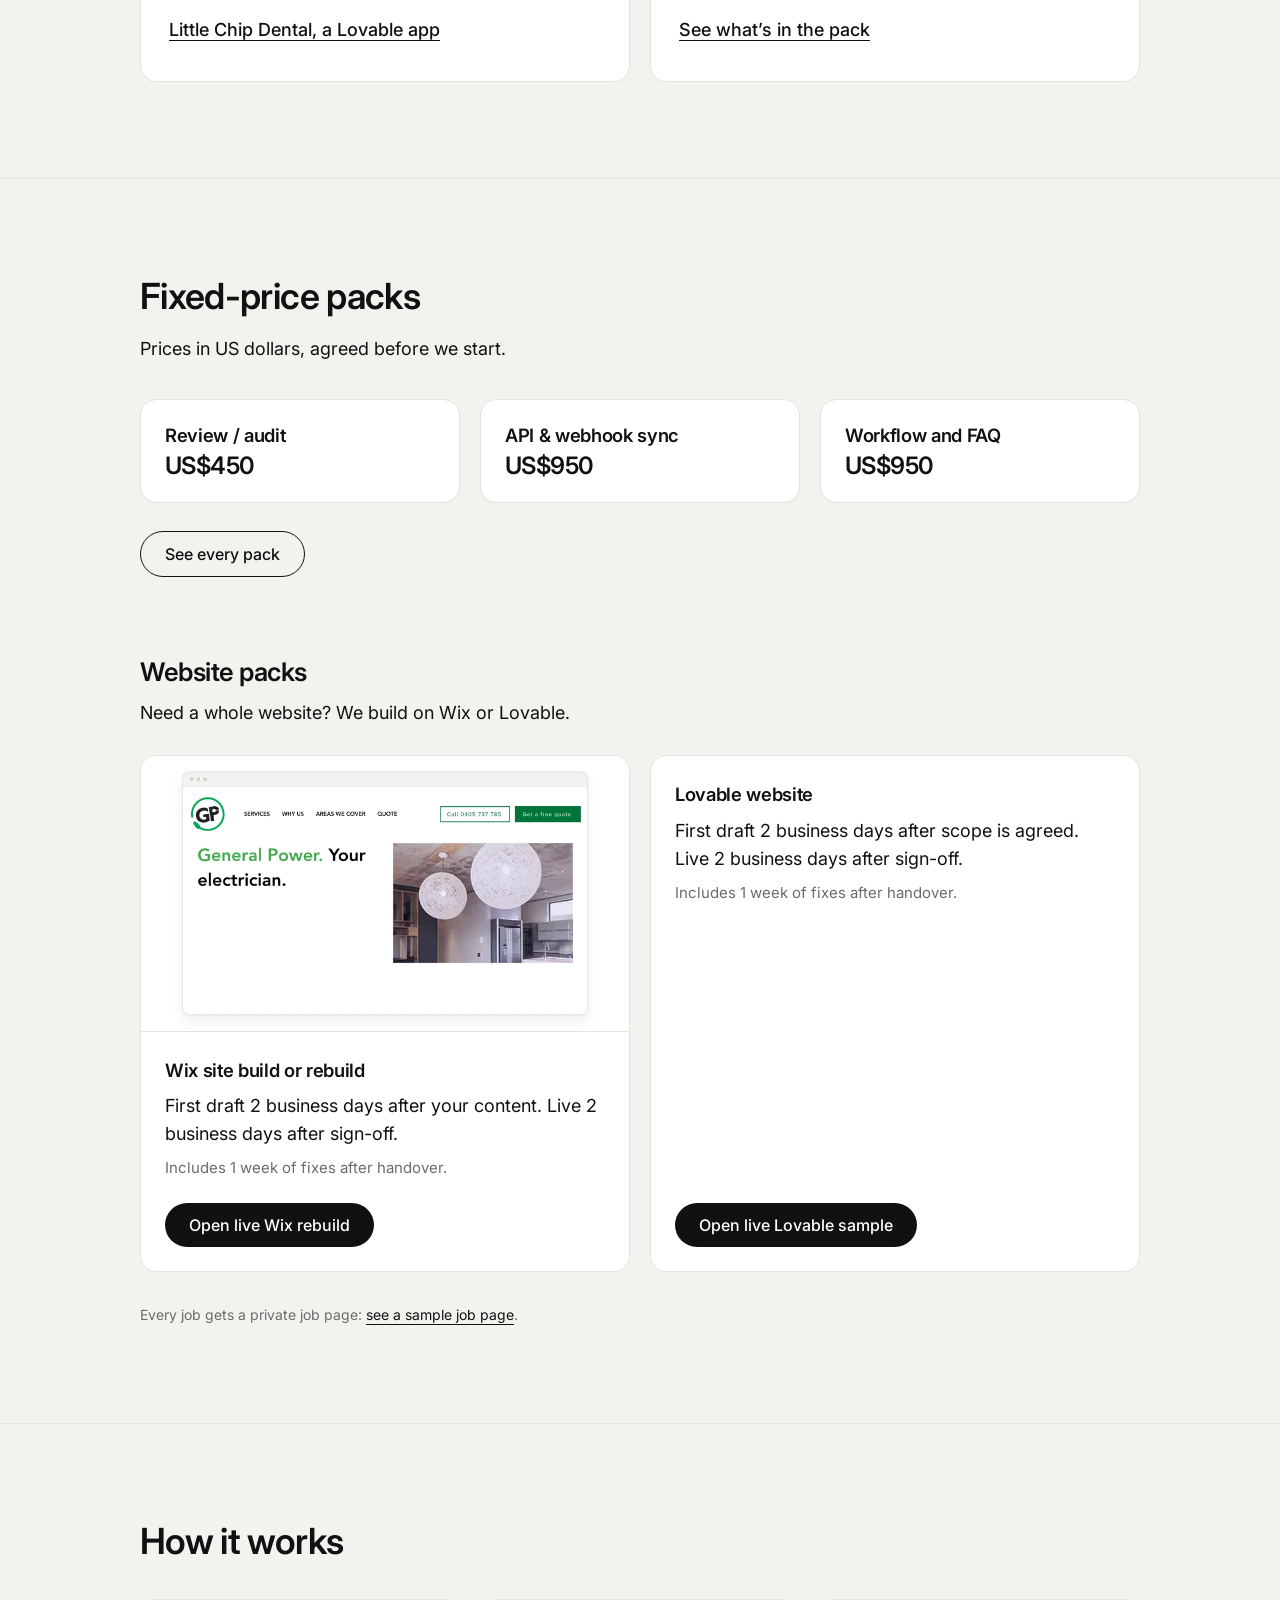
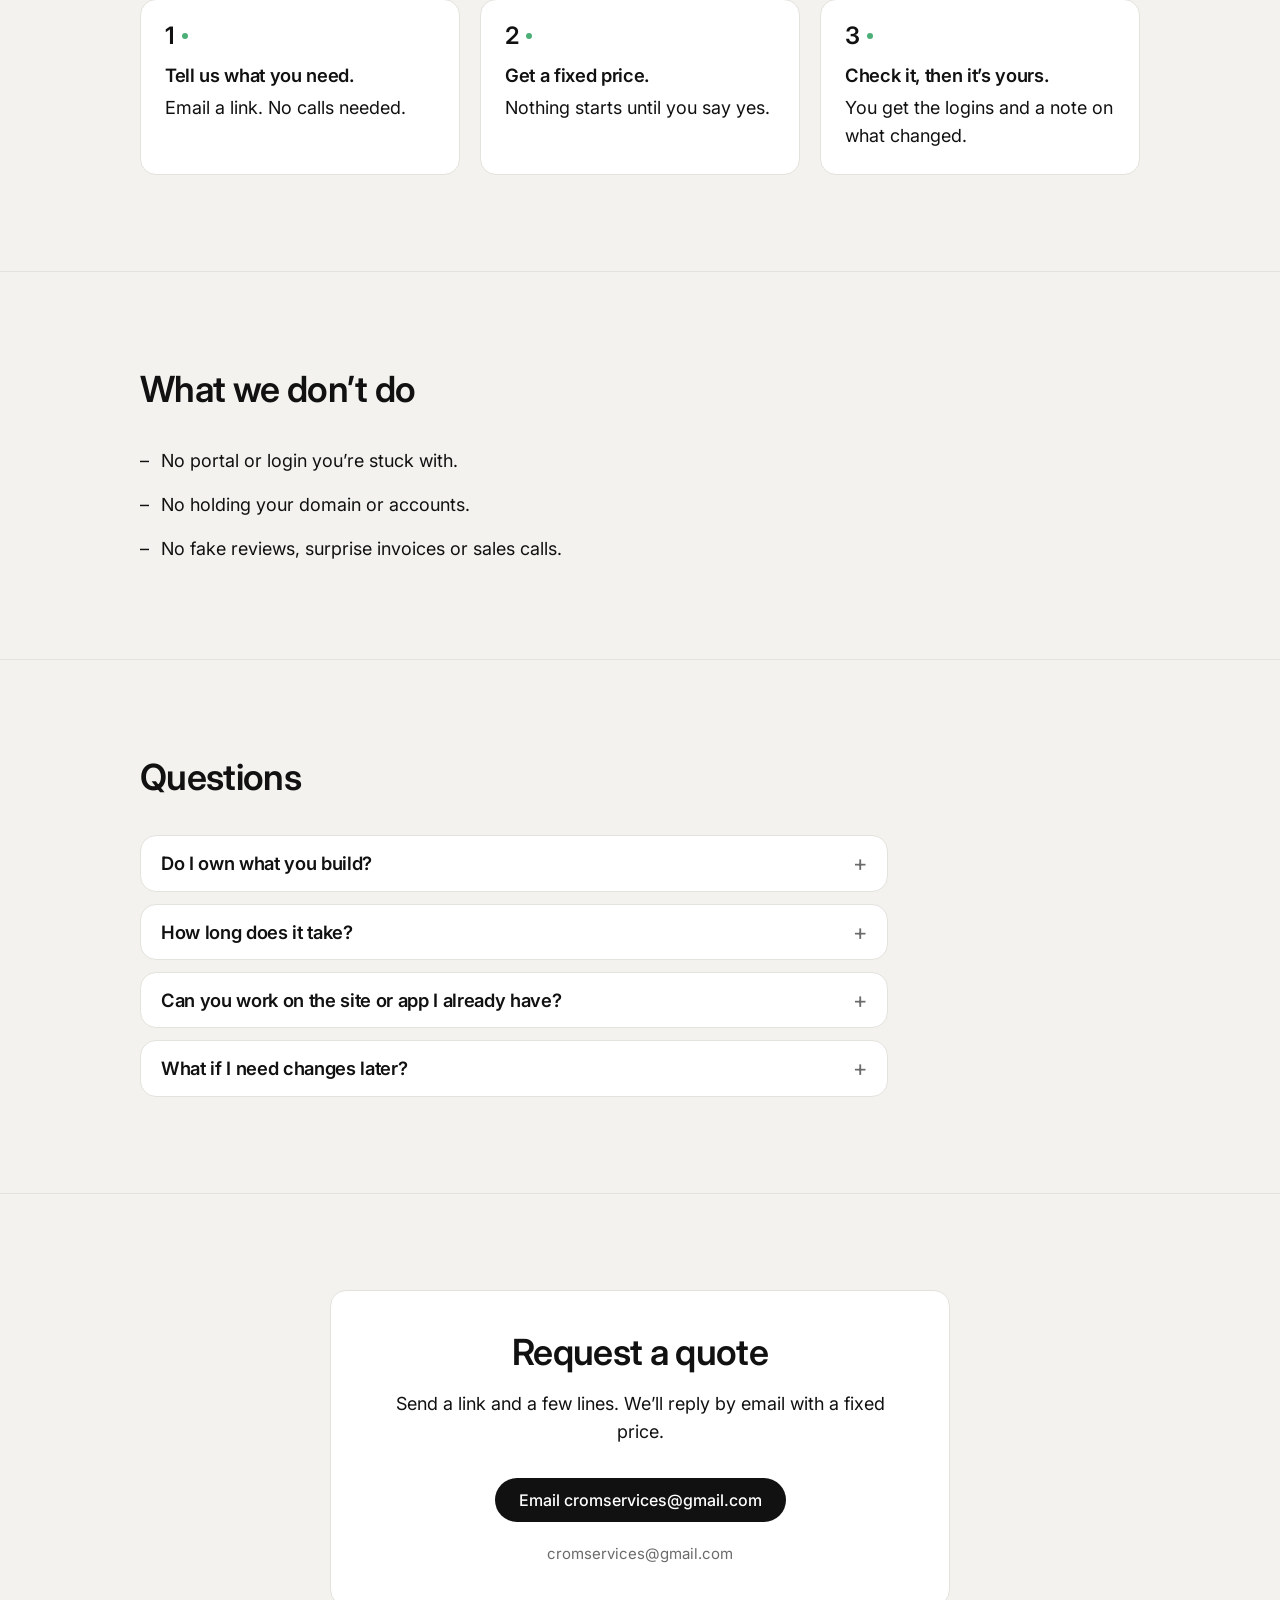
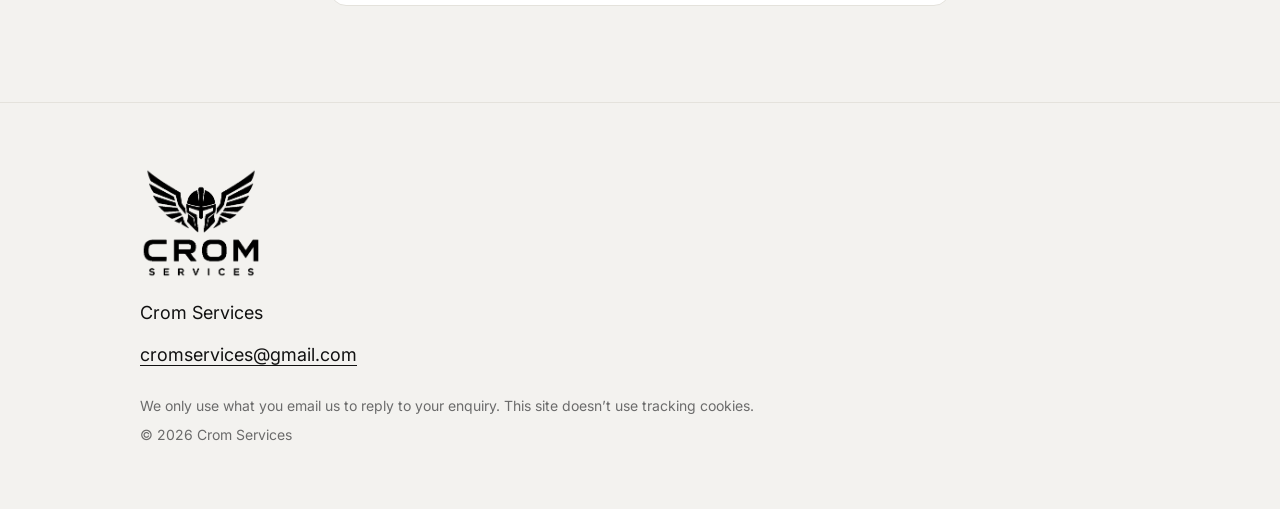
<file: hero-c/index.html>
<!DOCTYPE html><html lang="en-AU"><head><meta charSet="utf-8"/><meta name="viewport" content="width=device-width, initial-scale=1"/><link rel="preload" as="image" href="img/logo-v26-lock-inverse-transparent-tight.png"/><link rel="preload" as="image" href="img/v3/hero-wb-poster.webp"/><link rel="stylesheet" href="styles-BA3FZFGq.css" data-precedence="default"/><link rel="stylesheet" href="https://fonts.googleapis.com/css2?family=Inter:wght@400;500;600;700&amp;display=swap" data-precedence="default"/><meta name="robots" content="noindex, nofollow, noarchive"/><meta name="googlebot" content="noindex, nofollow"/><title>Preview, not live · Crom Services | Automation, API and Website Fixes from Australia</title><meta name="author" content="Crom Services"/><meta property="og:type" content="website"/><meta property="og:site_name" content="Crom Services"/><meta property="og:locale" content="en_AU"/><meta name="description" content="We fix Wix, Lovable and WordPress sites, finish half-built apps and connect your tools. Fixed price before we start, and your accounts stay yours."/><meta property="og:title" content="Crom Services | Automation, API and Website Fixes from Australia"/><meta property="og:description" content="We fix Wix, Lovable and WordPress sites, finish half-built apps and connect your tools. Fixed price before we start, and your accounts stay yours."/><meta property="og:image" content="https://cromservices.github.io/homepage-preview/img/v3/og-home-1200x630.jpg"/><meta property="og:image:width" content="1200"/><meta property="og:image:height" content="630"/><meta property="og:image:type" content="image/jpeg"/><meta property="og:image:alt" content="Gannet Street Kitchen orders before and after: 3 made and only 2 arrived in stock, then 3 made and all 3 arrived, once each. Fix it. Finish it. Connect it."/><meta name="twitter:card" content="summary_large_image"/><meta name="twitter:title" content="Crom Services | Automation, API and Website Fixes from Australia"/><meta name="twitter:description" content="We fix Wix, Lovable and WordPress sites, finish half-built apps and connect your tools. Fixed price before we start, and your accounts stay yours."/><meta name="twitter:image" content="https://cromservices.github.io/homepage-preview/img/v3/og-home-1200x630.jpg"/><meta name="twitter:image:alt" content="Gannet Street Kitchen orders before and after: 3 made and only 2 arrived in stock, then 3 made and all 3 arrived, once each. Fix it. Finish it. Connect it."/><link rel="icon" href="img/favicon.ico" type="image/x-icon"/><link rel="preconnect" href="https://fonts.googleapis.com"/><link rel="preconnect" href="https://fonts.gstatic.com" crossorigin="anonymous"/></head><body><div role="note" style="position:sticky;top:0;z-index:70;background:#111111;color:#ffffff;font:500 14px/1.4 Inter,system-ui,sans-serif;text-align:center;padding:8px 16px;white-space:nowrap;height:37px;box-sizing:border-box">Preview, not live · hero option C</div><!--$--><a href="#main" class="skip-link">Skip to content</a><header style="top:37px" class="sticky top-0 z-50 border-b border-rule bg-paper"><div class="shell flex items-center justify-between gap-4 py-3"><a href="#top" aria-label="Crom Services, back to the top of the page" class="inline-flex min-h-11 items-center"><img src="img/logo-v26-lock-inverse-transparent-tight.png" alt="Crom Services" width="526" height="481" class="h-16 w-auto md:h-[84px]"/></a><a href="#quote" class="inline-flex min-h-11 cursor-pointer items-center justify-center rounded-full px-6 py-2.5 text-center text-base font-medium no-underline transition-colors disabled:pointer-events-none disabled:opacity-50 bg-ink text-surface hover:bg-ink-hover shrink-0 whitespace-nowrap">Request a quote</a></div></header><main id="main"><section id="top" class="shell pt-14 pb-16 md:pt-24 md:pb-24"><div class="grid items-start gap-10 md:grid-cols-2 md:gap-12"><div class="min-w-0"><h1 class="text-[2.05rem] leading-[1.18] md:text-[3.4rem] md:leading-[1.12]"><span class="block">Fix it. Finish it.</span><span class="block">Connect it.</span></h1><p class="mt-6 max-w-[62ch] text-[1.0625rem] md:text-[1.2rem]">We fix Wix, Lovable and WordPress sites, finish half-built apps and connect the tools you already use.</p><p class="mt-5 max-w-[62ch] text-[0.9375rem] leading-relaxed text-ink-soft">Fixed price. Your accounts stay yours.</p><div class="mt-9 flex flex-col gap-3 sm:flex-row"><a href="#services" class="inline-flex min-h-11 cursor-pointer items-center justify-center rounded-full px-6 py-2.5 text-center text-base font-medium no-underline transition-colors disabled:pointer-events-none disabled:opacity-50 bg-ink text-surface hover:bg-ink-hover w-full sm:w-auto">See what we do</a><a href="#quote" class="inline-flex min-h-11 cursor-pointer items-center justify-center rounded-full px-6 py-2.5 text-center text-base font-medium no-underline transition-colors disabled:pointer-events-none disabled:opacity-50 border border-ink bg-transparent text-ink hover:bg-ink/6 w-full sm:w-auto">Request a quote</a></div></div><div class="min-w-0"><div class="hero-phone mx-auto w-full max-w-[340px] rounded-[2.2rem] border border-ink bg-ink p-2.5 md:max-w-[380px]"><div class="overflow-hidden rounded-[1.7rem] bg-paper"><video class="hero-clip block h-auto w-full" width="456" height="448" autoPlay="" muted="" loop="" playsInline="" preload="auto" poster="img/v3/hero-wb-poster.webp" aria-label="A booking page stuck on “Loading available times…”, then the fixed page with Saturday’s times"><source src="img/v3/hero-wb-loop.webm" type="video/webm"/><source src="img/v3/hero-wb-loop.mp4" type="video/mp4"/></video><img class="hero-still block h-auto w-full" src="img/v3/hero-wb-poster.webp" width="456" height="448" alt="A booking page stuck on “Loading available times…”"/></div></div><p class="mt-3 text-center text-[0.875rem] font-medium">Stuck on loading, then fixed and taking bookings</p><style>.hero-still{display:none}@media (prefers-reduced-motion: reduce){.hero-clip{display:none}.hero-still{display:block}}</style></div></div></section><section id="services" class="border-t border-rule"><div class="shell py-16 md:py-24"><div data-reveal="true"><h2 class="text-[1.75rem] md:text-[2.25rem]">What we can help with</h2><p class="mt-4 max-w-[62ch]">Pick the problem that sounds like yours.</p></div><ul class="mt-9 grid gap-5 md:grid-cols-2"><li id="website-fixes" data-reveal="true" class="flex min-w-0 flex-col rounded-lg border border-rule bg-surface p-6 md:p-7"><h3 class="text-[1.3rem] md:text-[1.45rem]">Website fixes</h3><p class="mt-1 text-[0.875rem] text-ink-soft">Sample: Quarrylight Studio projects page</p><p class="mt-4 text-[1.05rem] font-medium leading-snug md:text-[1.1rem]">“My site looks broken on phones, and enquiries have gone quiet.”</p><div class="mt-5 grid grid-cols-2 items-start gap-3"><figure class="m-0 min-w-0"><img src="img/v3/web-before-projects.webp" alt="Projects page on a phone before the fix: squashed text, then a blank screen" width="520" height="1085" loading="lazy" decoding="async" class="block h-auto w-full rounded-md border border-rule bg-paper"/><figcaption class="mt-2 text-[0.875rem] font-medium leading-snug">Before: squashed text, then a blank screen</figcaption></figure><figure class="m-0 min-w-0"><img src="img/v3/web-after-projects.webp" alt="The same page after the fix: readable intro, one filter and the first project" width="520" height="1085" loading="lazy" decoding="async" class="block h-auto w-full rounded-md border border-rule bg-paper"/><figcaption class="mt-2 text-[0.875rem] font-medium leading-snug">After: readable, projects straight underneath</figcaption></figure></div><p class="mt-5">Readable on every phone, with the work up front.</p><details class="group mt-5 rounded-lg border border-rule bg-paper"><summary class="flex min-h-11 cursor-pointer items-center justify-between gap-4 px-4 py-3 font-semibold">How we fixed it<span aria-hidden="true" class="shrink-0 text-[1.3rem] leading-none text-ink-soft transition-transform duration-200 group-open:rotate-45">+</span></summary><div class="px-4 pb-4"><ol class="space-y-2.5"><li class="flex gap-3"><span aria-hidden="true" class="mt-[0.1rem] inline-flex h-6 w-6 shrink-0 items-center justify-center rounded-full border border-rule bg-surface text-[0.8125rem] font-semibold">1</span><span>Send us the link and what’s wrong.</span></li><li class="flex gap-3"><span aria-hidden="true" class="mt-[0.1rem] inline-flex h-6 w-6 shrink-0 items-center justify-center rounded-full border border-rule bg-surface text-[0.8125rem] font-semibold">2</span><span>Get a fixed quote for the fix, or for a rebuild.</span></li><li class="flex gap-3"><span aria-hidden="true" class="mt-[0.1rem] inline-flex h-6 w-6 shrink-0 items-center justify-center rounded-full border border-rule bg-surface text-[0.8125rem] font-semibold">3</span><span>We fix it on your own account and check it on phone, tablet and desktop.</span></li></ol><p class="mt-4 text-[0.9375rem] text-ink-soft">What we found: squashed text, a stray label and a screen of empty space. We fixed what hid the projects first.</p></div></details><div class="mt-auto pt-6"><div class="border-t border-rule pt-5"><p class="font-semibold">Fixed quote</p><ul class="mt-1"><li><a href="https://www.generalpower.com.au" target="_blank" rel="noopener noreferrer" class="inline-block py-[0.6rem] font-medium underline underline-offset-4 hover:no-underline">See a Wix site we rebuilt<span class="sr-only"> (opens in a new tab)</span></a></li><li><a href="https://cromservices.wixstudio.com/crom-demo-portfolio" target="_blank" rel="noopener noreferrer" class="inline-block py-[0.6rem] font-medium underline underline-offset-4 hover:no-underline">Quarrylight Studio, a Wix portfolio<span class="sr-only"> (opens in a new tab)</span></a></li></ul></div></div></li><li id="booking" data-reveal="true" class="flex min-w-0 flex-col rounded-lg border border-rule bg-surface p-6 md:p-7"><h3 class="text-[1.3rem] md:text-[1.45rem]">Booking</h3><p class="mt-1 text-[0.875rem] text-ink-soft">Sample: Saltbush Dog Grooming booking fix</p><p class="mt-4 text-[1.05rem] font-medium leading-snug md:text-[1.1rem]">“My booking page let two people take the same time.”</p><div class="mt-5 grid grid-cols-2 items-start gap-3"><figure class="m-0 min-w-0"><img src="img/v3/book-before-9am.webp" alt="Booking times for Wednesday before the fix: 9:00 am still open after it was booked" width="560" height="546" loading="lazy" decoding="async" class="block h-auto w-full rounded-md border border-rule bg-paper"/><figcaption class="mt-2 text-[0.875rem] font-medium leading-snug">Before: 9am still open after it’s booked</figcaption></figure><figure class="m-0 min-w-0"><img src="img/v3/book-after-9am.webp" alt="The same day after the fix: 9:00 am and the other booked times show as taken" width="560" height="546" loading="lazy" decoding="async" class="block h-auto w-full rounded-md border border-rule bg-paper"/><figcaption class="mt-2 text-[0.875rem] font-medium leading-snug">After: booked times show as taken</figcaption></figure></div><p class="mt-5">Each time books once, and new bookings show on your desk straight away.</p><details class="group mt-5 rounded-lg border border-rule bg-paper"><summary class="flex min-h-11 cursor-pointer items-center justify-between gap-4 px-4 py-3 font-semibold">How we fixed it<span aria-hidden="true" class="shrink-0 text-[1.3rem] leading-none text-ink-soft transition-transform duration-200 group-open:rotate-45">+</span></summary><div class="px-4 pb-4"><ol class="space-y-2.5"><li class="flex gap-3"><span aria-hidden="true" class="mt-[0.1rem] inline-flex h-6 w-6 shrink-0 items-center justify-center rounded-full border border-rule bg-surface text-[0.8125rem] font-semibold">1</span><span>Booked times now show as taken for everyone.</span></li><li class="flex gap-3"><span aria-hidden="true" class="mt-[0.1rem] inline-flex h-6 w-6 shrink-0 items-center justify-center rounded-full border border-rule bg-surface text-[0.8125rem] font-semibold">2</span><span>If two people try at once, the second is asked to pick another time.</span></li><li class="flex gap-3"><span aria-hidden="true" class="mt-[0.1rem] inline-flex h-6 w-6 shrink-0 items-center justify-center rounded-full border border-rule bg-surface text-[0.8125rem] font-semibold">3</span><span>New bookings appear on your desk without a reload.</span></li></ol><p class="mt-4 text-[0.9375rem] text-ink-soft">We found nine problems. Fixed first: the four that stop launch, double bookings first. Then the next three. Flagged for later: two that don’t lose bookings.</p></div></details><div class="mt-auto pt-6"><div class="border-t border-rule pt-5"><p class="font-semibold">Fixed quote</p><ul class="mt-1"><li><a href="https://little-chip-dental.lovable.app/" target="_blank" rel="noopener noreferrer" class="inline-block py-[0.6rem] font-medium underline underline-offset-4 hover:no-underline">Little Chip Dental booking site<span class="sr-only"> (opens in a new tab)</span></a></li></ul></div></div></li><li id="api-sync" data-reveal="true" class="flex min-w-0 flex-col rounded-lg border border-rule bg-surface p-6 md:p-7"><h3 class="text-[1.3rem] md:text-[1.45rem]">API and webhook sync</h3><p class="mt-1 text-[0.875rem] text-ink-soft">Sample: Gannet Street Kitchen shop-to-stock sync</p><p class="mt-4 text-[1.05rem] font-medium leading-snug md:text-[1.1rem]">“Orders from my online shop don’t always reach my stock list.”</p><div class="mt-5 grid grid-cols-2 items-start gap-3"><figure class="m-0 min-w-0"><img src="img/v3/api-before-orders.webp" alt="Before: 3 orders made, 2 arrived in stock. One arrived twice and one never arrived." width="492" height="403" loading="lazy" decoding="async" class="block h-auto w-full rounded-md border border-rule bg-paper"/><figcaption class="mt-2 text-[0.875rem] font-medium leading-snug">Before: 3 orders made, 2 arrived, 1 twice</figcaption></figure><figure class="m-0 min-w-0"><img src="img/v3/api-after-orders.webp" alt="After: 3 orders made, 3 arrived in stock. The repeat was stopped and a fake order was turned away." width="492" height="403" loading="lazy" decoding="async" class="block h-auto w-full rounded-md border border-rule bg-paper"/><figcaption class="mt-2 text-[0.875rem] font-medium leading-snug">After: 3 made, 3 arrived, once each</figcaption></figure></div><p class="mt-5">Every order arrives once. Fake orders are turned away.</p><details class="group mt-5 rounded-lg border border-rule bg-paper"><summary class="flex min-h-11 cursor-pointer items-center justify-between gap-4 px-4 py-3 font-semibold">How we fixed it<span aria-hidden="true" class="shrink-0 text-[1.3rem] leading-none text-ink-soft transition-transform duration-200 group-open:rotate-45">+</span></summary><div class="px-4 pb-4"><ol class="space-y-2.5"><li class="flex gap-3"><span aria-hidden="true" class="mt-[0.1rem] inline-flex h-6 w-6 shrink-0 items-center justify-center rounded-full border border-rule bg-surface text-[0.8125rem] font-semibold">1</span><span>Name the two tools that should talk to each other.</span></li><li class="flex gap-3"><span aria-hidden="true" class="mt-[0.1rem] inline-flex h-6 w-6 shrink-0 items-center justify-center rounded-full border border-rule bg-surface text-[0.8125rem] font-semibold">2</span><span>Missing orders are sent again, and repeats are stopped.</span></li><li class="flex gap-3"><span aria-hidden="true" class="mt-[0.1rem] inline-flex h-6 w-6 shrink-0 items-center justify-center rounded-full border border-rule bg-surface text-[0.8125rem] font-semibold">3</span><span>One connection, checked and handed over.</span></li></ol><img src="img/v3/api-triage.webp" alt="What we checked: 1 order never arrived and 1 arrived twice. Fixed first: missing orders, then duplicates. Flagged for later: orders from before the switch-on." width="1100" height="483" loading="lazy" decoding="async" class="mt-4 block h-auto w-full rounded-md border border-rule"/></div></details><div class="mt-auto pt-6"><div class="border-t border-rule pt-5"><p class="font-semibold">API &amp; webhook pack · US$950</p><ul class="mt-1"><li><a href="https://cromservices.github.io/job-page-sample/packs/" target="_blank" rel="noopener noreferrer" class="inline-block py-[0.6rem] font-medium underline underline-offset-4 hover:no-underline">See what’s in the pack<span class="sr-only"> (opens in a new tab)</span></a></li></ul></div></div></li><li id="review" data-reveal="true" class="flex min-w-0 flex-col rounded-lg border border-rule bg-surface p-6 md:p-7"><h3 class="text-[1.3rem] md:text-[1.45rem]">Review and audit</h3><p class="mt-1 text-[0.875rem] text-ink-soft">Sample: Saltbush Dog Grooming booking review</p><p class="mt-4 text-[1.05rem] font-medium leading-snug md:text-[1.1rem]">“We’ve paid for a site, and we’re not sure it’s right.”</p><div class="mt-5 grid grid-cols-2 items-start gap-3"><figure class="m-0 min-w-0"><img src="img/v3/review-before-time.webp" alt="Booking times on a phone before the fix, with no time zone shown" width="560" height="934" loading="lazy" decoding="async" class="block h-auto w-full rounded-md border border-rule bg-paper"/><figcaption class="mt-2 text-[0.875rem] font-medium leading-snug">Before: times with no time zone</figcaption></figure><figure class="m-0 min-w-0"><img src="img/v3/review-after-time.webp" alt="The same times after the fix, marked studio time, with “That’s 12:00 pm your time.” underneath" width="560" height="993" loading="lazy" decoding="async" class="block h-auto w-full rounded-md border border-rule bg-paper"/><figcaption class="mt-2 text-[0.875rem] font-medium leading-snug">After: studio time, plus your own time</figcaption></figure></div><p class="mt-5">A clear verdict and a ranked fix list.</p><details class="group mt-5 rounded-lg border border-rule bg-paper"><summary class="flex min-h-11 cursor-pointer items-center justify-between gap-4 px-4 py-3 font-semibold">How we fixed it<span aria-hidden="true" class="shrink-0 text-[1.3rem] leading-none text-ink-soft transition-transform duration-200 group-open:rotate-45">+</span></summary><div class="px-4 pb-4"><ol class="space-y-2.5"><li class="flex gap-3"><span aria-hidden="true" class="mt-[0.1rem] inline-flex h-6 w-6 shrink-0 items-center justify-center rounded-full border border-rule bg-surface text-[0.8125rem] font-semibold">1</span><span>Tell us what to check: a website, an app or an automation.</span></li><li class="flex gap-3"><span aria-hidden="true" class="mt-[0.1rem] inline-flex h-6 w-6 shrink-0 items-center justify-center rounded-full border border-rule bg-surface text-[0.8125rem] font-semibold">2</span><span>Get a clear verdict, with fixes ranked by what they’d cost you.</span></li><li class="flex gap-3"><span aria-hidden="true" class="mt-[0.1rem] inline-flex h-6 w-6 shrink-0 items-center justify-center rounded-full border border-rule bg-surface text-[0.8125rem] font-semibold">3</span><span>Get an hours estimate, so you decide what to fix first.</span></li></ol><img src="img/v3/review-triage.webp" alt="Our ranking for the booking site: fix now, fix next and flagged for later, each with a one-line reason" width="840" height="930" loading="lazy" decoding="async" class="mt-4 block h-auto w-full rounded-md border border-rule"/></div></details><div class="mt-auto pt-6"><div class="border-t border-rule pt-5"><p class="font-semibold">Review / audit pack · US$450</p><ul class="mt-1"><li><a href="https://cromservices.github.io/job-page-sample/packs/" target="_blank" rel="noopener noreferrer" class="inline-block py-[0.6rem] font-medium underline underline-offset-4 hover:no-underline">See what’s in the pack<span class="sr-only"> (opens in a new tab)</span></a></li></ul></div></div></li><li id="app-fix" data-reveal="true" class="flex min-w-0 flex-col rounded-lg border border-rule bg-surface p-6 md:p-7"><h3 class="text-[1.3rem] md:text-[1.45rem]">App fix and finish</h3><p class="mt-4 text-[1.05rem] font-medium leading-snug md:text-[1.1rem]">“My app nearly works, but it isn’t ready for real customers.”</p><p class="mt-5">The last gaps fixed on your own accounts, ready to launch.</p><details class="group mt-5 rounded-lg border border-rule bg-paper"><summary class="flex min-h-11 cursor-pointer items-center justify-between gap-4 px-4 py-3 font-semibold">What you get<span aria-hidden="true" class="shrink-0 text-[1.3rem] leading-none text-ink-soft transition-transform duration-200 group-open:rotate-45">+</span></summary><div class="px-4 pb-4"><ol class="space-y-2.5"><li class="flex gap-3"><span aria-hidden="true" class="mt-[0.1rem] inline-flex h-6 w-6 shrink-0 items-center justify-center rounded-full border border-rule bg-surface text-[0.8125rem] font-semibold">1</span><span>Send us the app and a list of what isn’t working.</span></li><li class="flex gap-3"><span aria-hidden="true" class="mt-[0.1rem] inline-flex h-6 w-6 shrink-0 items-center justify-center rounded-full border border-rule bg-surface text-[0.8125rem] font-semibold">2</span><span>Agree a fixed price for one fix or a short finish list.</span></li><li class="flex gap-3"><span aria-hidden="true" class="mt-[0.1rem] inline-flex h-6 w-6 shrink-0 items-center justify-center rounded-full border border-rule bg-surface text-[0.8125rem] font-semibold">3</span><span>We fix it, check every step on your own web address and send a short note on what changed.</span></li></ol></div></details><div class="mt-auto pt-6"><div class="border-t border-rule pt-5"><p class="font-semibold">Fixed quote</p><ul class="mt-1"><li><a href="mailto:cromservices@gmail.com?subject=App%20fix%20and%20finish&amp;body=Hi%20Crom%20Services%2C%0A%0ALink%20to%20the%20app%3A%0AWhat%20it%20is%20built%20with%20%28Lovable%20or%20other%29%3A%0AWhat%20isn%E2%80%99t%20working%3A%0A" class="inline-block py-[0.6rem] font-medium underline underline-offset-4 hover:no-underline">Ask about an app fix</a></li><li><a href="https://little-chip-dental.lovable.app/" target="_blank" rel="noopener noreferrer" class="inline-block py-[0.6rem] font-medium underline underline-offset-4 hover:no-underline">Little Chip Dental, a Lovable app<span class="sr-only"> (opens in a new tab)</span></a></li></ul></div></div></li><li id="workflow" data-reveal="true" class="flex min-w-0 flex-col rounded-lg border border-rule bg-surface p-6 md:p-7"><h3 class="text-[1.3rem] md:text-[1.45rem]">Workflow and FAQ</h3><p class="mt-4 text-[1.05rem] font-medium leading-snug md:text-[1.1rem]">“I answer the same questions all day.”</p><p class="mt-5">Quick answers from your own information, and a person for anything tricky.</p><details class="group mt-5 rounded-lg border border-rule bg-paper"><summary class="flex min-h-11 cursor-pointer items-center justify-between gap-4 px-4 py-3 font-semibold">What you get<span aria-hidden="true" class="shrink-0 text-[1.3rem] leading-none text-ink-soft transition-transform duration-200 group-open:rotate-45">+</span></summary><div class="px-4 pb-4"><ol class="space-y-2.5"><li class="flex gap-3"><span aria-hidden="true" class="mt-[0.1rem] inline-flex h-6 w-6 shrink-0 items-center justify-center rounded-full border border-rule bg-surface text-[0.8125rem] font-semibold">1</span><span>Pick one workflow, or one set of customer questions.</span></li><li class="flex gap-3"><span aria-hidden="true" class="mt-[0.1rem] inline-flex h-6 w-6 shrink-0 items-center justify-center rounded-full border border-rule bg-surface text-[0.8125rem] font-semibold">2</span><span>It’s set up in the tools you already use, then checked and handed over.</span></li><li class="flex gap-3"><span aria-hidden="true" class="mt-[0.1rem] inline-flex h-6 w-6 shrink-0 items-center justify-center rounded-full border border-rule bg-surface text-[0.8125rem] font-semibold">3</span><span>You pay any running costs directly.</span></li></ol></div></details><div class="mt-auto pt-6"><div class="border-t border-rule pt-5"><p class="font-semibold">Workflow and FAQ pack · US$950</p><ul class="mt-1"><li><a href="https://cromservices.github.io/job-page-sample/packs/" target="_blank" rel="noopener noreferrer" class="inline-block py-[0.6rem] font-medium underline underline-offset-4 hover:no-underline">See what’s in the pack<span class="sr-only"> (opens in a new tab)</span></a></li></ul></div></div></li></ul></div></section><section id="packs" class="border-t border-rule"><div class="shell py-16 md:py-24"><h2 data-reveal="true" class="text-[1.75rem] md:text-[2.25rem]">Fixed-price packs</h2><p data-reveal="true" class="mt-4 max-w-[62ch]">Prices in US dollars, agreed before we start.</p><ul class="mt-9 grid gap-5 md:grid-cols-3"><li data-reveal="true" class="flex flex-col rounded-lg border border-rule bg-surface p-6"><h3 class="text-[1.15rem]">Review / audit</h3><p class="mt-2 text-[1.5rem] font-semibold leading-none tracking-tight">US$450</p></li><li data-reveal="true" class="flex flex-col rounded-lg border border-rule bg-surface p-6"><h3 class="text-[1.15rem]">API &amp; webhook sync</h3><p class="mt-2 text-[1.5rem] font-semibold leading-none tracking-tight">US$950</p></li><li data-reveal="true" class="flex flex-col rounded-lg border border-rule bg-surface p-6"><h3 class="text-[1.15rem]">Workflow and FAQ</h3><p class="mt-2 text-[1.5rem] font-semibold leading-none tracking-tight">US$950</p></li></ul><div data-reveal="true" class="mt-7"><a href="https://cromservices.github.io/job-page-sample/packs/" target="_blank" rel="noopener noreferrer" class="inline-flex min-h-11 cursor-pointer items-center justify-center rounded-full px-6 py-2.5 text-center text-base font-medium no-underline transition-colors disabled:pointer-events-none disabled:opacity-50 border border-ink bg-transparent text-ink hover:bg-ink/6 w-full sm:w-auto">See every pack<span class="sr-only"> (opens in a new tab)</span></a></div><h3 data-reveal="true" class="mt-16 text-[1.35rem] md:mt-20 md:text-[1.6rem]">Website packs</h3><p data-reveal="true" class="mt-3 max-w-[62ch]">Need a whole website? We build on Wix or Lovable.</p><ul class="mt-7 grid gap-5 md:grid-cols-2"><li data-reveal="true" class="flex flex-col overflow-hidden rounded-lg border border-rule bg-surface"><a href="https://www.generalpower.com.au" target="_blank" rel="noopener noreferrer" class="block border-b border-rule"><img src="img/packs-thumb-wix-generalpower-1600x900.webp" alt="Home page of a Wix site we rebuilt for a local electrician" width="1600" height="900" loading="lazy" decoding="async" class="block h-auto w-full object-cover" style="aspect-ratio:16 / 9"/><span class="sr-only"> (opens in a new tab)</span></a><div class="flex flex-1 flex-col p-6"><h4 class="text-[1.15rem] font-semibold tracking-[-0.018em]">Wix site build or rebuild</h4><p class="mt-2">First draft 2 business days after your content. Live 2 business days after sign-off.</p><p class="mt-2 text-[0.9375rem] text-ink-soft">Includes 1 week of fixes after handover.</p><div class="mt-auto pt-6"><a href="https://www.generalpower.com.au" target="_blank" rel="noopener noreferrer" class="inline-flex min-h-11 cursor-pointer items-center justify-center rounded-full px-6 py-2.5 text-center text-base font-medium no-underline transition-colors disabled:pointer-events-none disabled:opacity-50 bg-ink text-surface hover:bg-ink-hover w-full sm:w-auto whitespace-nowrap">Open live Wix rebuild<span class="sr-only"> (opens in a new tab)</span></a></div></div></li><li data-reveal="true" class="flex flex-col overflow-hidden rounded-lg border border-rule bg-surface"><div class="flex flex-1 flex-col p-6"><h4 class="text-[1.15rem] font-semibold tracking-[-0.018em]">Lovable website</h4><p class="mt-2">First draft 2 business days after scope is agreed. Live 2 business days after sign-off.</p><p class="mt-2 text-[0.9375rem] text-ink-soft">Includes 1 week of fixes after handover.</p><div class="mt-auto pt-6"><a href="https://little-chip-dental.lovable.app/" target="_blank" rel="noopener noreferrer" class="inline-flex min-h-11 cursor-pointer items-center justify-center rounded-full px-6 py-2.5 text-center text-base font-medium no-underline transition-colors disabled:pointer-events-none disabled:opacity-50 bg-ink text-surface hover:bg-ink-hover w-full sm:w-auto whitespace-nowrap">Open live Lovable sample<span class="sr-only"> (opens in a new tab)</span></a></div></div></li></ul><p data-reveal="true" class="mt-8 max-w-[68ch] text-[0.875rem] leading-relaxed text-ink-soft">Every job gets a private job page:<!-- --> <a href="https://cromservices.github.io/job-page-sample/" target="_blank" rel="noopener noreferrer" class="text-ink underline underline-offset-4 hover:no-underline">see a sample job page<span class="sr-only"> (opens in a new tab)</span></a>.</p></div></section><section id="how" class="border-t border-rule"><div class="shell py-16 md:py-24"><h2 data-reveal="true" class="text-[1.75rem] md:text-[2.25rem]">How it works</h2><ol class="mt-9 grid gap-5 md:grid-cols-3"><li data-reveal="true" class="rounded-lg border border-rule bg-surface p-6"><p class="flex items-center gap-2"><span class="text-[1.5rem] font-semibold leading-none tracking-tight">1</span><span aria-hidden="true" class="h-1.5 w-1.5 rounded-full bg-accent-green"></span></p><h3 class="mt-4 text-[1.15rem]">Tell us what you need.</h3><p class="mt-2">Email a link. No calls needed.</p></li><li data-reveal="true" class="rounded-lg border border-rule bg-surface p-6"><p class="flex items-center gap-2"><span class="text-[1.5rem] font-semibold leading-none tracking-tight">2</span><span aria-hidden="true" class="h-1.5 w-1.5 rounded-full bg-accent-green"></span></p><h3 class="mt-4 text-[1.15rem]">Get a fixed price.</h3><p class="mt-2">Nothing starts until you say yes.</p></li><li data-reveal="true" class="rounded-lg border border-rule bg-surface p-6"><p class="flex items-center gap-2"><span class="text-[1.5rem] font-semibold leading-none tracking-tight">3</span><span aria-hidden="true" class="h-1.5 w-1.5 rounded-full bg-accent-green"></span></p><h3 class="mt-4 text-[1.15rem]">Check it, then it’s yours.</h3><p class="mt-2">You get the logins and a note on what changed.</p></li></ol></div></section><section id="dont" class="border-t border-rule"><div class="shell py-16 md:py-24"><h2 data-reveal="true" class="text-[1.75rem] md:text-[2.25rem]">What we don’t do</h2><ul data-reveal="true" class="mt-9 max-w-[62ch] space-y-4"><li class="flex gap-3"><span aria-hidden="true" class="shrink-0">–</span><span>No portal or login you’re stuck with.</span></li><li class="flex gap-3"><span aria-hidden="true" class="shrink-0">–</span><span>No holding your domain or accounts.</span></li><li class="flex gap-3"><span aria-hidden="true" class="shrink-0">–</span><span>No fake reviews, surprise invoices or sales calls.</span></li></ul></div></section><section id="faq" class="border-t border-rule"><div class="shell py-16 md:py-24"><h2 data-reveal="true" class="text-[1.75rem] md:text-[2.25rem]">Questions</h2><div data-reveal="true" class="mt-9 max-w-[68ch] space-y-3"><details class="group rounded-lg border border-rule bg-surface"><summary class="flex cursor-pointer items-center justify-between gap-4 px-5 py-4 min-h-11"><h3 class="m-0 text-[1.05rem] font-semibold md:text-[1.15rem]">Do I own what you build?</h3><span aria-hidden="true" class="shrink-0 text-[1.4rem] leading-none text-ink-soft transition-transform duration-200 group-open:rotate-45">+</span></summary><p class="px-5 pb-5">Yes. The domain, hosting and accounts are in your name, and you get the logins.</p></details><details class="group rounded-lg border border-rule bg-surface"><summary class="flex cursor-pointer items-center justify-between gap-4 px-5 py-4 min-h-11"><h3 class="m-0 text-[1.05rem] font-semibold md:text-[1.15rem]">How long does it take?</h3><span aria-hidden="true" class="shrink-0 text-[1.4rem] leading-none text-ink-soft transition-transform duration-200 group-open:rotate-45">+</span></summary><p class="px-5 pb-5">It depends on the job. Every pack and quote comes with a timeline, so you know before you agree to anything.</p></details><details class="group rounded-lg border border-rule bg-surface"><summary class="flex cursor-pointer items-center justify-between gap-4 px-5 py-4 min-h-11"><h3 class="m-0 text-[1.05rem] font-semibold md:text-[1.15rem]">Can you work on the site or app I already have?</h3><span aria-hidden="true" class="shrink-0 text-[1.4rem] leading-none text-ink-soft transition-transform duration-200 group-open:rotate-45">+</span></summary><p class="px-5 pb-5">Yes. Most jobs start with something you already have on Wix, Lovable, WordPress or similar. We fix or finish it rather than start again, unless a rebuild would cost you less.</p></details><details class="group rounded-lg border border-rule bg-surface"><summary class="flex cursor-pointer items-center justify-between gap-4 px-5 py-4 min-h-11"><h3 class="m-0 text-[1.05rem] font-semibold md:text-[1.15rem]">What if I need changes later?</h3><span aria-hidden="true" class="shrink-0 text-[1.4rem] leading-none text-ink-soft transition-transform duration-200 group-open:rotate-45">+</span></summary><p class="px-5 pb-5">Small changes are covered if we look after it on a retainer. Otherwise we quote them one at a time.</p></details></div></div></section><section id="quote" class="border-t border-rule"><div class="shell py-16 md:py-24"><div data-reveal="true" class="mx-auto max-w-[620px] rounded-lg border border-rule bg-surface p-6 text-center md:p-10"><h2 class="text-[1.75rem] md:text-[2.25rem]">Request a quote</h2><p class="mx-auto mt-4 max-w-[48ch]">Send a link and a few lines. We’ll reply by email with a fixed price.</p><div class="mt-8"><a href="mailto:cromservices@gmail.com?subject=Quote%20request&amp;body=Hi%20Crom%20Services%2C%0A%0ABusiness%20name%3A%0AWhat%20you%20need%20help%20with%3A%0ALink%20to%20your%20site%20or%20app%20%28if%20any%29%3A%0AAnything%20else%20we%20should%20know%3A%0A" class="inline-flex min-h-11 cursor-pointer items-center justify-center rounded-full px-6 py-2.5 text-center text-base font-medium no-underline transition-colors disabled:pointer-events-none disabled:opacity-50 bg-ink text-surface hover:bg-ink-hover w-full sm:w-auto whitespace-nowrap">Email cromservices@gmail.com</a></div><p class="mt-5 text-[0.9375rem] text-ink-soft"><span class="selectable whitespace-nowrap">cromservices@gmail.com</span></p></div></div></section></main><footer class="border-t border-rule bg-paper"><div class="shell py-12 md:py-16"><img src="img/logo-v26-lock-inverse-transparent-tight.png" alt="Crom Services" width="526" height="481" class="h-24 w-auto md:h-28"/><div class="mt-5 space-y-1.5"><p>Crom Services</p><p><a href="mailto:cromservices@gmail.com" class="inline-flex min-h-11 items-center underline underline-offset-4 hover:no-underline">cromservices@gmail.com</a></p><p class="pt-3 text-[0.875rem] leading-relaxed text-ink-soft">We only use what you email us to reply to your enquiry. This site doesn’t use tracking cookies.</p><p class="text-[0.875rem] text-ink-soft">© 2026 Crom Services</p></div></div></footer><!--/$--></body></html>
</file>
<file: styles-Bw7aM2Q_.css>
/*! tailwindcss v4.3.3 | MIT License | https://tailwindcss.com */
@layer properties{@supports (((-webkit-hyphens:none)) and (not (margin-trim:inline))) or ((-moz-orient:inline) and (not (color:rgb(from red r g b)))){*,:before,:after,::backdrop{--tw-space-y-reverse:0;--tw-border-style:solid;--tw-leading:initial;--tw-font-weight:initial;--tw-tracking:initial;--tw-outline-style:solid;--tw-blur:initial;--tw-brightness:initial;--tw-contrast:initial;--tw-grayscale:initial;--tw-hue-rotate:initial;--tw-invert:initial;--tw-opacity:initial;--tw-saturate:initial;--tw-sepia:initial;--tw-drop-shadow:initial;--tw-drop-shadow-color:initial;--tw-drop-shadow-alpha:100%;--tw-drop-shadow-size:initial;--tw-duration:initial;--tw-animation-delay:0s;--tw-animation-direction:normal;--tw-animation-duration:initial;--tw-animation-fill-mode:none;--tw-animation-iteration-count:1;--tw-enter-blur:0;--tw-enter-opacity:1;--tw-enter-rotate:0;--tw-enter-scale:1;--tw-enter-translate-x:0;--tw-enter-translate-y:0;--tw-exit-blur:0;--tw-exit-opacity:1;--tw-exit-rotate:0;--tw-exit-scale:1;--tw-exit-translate-x:0;--tw-exit-translate-y:0}}}@layer theme{:root,:host{--font-sans:"Inter", ui-sans-serif, system-ui, -apple-system, "Segoe UI", Roboto, "Helvetica Neue", Arial, sans-serif;--font-mono:ui-monospace, SFMono-Regular, Menlo, Monaco, Consolas, "Liberation Mono", "Courier New", monospace;--spacing:.25rem;--container-md:28rem;--text-base:1rem;--text-base--line-height:calc(1.5 / 1);--text-7xl:4.5rem;--text-7xl--line-height:1;--font-weight-medium:500;--font-weight-semibold:600;--font-weight-bold:700;--tracking-tight:-.025em;--leading-snug:1.375;--leading-relaxed:1.625;--default-transition-duration:.15s;--default-transition-timing-function:cubic-bezier(.4, 0, .2, 1);--default-font-family:"Inter", ui-sans-serif, system-ui, -apple-system, "Segoe UI", Roboto, "Helvetica Neue", Arial, sans-serif;--default-mono-font-family:var(--font-mono);--color-border:var(--border)}}@layer base{*,:after,:before,::backdrop{box-sizing:border-box;border:0 solid;margin:0;padding:0}::file-selector-button{box-sizing:border-box;border:0 solid;margin:0;padding:0}html,:host{-webkit-text-size-adjust:100%;tab-size:4;line-height:1.5;font-family:var(--default-font-family,-apple-system, BlinkMacSystemFont, "Segoe UI", Roboto, "Helvetica Neue", "Noto Sans", Arial, sans-serif, "Apple Color Emoji", "Segoe UI Emoji", "Segoe UI Symbol", "Noto Color Emoji");font-feature-settings:var(--default-font-feature-settings,normal);font-variation-settings:var(--default-font-variation-settings,normal);-webkit-tap-highlight-color:transparent}hr{height:0;color:inherit;border-top-width:1px}abbr:where([title]){-webkit-text-decoration:underline dotted;text-decoration:underline dotted}h1,h2,h3,h4,h5,h6{font-size:inherit;font-weight:inherit}a{color:inherit;-webkit-text-decoration:inherit;-webkit-text-decoration:inherit;-webkit-text-decoration:inherit;-webkit-text-decoration:inherit;-webkit-text-decoration:inherit;text-decoration:inherit}b,strong{font-weight:bolder}code,kbd,samp,pre{font-family:var(--default-mono-font-family,ui-monospace, SFMono-Regular, Menlo, Monaco, Consolas, "Liberation Mono", "Courier New", monospace);font-feature-settings:var(--default-mono-font-feature-settings,normal);font-variation-settings:var(--default-mono-font-variation-settings,normal);font-size:1em}small{font-size:80%}sub,sup{vertical-align:baseline;font-size:75%;line-height:0;position:relative}sub{bottom:-.25em}sup{top:-.5em}table{text-indent:0;border-color:inherit;border-collapse:collapse}:-moz-focusring:where(:not(iframe)){outline:auto}progress{vertical-align:baseline}summary{display:list-item}ol,ul,menu{list-style:none}img,svg,video,canvas,audio,iframe,embed,object{vertical-align:middle;display:block}img,video{max-width:100%;height:auto}button,input,select,optgroup,textarea{font:inherit;font-feature-settings:inherit;font-variation-settings:inherit;letter-spacing:inherit;color:inherit;opacity:1;background-color:#0000;border-radius:0}::file-selector-button{font:inherit;font-feature-settings:inherit;font-variation-settings:inherit;letter-spacing:inherit;color:inherit;opacity:1;background-color:#0000;border-radius:0}:where(select:is([multiple],[size])) optgroup{font-weight:bolder}:where(select:is([multiple],[size])) optgroup option{padding-inline-start:20px}::file-selector-button{margin-inline-end:4px}::placeholder{opacity:1}@supports (not ((-webkit-appearance:-apple-pay-button))) or (contain-intrinsic-size:1px){::placeholder{color:currentColor}@supports (color:color-mix(in lab, red, red)){::placeholder{color:color-mix(in oklab, currentcolor 50%, transparent)}}}textarea{resize:vertical}::-webkit-search-decoration{-webkit-appearance:none}::-webkit-date-and-time-value{min-height:1lh;text-align:inherit}::-webkit-datetime-edit{display:inline-flex}::-webkit-datetime-edit-fields-wrapper{padding:0}::-webkit-datetime-edit{padding-block:0}::-webkit-datetime-edit-year-field{padding-block:0}::-webkit-datetime-edit-month-field{padding-block:0}::-webkit-datetime-edit-day-field{padding-block:0}::-webkit-datetime-edit-hour-field{padding-block:0}::-webkit-datetime-edit-minute-field{padding-block:0}::-webkit-datetime-edit-second-field{padding-block:0}::-webkit-datetime-edit-millisecond-field{padding-block:0}::-webkit-datetime-edit-meridiem-field{padding-block:0}::-webkit-calendar-picker-indicator{line-height:1}:-moz-ui-invalid{box-shadow:none}button,input:where([type=button],[type=reset],[type=submit]){appearance:button}::file-selector-button{appearance:button}::-webkit-inner-spin-button{height:auto}::-webkit-outer-spin-button{height:auto}[hidden]:where(:not([hidden=until-found])){display:none!important}*{border-color:var(--color-border)}html{scroll-behavior:smooth;-webkit-text-size-adjust:100%;scroll-padding-top:6rem}body{background-color:var(--paper);color:var(--ink);font-family:var(--font-sans);-webkit-font-smoothing:antialiased;text-rendering:optimizelegibility;font-size:1.0625rem;font-weight:400;line-height:1.55}@media (width>=768px){body{font-size:1.125rem}}h1,h2,h3{letter-spacing:-.018em;text-wrap:balance;font-weight:600;line-height:1.2}:focus-visible{outline:2px solid var(--ink);outline-offset:2px;border-radius:4px}::selection{background-color:var(--ink);color:var(--surface)}summary{list-style:none}summary::-webkit-details-marker{display:none}}@layer components;@layer utilities{.skip-link{width:1px;height:1px;position:absolute;top:0;left:-10000px;overflow:hidden}.skip-link:focus-visible{z-index:60;background-color:var(--ink);width:auto;height:auto;color:var(--surface);border-radius:9999px;padding:.75rem 1.25rem;font-weight:500;text-decoration:none;position:fixed;top:1rem;left:1rem}.sr-only{clip-path:inset(50%);white-space:nowrap;border-width:0;width:1px;height:1px;margin:-1px;padding:0;position:absolute;overflow:hidden}.fixed{position:fixed}.sticky{position:sticky}.top-0{top:0}.z-50{z-index:50}.m-0{margin:0}.shell{width:100%;max-width:1040px;margin-inline:auto;padding-inline:1.25rem}.mx-auto{margin-inline:auto}.mt-1{margin-top:var(--spacing)}.mt-2{margin-top:calc(var(--spacing) * 2)}.mt-3{margin-top:calc(var(--spacing) * 3)}.mt-4{margin-top:calc(var(--spacing) * 4)}.mt-5{margin-top:calc(var(--spacing) * 5)}.mt-6{margin-top:calc(var(--spacing) * 6)}.mt-7{margin-top:calc(var(--spacing) * 7)}.mt-8{margin-top:calc(var(--spacing) * 8)}.mt-9{margin-top:calc(var(--spacing) * 9)}.mt-16{margin-top:calc(var(--spacing) * 16)}.mt-\[0\.1rem\]{margin-top:.1rem}.mt-auto{margin-top:auto}.block{display:block}.flex{display:flex}.grid{display:grid}.inline-block{display:inline-block}.inline-flex{display:inline-flex}.h-1\.5{height:calc(var(--spacing) * 1.5)}.h-6{height:calc(var(--spacing) * 6)}.h-16{height:calc(var(--spacing) * 16)}.h-24{height:calc(var(--spacing) * 24)}.h-auto{height:auto}.min-h-11{min-height:calc(var(--spacing) * 11)}.min-h-screen{min-height:100vh}.w-1\.5{width:calc(var(--spacing) * 1.5)}.w-6{width:calc(var(--spacing) * 6)}.w-auto{width:auto}.w-full{width:100%}.max-w-\[48ch\]{max-width:48ch}.max-w-\[62ch\]{max-width:62ch}.max-w-\[68ch\]{max-width:68ch}.max-w-\[620px\]{max-width:620px}.max-w-md{max-width:var(--container-md)}.min-w-0{min-width:0}.flex-1{flex:1}.shrink-0{flex-shrink:0}.cursor-pointer{cursor:pointer}.grid-cols-1{grid-template-columns:repeat(1,minmax(0,1fr))}.grid-cols-2{grid-template-columns:repeat(2,minmax(0,1fr))}.flex-col{flex-direction:column}.items-center{align-items:center}.items-start{align-items:flex-start}.justify-between{justify-content:space-between}.justify-center{justify-content:center}.gap-2{gap:calc(var(--spacing) * 2)}.gap-3{gap:calc(var(--spacing) * 3)}.gap-4{gap:calc(var(--spacing) * 4)}.gap-5{gap:calc(var(--spacing) * 5)}.gap-10{gap:calc(var(--spacing) * 10)}:where(.space-y-1\.5>:not(:last-child)){--tw-space-y-reverse:0;margin-block-start:calc(calc(var(--spacing) * 1.5) * var(--tw-space-y-reverse));margin-block-end:calc(calc(var(--spacing) * 1.5) * calc(1 - var(--tw-space-y-reverse)))}:where(.space-y-2\.5>:not(:last-child)){--tw-space-y-reverse:0;margin-block-start:calc(calc(var(--spacing) * 2.5) * var(--tw-space-y-reverse));margin-block-end:calc(calc(var(--spacing) * 2.5) * calc(1 - var(--tw-space-y-reverse)))}:where(.space-y-3>:not(:last-child)){--tw-space-y-reverse:0;margin-block-start:calc(calc(var(--spacing) * 3) * var(--tw-space-y-reverse));margin-block-end:calc(calc(var(--spacing) * 3) * calc(1 - var(--tw-space-y-reverse)))}:where(.space-y-4>:not(:last-child)){--tw-space-y-reverse:0;margin-block-start:calc(calc(var(--spacing) * 4) * var(--tw-space-y-reverse));margin-block-end:calc(calc(var(--spacing) * 4) * calc(1 - var(--tw-space-y-reverse)))}.overflow-hidden{overflow:hidden}.rounded-full{border-radius:2147483647px}.rounded-lg{border-radius:var(--radius)}.rounded-md{border-radius:calc(var(--radius) - 4px)}.border{border-style:var(--tw-border-style);border-width:1px}.border-t{border-top-style:var(--tw-border-style);border-top-width:1px}.border-b{border-bottom-style:var(--tw-border-style);border-bottom-width:1px}.border-ink{border-color:var(--ink)}.border-rule{border-color:var(--rule)}.bg-accent-green{background-color:var(--accent-green)}.bg-ink{background-color:var(--ink)}.bg-paper{background-color:var(--paper)}.bg-surface{background-color:var(--surface)}.bg-transparent{background-color:#0000}.object-cover{object-fit:cover}.p-4{padding:calc(var(--spacing) * 4)}.p-6{padding:calc(var(--spacing) * 6)}.px-4{padding-inline:calc(var(--spacing) * 4)}.px-5{padding-inline:calc(var(--spacing) * 5)}.px-6{padding-inline:calc(var(--spacing) * 6)}.py-2\.5{padding-block:calc(var(--spacing) * 2.5)}.py-3{padding-block:calc(var(--spacing) * 3)}.py-4{padding-block:calc(var(--spacing) * 4)}.py-12{padding-block:calc(var(--spacing) * 12)}.py-16{padding-block:calc(var(--spacing) * 16)}.py-\[0\.6rem\]{padding-block:.6rem}.pt-3{padding-top:calc(var(--spacing) * 3)}.pt-5{padding-top:calc(var(--spacing) * 5)}.pt-6{padding-top:calc(var(--spacing) * 6)}.pt-14{padding-top:calc(var(--spacing) * 14)}.pb-4{padding-bottom:calc(var(--spacing) * 4)}.pb-5{padding-bottom:calc(var(--spacing) * 5)}.pb-16{padding-bottom:calc(var(--spacing) * 16)}.text-center{text-align:center}.text-7xl{font-size:var(--text-7xl);line-height:var(--tw-leading,var(--text-7xl--line-height))}.text-base{font-size:var(--text-base);line-height:var(--tw-leading,var(--text-base--line-height))}.text-\[0\.875rem\]{font-size:.875rem}.text-\[0\.8125rem\]{font-size:.8125rem}.text-\[0\.9375rem\]{font-size:.9375rem}.text-\[1\.3rem\]{font-size:1.3rem}.text-\[1\.4rem\]{font-size:1.4rem}.text-\[1\.05rem\]{font-size:1.05rem}.text-\[1\.5rem\]{font-size:1.5rem}.text-\[1\.15rem\]{font-size:1.15rem}.text-\[1\.35rem\]{font-size:1.35rem}.text-\[1\.75rem\]{font-size:1.75rem}.text-\[1\.0625rem\]{font-size:1.0625rem}.text-\[2\.05rem\]{font-size:2.05rem}.leading-\[1\.18\]{--tw-leading:1.18;line-height:1.18}.leading-none{--tw-leading:1;line-height:1}.leading-relaxed{--tw-leading:var(--leading-relaxed);line-height:var(--leading-relaxed)}.leading-snug{--tw-leading:var(--leading-snug);line-height:var(--leading-snug)}.font-bold{--tw-font-weight:var(--font-weight-bold);font-weight:var(--font-weight-bold)}.font-medium{--tw-font-weight:var(--font-weight-medium);font-weight:var(--font-weight-medium)}.font-semibold{--tw-font-weight:var(--font-weight-semibold);font-weight:var(--font-weight-semibold)}.tracking-\[-0\.018em\]{--tw-tracking:-.018em;letter-spacing:-.018em}.tracking-tight{--tw-tracking:var(--tracking-tight);letter-spacing:var(--tracking-tight)}.whitespace-nowrap{white-space:nowrap}.text-ink{color:var(--ink)}.text-ink-soft{color:var(--ink-soft)}.text-surface{color:var(--surface)}.no-underline{text-decoration-line:none}.underline{text-decoration-line:underline}.underline-offset-4{text-underline-offset:4px}.outline{outline-style:var(--tw-outline-style);outline-width:1px}.filter{filter:var(--tw-blur,) var(--tw-brightness,) var(--tw-contrast,) var(--tw-grayscale,) var(--tw-hue-rotate,) var(--tw-invert,) var(--tw-saturate,) var(--tw-sepia,) var(--tw-drop-shadow,)}.transition-colors{transition-property:color,background-color,border-color,outline-color,text-decoration-color,fill,stroke,--tw-gradient-from,--tw-gradient-via,--tw-gradient-to;transition-timing-function:var(--tw-ease,var(--default-transition-timing-function));transition-duration:var(--tw-duration,var(--default-transition-duration))}.transition-transform{transition-property:transform,translate,scale,rotate;transition-timing-function:var(--tw-ease,var(--default-transition-timing-function));transition-duration:var(--tw-duration,var(--default-transition-duration))}.duration-200{--tw-duration:.2s;transition-duration:.2s}.running{animation-play-state:running}.group-open\:rotate-45:is(:where(.group):is([open],:popover-open,:open) *){rotate:45deg}@media (hover:hover){.hover\:bg-ink-hover:hover{background-color:var(--ink-hover)}.hover\:bg-ink\/6:hover{background-color:var(--ink)}@supports (color:color-mix(in lab, red, red)){.hover\:bg-ink\/6:hover{background-color:color-mix(in oklab, var(--ink) 6%, transparent)}}.hover\:no-underline:hover{text-decoration-line:none}}.disabled\:pointer-events-none:disabled{pointer-events:none}.disabled\:opacity-50:disabled{opacity:.5}@media (width>=40rem){.sm\:w-auto{width:auto}.sm\:flex-row{flex-direction:row}}@media (width>=48rem){.md\:mt-20{margin-top:calc(var(--spacing) * 20)}.md\:h-28{height:calc(var(--spacing) * 28)}.md\:h-\[84px\]{height:84px}.md\:grid-cols-2{grid-template-columns:repeat(2,minmax(0,1fr))}.md\:grid-cols-3{grid-template-columns:repeat(3,minmax(0,1fr))}.md\:gap-12{gap:calc(var(--spacing) * 12)}.md\:p-5{padding:calc(var(--spacing) * 5)}.md\:p-7{padding:calc(var(--spacing) * 7)}.md\:p-10{padding:calc(var(--spacing) * 10)}.md\:py-16{padding-block:calc(var(--spacing) * 16)}.md\:py-24{padding-block:calc(var(--spacing) * 24)}.md\:pt-24{padding-top:calc(var(--spacing) * 24)}.md\:pb-24{padding-bottom:calc(var(--spacing) * 24)}.md\:text-\[1\.1rem\]{font-size:1.1rem}.md\:text-\[1\.2rem\]{font-size:1.2rem}.md\:text-\[1\.6rem\]{font-size:1.6rem}.md\:text-\[1\.15rem\]{font-size:1.15rem}.md\:text-\[1\.45rem\]{font-size:1.45rem}.md\:text-\[2\.25rem\]{font-size:2.25rem}.md\:text-\[3\.4rem\]{font-size:3.4rem}.md\:leading-\[1\.12\]{--tw-leading:1.12;line-height:1.12}}}@property --tw-animation-delay{syntax:"*";inherits:false;initial-value:0s}@property --tw-animation-direction{syntax:"*";inherits:false;initial-value:normal}@property --tw-animation-duration{syntax:"*";inherits:false}@property --tw-animation-fill-mode{syntax:"*";inherits:false;initial-value:none}@property --tw-animation-iteration-count{syntax:"*";inherits:false;initial-value:1}@property --tw-enter-blur{syntax:"*";inherits:false;initial-value:0}@property --tw-enter-opacity{syntax:"*";inherits:false;initial-value:1}@property --tw-enter-rotate{syntax:"*";inherits:false;initial-value:0}@property --tw-enter-scale{syntax:"*";inherits:false;initial-value:1}@property --tw-enter-translate-x{syntax:"*";inherits:false;initial-value:0}@property --tw-enter-translate-y{syntax:"*";inherits:false;initial-value:0}@property --tw-exit-blur{syntax:"*";inherits:false;initial-value:0}@property --tw-exit-opacity{syntax:"*";inherits:false;initial-value:1}@property --tw-exit-rotate{syntax:"*";inherits:false;initial-value:0}@property --tw-exit-scale{syntax:"*";inherits:false;initial-value:1}@property --tw-exit-translate-x{syntax:"*";inherits:false;initial-value:0}@property --tw-exit-translate-y{syntax:"*";inherits:false;initial-value:0}:root{--radius:1rem;--paper:oklch(96.11% .0041 91.45);--surface:oklch(100% 0 89.88);--rule:oklch(91.27% .0084 91.49);--ink:oklch(17.76% 0 89.88);--ink-soft:oklch(52.78% 0 89.88);--ink-hover:oklch(32.11% 0 89.88);--accent-green:oklch(68.03% .1245 156.4);--background:var(--paper);--foreground:var(--ink);--card:var(--surface);--card-foreground:var(--ink);--popover:var(--surface);--popover-foreground:var(--ink);--primary:var(--ink);--primary-foreground:var(--surface);--secondary:oklch(94.45% .0055 91.45);--secondary-foreground:var(--ink);--muted:oklch(94.45% .0055 91.45);--muted-foreground:var(--ink-soft);--accent:oklch(94.45% .0055 91.45);--accent-foreground:var(--ink);--destructive:oklch(45.42% .1832 27.325);--destructive-foreground:var(--surface);--border:var(--rule);--input:var(--rule);--ring:var(--ink)}@keyframes crom-rise{0%{opacity:0;transform:translateY(14px)}to{opacity:1;transform:translateY(0)}}@media (prefers-reduced-motion:no-preference){@supports (animation-timeline:view()){[data-reveal]{animation:linear both crom-rise;animation-timeline:view();animation-range:entry entry 60%}}}@media (prefers-reduced-motion:reduce){html{scroll-behavior:auto}}@property --tw-space-y-reverse{syntax:"*";inherits:false;initial-value:0}@property --tw-border-style{syntax:"*";inherits:false;initial-value:solid}@property --tw-leading{syntax:"*";inherits:false}@property --tw-font-weight{syntax:"*";inherits:false}@property --tw-tracking{syntax:"*";inherits:false}@property --tw-outline-style{syntax:"*";inherits:false;initial-value:solid}@property --tw-blur{syntax:"*";inherits:false}@property --tw-brightness{syntax:"*";inherits:false}@property --tw-contrast{syntax:"*";inherits:false}@property --tw-grayscale{syntax:"*";inherits:false}@property --tw-hue-rotate{syntax:"*";inherits:false}@property --tw-invert{syntax:"*";inherits:false}@property --tw-opacity{syntax:"*";inherits:false}@property --tw-saturate{syntax:"*";inherits:false}@property --tw-sepia{syntax:"*";inherits:false}@property --tw-drop-shadow{syntax:"*";inherits:false}@property --tw-drop-shadow-color{syntax:"*";inherits:false}@property --tw-drop-shadow-alpha{syntax:"<percentage>";inherits:false;initial-value:100%}@property --tw-drop-shadow-size{syntax:"*";inherits:false}@property --tw-duration{syntax:"*";inherits:false}
</file>
<file: hero-a/styles-aUSenI5b.css>
/*! tailwindcss v4.3.3 | MIT License | https://tailwindcss.com */
@layer properties{@supports (((-webkit-hyphens:none)) and (not (margin-trim:inline))) or ((-moz-orient:inline) and (not (color:rgb(from red r g b)))){*,:before,:after,::backdrop{--tw-space-y-reverse:0;--tw-border-style:solid;--tw-leading:initial;--tw-font-weight:initial;--tw-tracking:initial;--tw-outline-style:solid;--tw-blur:initial;--tw-brightness:initial;--tw-contrast:initial;--tw-grayscale:initial;--tw-hue-rotate:initial;--tw-invert:initial;--tw-opacity:initial;--tw-saturate:initial;--tw-sepia:initial;--tw-drop-shadow:initial;--tw-drop-shadow-color:initial;--tw-drop-shadow-alpha:100%;--tw-drop-shadow-size:initial;--tw-duration:initial;--tw-animation-delay:0s;--tw-animation-direction:normal;--tw-animation-duration:initial;--tw-animation-fill-mode:none;--tw-animation-iteration-count:1;--tw-enter-blur:0;--tw-enter-opacity:1;--tw-enter-rotate:0;--tw-enter-scale:1;--tw-enter-translate-x:0;--tw-enter-translate-y:0;--tw-exit-blur:0;--tw-exit-opacity:1;--tw-exit-rotate:0;--tw-exit-scale:1;--tw-exit-translate-x:0;--tw-exit-translate-y:0}}}@layer theme{:root,:host{--font-sans:"Inter", ui-sans-serif, system-ui, -apple-system, "Segoe UI", Roboto, "Helvetica Neue", Arial, sans-serif;--font-mono:ui-monospace, SFMono-Regular, Menlo, Monaco, Consolas, "Liberation Mono", "Courier New", monospace;--spacing:.25rem;--container-md:28rem;--text-base:1rem;--text-base--line-height:calc(1.5 / 1);--text-7xl:4.5rem;--text-7xl--line-height:1;--font-weight-medium:500;--font-weight-semibold:600;--font-weight-bold:700;--tracking-tight:-.025em;--leading-snug:1.375;--leading-relaxed:1.625;--default-transition-duration:.15s;--default-transition-timing-function:cubic-bezier(.4, 0, .2, 1);--default-font-family:"Inter", ui-sans-serif, system-ui, -apple-system, "Segoe UI", Roboto, "Helvetica Neue", Arial, sans-serif;--default-mono-font-family:var(--font-mono);--color-border:var(--border)}}@layer base{*,:after,:before,::backdrop{box-sizing:border-box;border:0 solid;margin:0;padding:0}::file-selector-button{box-sizing:border-box;border:0 solid;margin:0;padding:0}html,:host{-webkit-text-size-adjust:100%;tab-size:4;line-height:1.5;font-family:var(--default-font-family,-apple-system, BlinkMacSystemFont, "Segoe UI", Roboto, "Helvetica Neue", "Noto Sans", Arial, sans-serif, "Apple Color Emoji", "Segoe UI Emoji", "Segoe UI Symbol", "Noto Color Emoji");font-feature-settings:var(--default-font-feature-settings,normal);font-variation-settings:var(--default-font-variation-settings,normal);-webkit-tap-highlight-color:transparent}hr{height:0;color:inherit;border-top-width:1px}abbr:where([title]){-webkit-text-decoration:underline dotted;text-decoration:underline dotted}h1,h2,h3,h4,h5,h6{font-size:inherit;font-weight:inherit}a{color:inherit;-webkit-text-decoration:inherit;-webkit-text-decoration:inherit;-webkit-text-decoration:inherit;-webkit-text-decoration:inherit;-webkit-text-decoration:inherit;text-decoration:inherit}b,strong{font-weight:bolder}code,kbd,samp,pre{font-family:var(--default-mono-font-family,ui-monospace, SFMono-Regular, Menlo, Monaco, Consolas, "Liberation Mono", "Courier New", monospace);font-feature-settings:var(--default-mono-font-feature-settings,normal);font-variation-settings:var(--default-mono-font-variation-settings,normal);font-size:1em}small{font-size:80%}sub,sup{vertical-align:baseline;font-size:75%;line-height:0;position:relative}sub{bottom:-.25em}sup{top:-.5em}table{text-indent:0;border-color:inherit;border-collapse:collapse}:-moz-focusring:where(:not(iframe)){outline:auto}progress{vertical-align:baseline}summary{display:list-item}ol,ul,menu{list-style:none}img,svg,video,canvas,audio,iframe,embed,object{vertical-align:middle;display:block}img,video{max-width:100%;height:auto}button,input,select,optgroup,textarea{font:inherit;font-feature-settings:inherit;font-variation-settings:inherit;letter-spacing:inherit;color:inherit;opacity:1;background-color:#0000;border-radius:0}::file-selector-button{font:inherit;font-feature-settings:inherit;font-variation-settings:inherit;letter-spacing:inherit;color:inherit;opacity:1;background-color:#0000;border-radius:0}:where(select:is([multiple],[size])) optgroup{font-weight:bolder}:where(select:is([multiple],[size])) optgroup option{padding-inline-start:20px}::file-selector-button{margin-inline-end:4px}::placeholder{opacity:1}@supports (not ((-webkit-appearance:-apple-pay-button))) or (contain-intrinsic-size:1px){::placeholder{color:currentColor}@supports (color:color-mix(in lab, red, red)){::placeholder{color:color-mix(in oklab, currentcolor 50%, transparent)}}}textarea{resize:vertical}::-webkit-search-decoration{-webkit-appearance:none}::-webkit-date-and-time-value{min-height:1lh;text-align:inherit}::-webkit-datetime-edit{display:inline-flex}::-webkit-datetime-edit-fields-wrapper{padding:0}::-webkit-datetime-edit{padding-block:0}::-webkit-datetime-edit-year-field{padding-block:0}::-webkit-datetime-edit-month-field{padding-block:0}::-webkit-datetime-edit-day-field{padding-block:0}::-webkit-datetime-edit-hour-field{padding-block:0}::-webkit-datetime-edit-minute-field{padding-block:0}::-webkit-datetime-edit-second-field{padding-block:0}::-webkit-datetime-edit-millisecond-field{padding-block:0}::-webkit-datetime-edit-meridiem-field{padding-block:0}::-webkit-calendar-picker-indicator{line-height:1}:-moz-ui-invalid{box-shadow:none}button,input:where([type=button],[type=reset],[type=submit]){appearance:button}::file-selector-button{appearance:button}::-webkit-inner-spin-button{height:auto}::-webkit-outer-spin-button{height:auto}[hidden]:where(:not([hidden=until-found])){display:none!important}*{border-color:var(--color-border)}html{scroll-behavior:smooth;-webkit-text-size-adjust:100%;scroll-padding-top:6rem}body{background-color:var(--paper);color:var(--ink);font-family:var(--font-sans);-webkit-font-smoothing:antialiased;text-rendering:optimizelegibility;font-size:1.0625rem;font-weight:400;line-height:1.55}@media (width>=768px){body{font-size:1.125rem}}h1,h2,h3{letter-spacing:-.018em;text-wrap:balance;font-weight:600;line-height:1.2}:focus-visible{outline:2px solid var(--ink);outline-offset:2px;border-radius:4px}::selection{background-color:var(--ink);color:var(--surface)}summary{list-style:none}summary::-webkit-details-marker{display:none}}@layer components;@layer utilities{.skip-link{width:1px;height:1px;position:absolute;top:0;left:-10000px;overflow:hidden}.skip-link:focus-visible{z-index:60;background-color:var(--ink);width:auto;height:auto;color:var(--surface);border-radius:9999px;padding:.75rem 1.25rem;font-weight:500;text-decoration:none;position:fixed;top:1rem;left:1rem}.sr-only{clip-path:inset(50%);white-space:nowrap;border-width:0;width:1px;height:1px;margin:-1px;padding:0;position:absolute;overflow:hidden}.fixed{position:fixed}.sticky{position:sticky}.top-0{top:0}.z-50{z-index:50}.m-0{margin:0}.shell{width:100%;max-width:1040px;margin-inline:auto;padding-inline:1.25rem}.mx-auto{margin-inline:auto}.mt-1{margin-top:var(--spacing)}.mt-2{margin-top:calc(var(--spacing) * 2)}.mt-3{margin-top:calc(var(--spacing) * 3)}.mt-4{margin-top:calc(var(--spacing) * 4)}.mt-5{margin-top:calc(var(--spacing) * 5)}.mt-6{margin-top:calc(var(--spacing) * 6)}.mt-7{margin-top:calc(var(--spacing) * 7)}.mt-8{margin-top:calc(var(--spacing) * 8)}.mt-9{margin-top:calc(var(--spacing) * 9)}.mt-16{margin-top:calc(var(--spacing) * 16)}.mt-\[0\.1rem\]{margin-top:.1rem}.mt-auto{margin-top:auto}.block{display:block}.flex{display:flex}.grid{display:grid}.inline-block{display:inline-block}.inline-flex{display:inline-flex}.h-1\.5{height:calc(var(--spacing) * 1.5)}.h-6{height:calc(var(--spacing) * 6)}.h-16{height:calc(var(--spacing) * 16)}.h-24{height:calc(var(--spacing) * 24)}.h-auto{height:auto}.min-h-11{min-height:calc(var(--spacing) * 11)}.min-h-screen{min-height:100vh}.w-1\.5{width:calc(var(--spacing) * 1.5)}.w-6{width:calc(var(--spacing) * 6)}.w-auto{width:auto}.w-full{width:100%}.max-w-\[48ch\]{max-width:48ch}.max-w-\[62ch\]{max-width:62ch}.max-w-\[68ch\]{max-width:68ch}.max-w-\[620px\]{max-width:620px}.max-w-md{max-width:var(--container-md)}.min-w-0{min-width:0}.flex-1{flex:1}.shrink-0{flex-shrink:0}.cursor-pointer{cursor:pointer}.grid-cols-1{grid-template-columns:repeat(1,minmax(0,1fr))}.grid-cols-2{grid-template-columns:repeat(2,minmax(0,1fr))}.flex-col{flex-direction:column}.items-center{align-items:center}.items-start{align-items:flex-start}.justify-between{justify-content:space-between}.justify-center{justify-content:center}.gap-2{gap:calc(var(--spacing) * 2)}.gap-3{gap:calc(var(--spacing) * 3)}.gap-4{gap:calc(var(--spacing) * 4)}.gap-5{gap:calc(var(--spacing) * 5)}.gap-10{gap:calc(var(--spacing) * 10)}:where(.space-y-1\.5>:not(:last-child)){--tw-space-y-reverse:0;margin-block-start:calc(calc(var(--spacing) * 1.5) * var(--tw-space-y-reverse));margin-block-end:calc(calc(var(--spacing) * 1.5) * calc(1 - var(--tw-space-y-reverse)))}:where(.space-y-2\.5>:not(:last-child)){--tw-space-y-reverse:0;margin-block-start:calc(calc(var(--spacing) * 2.5) * var(--tw-space-y-reverse));margin-block-end:calc(calc(var(--spacing) * 2.5) * calc(1 - var(--tw-space-y-reverse)))}:where(.space-y-3>:not(:last-child)){--tw-space-y-reverse:0;margin-block-start:calc(calc(var(--spacing) * 3) * var(--tw-space-y-reverse));margin-block-end:calc(calc(var(--spacing) * 3) * calc(1 - var(--tw-space-y-reverse)))}:where(.space-y-4>:not(:last-child)){--tw-space-y-reverse:0;margin-block-start:calc(calc(var(--spacing) * 4) * var(--tw-space-y-reverse));margin-block-end:calc(calc(var(--spacing) * 4) * calc(1 - var(--tw-space-y-reverse)))}.overflow-hidden{overflow:hidden}.rounded-full{border-radius:2147483647px}.rounded-lg{border-radius:var(--radius)}.rounded-md{border-radius:calc(var(--radius) - 4px)}.border{border-style:var(--tw-border-style);border-width:1px}.border-t{border-top-style:var(--tw-border-style);border-top-width:1px}.border-b{border-bottom-style:var(--tw-border-style);border-bottom-width:1px}.border-ink{border-color:var(--ink)}.border-rule{border-color:var(--rule)}.bg-accent-green{background-color:var(--accent-green)}.bg-ink{background-color:var(--ink)}.bg-paper{background-color:var(--paper)}.bg-surface{background-color:var(--surface)}.bg-transparent{background-color:#0000}.object-cover{object-fit:cover}.p-4{padding:calc(var(--spacing) * 4)}.p-6{padding:calc(var(--spacing) * 6)}.px-4{padding-inline:calc(var(--spacing) * 4)}.px-5{padding-inline:calc(var(--spacing) * 5)}.px-6{padding-inline:calc(var(--spacing) * 6)}.py-2\.5{padding-block:calc(var(--spacing) * 2.5)}.py-3{padding-block:calc(var(--spacing) * 3)}.py-4{padding-block:calc(var(--spacing) * 4)}.py-12{padding-block:calc(var(--spacing) * 12)}.py-16{padding-block:calc(var(--spacing) * 16)}.py-\[0\.6rem\]{padding-block:.6rem}.pt-3{padding-top:calc(var(--spacing) * 3)}.pt-5{padding-top:calc(var(--spacing) * 5)}.pt-6{padding-top:calc(var(--spacing) * 6)}.pt-14{padding-top:calc(var(--spacing) * 14)}.pb-4{padding-bottom:calc(var(--spacing) * 4)}.pb-5{padding-bottom:calc(var(--spacing) * 5)}.pb-16{padding-bottom:calc(var(--spacing) * 16)}.text-center{text-align:center}.text-7xl{font-size:var(--text-7xl);line-height:var(--tw-leading,var(--text-7xl--line-height))}.text-base{font-size:var(--text-base);line-height:var(--tw-leading,var(--text-base--line-height))}.text-\[0\.875rem\]{font-size:.875rem}.text-\[0\.8125rem\]{font-size:.8125rem}.text-\[0\.9375rem\]{font-size:.9375rem}.text-\[1\.3rem\]{font-size:1.3rem}.text-\[1\.4rem\]{font-size:1.4rem}.text-\[1\.05rem\]{font-size:1.05rem}.text-\[1\.5rem\]{font-size:1.5rem}.text-\[1\.15rem\]{font-size:1.15rem}.text-\[1\.35rem\]{font-size:1.35rem}.text-\[1\.75rem\]{font-size:1.75rem}.text-\[1\.0625rem\]{font-size:1.0625rem}.text-\[2\.05rem\]{font-size:2.05rem}.leading-\[1\.18\]{--tw-leading:1.18;line-height:1.18}.leading-none{--tw-leading:1;line-height:1}.leading-relaxed{--tw-leading:var(--leading-relaxed);line-height:var(--leading-relaxed)}.leading-snug{--tw-leading:var(--leading-snug);line-height:var(--leading-snug)}.font-bold{--tw-font-weight:var(--font-weight-bold);font-weight:var(--font-weight-bold)}.font-medium{--tw-font-weight:var(--font-weight-medium);font-weight:var(--font-weight-medium)}.font-semibold{--tw-font-weight:var(--font-weight-semibold);font-weight:var(--font-weight-semibold)}.tracking-\[-0\.018em\]{--tw-tracking:-.018em;letter-spacing:-.018em}.tracking-tight{--tw-tracking:var(--tracking-tight);letter-spacing:var(--tracking-tight)}.whitespace-nowrap{white-space:nowrap}.text-ink{color:var(--ink)}.text-ink-soft{color:var(--ink-soft)}.text-surface{color:var(--surface)}.no-underline{text-decoration-line:none}.underline{text-decoration-line:underline}.underline-offset-4{text-underline-offset:4px}.outline{outline-style:var(--tw-outline-style);outline-width:1px}.filter{filter:var(--tw-blur,) var(--tw-brightness,) var(--tw-contrast,) var(--tw-grayscale,) var(--tw-hue-rotate,) var(--tw-invert,) var(--tw-saturate,) var(--tw-sepia,) var(--tw-drop-shadow,)}.transition-colors{transition-property:color,background-color,border-color,outline-color,text-decoration-color,fill,stroke,--tw-gradient-from,--tw-gradient-via,--tw-gradient-to;transition-timing-function:var(--tw-ease,var(--default-transition-timing-function));transition-duration:var(--tw-duration,var(--default-transition-duration))}.transition-transform{transition-property:transform,translate,scale,rotate;transition-timing-function:var(--tw-ease,var(--default-transition-timing-function));transition-duration:var(--tw-duration,var(--default-transition-duration))}.duration-200{--tw-duration:.2s;transition-duration:.2s}.running{animation-play-state:running}.group-open\:rotate-45:is(:where(.group):is([open],:popover-open,:open) *){rotate:45deg}@media (hover:hover){.hover\:bg-ink-hover:hover{background-color:var(--ink-hover)}.hover\:bg-ink\/6:hover{background-color:var(--ink)}@supports (color:color-mix(in lab, red, red)){.hover\:bg-ink\/6:hover{background-color:color-mix(in oklab, var(--ink) 6%, transparent)}}.hover\:no-underline:hover{text-decoration-line:none}}.disabled\:pointer-events-none:disabled{pointer-events:none}.disabled\:opacity-50:disabled{opacity:.5}@media (width>=40rem){.sm\:w-auto{width:auto}.sm\:grid-cols-2{grid-template-columns:repeat(2,minmax(0,1fr))}.sm\:flex-row{flex-direction:row}}@media (width>=48rem){.md\:mt-20{margin-top:calc(var(--spacing) * 20)}.md\:h-28{height:calc(var(--spacing) * 28)}.md\:h-\[84px\]{height:84px}.md\:grid-cols-1{grid-template-columns:repeat(1,minmax(0,1fr))}.md\:grid-cols-2{grid-template-columns:repeat(2,minmax(0,1fr))}.md\:grid-cols-3{grid-template-columns:repeat(3,minmax(0,1fr))}.md\:gap-12{gap:calc(var(--spacing) * 12)}.md\:p-5{padding:calc(var(--spacing) * 5)}.md\:p-7{padding:calc(var(--spacing) * 7)}.md\:p-10{padding:calc(var(--spacing) * 10)}.md\:py-16{padding-block:calc(var(--spacing) * 16)}.md\:py-24{padding-block:calc(var(--spacing) * 24)}.md\:pt-24{padding-top:calc(var(--spacing) * 24)}.md\:pb-24{padding-bottom:calc(var(--spacing) * 24)}.md\:text-\[1\.1rem\]{font-size:1.1rem}.md\:text-\[1\.2rem\]{font-size:1.2rem}.md\:text-\[1\.6rem\]{font-size:1.6rem}.md\:text-\[1\.15rem\]{font-size:1.15rem}.md\:text-\[1\.45rem\]{font-size:1.45rem}.md\:text-\[2\.25rem\]{font-size:2.25rem}.md\:text-\[3\.4rem\]{font-size:3.4rem}.md\:leading-\[1\.12\]{--tw-leading:1.12;line-height:1.12}}}@property --tw-animation-delay{syntax:"*";inherits:false;initial-value:0s}@property --tw-animation-direction{syntax:"*";inherits:false;initial-value:normal}@property --tw-animation-duration{syntax:"*";inherits:false}@property --tw-animation-fill-mode{syntax:"*";inherits:false;initial-value:none}@property --tw-animation-iteration-count{syntax:"*";inherits:false;initial-value:1}@property --tw-enter-blur{syntax:"*";inherits:false;initial-value:0}@property --tw-enter-opacity{syntax:"*";inherits:false;initial-value:1}@property --tw-enter-rotate{syntax:"*";inherits:false;initial-value:0}@property --tw-enter-scale{syntax:"*";inherits:false;initial-value:1}@property --tw-enter-translate-x{syntax:"*";inherits:false;initial-value:0}@property --tw-enter-translate-y{syntax:"*";inherits:false;initial-value:0}@property --tw-exit-blur{syntax:"*";inherits:false;initial-value:0}@property --tw-exit-opacity{syntax:"*";inherits:false;initial-value:1}@property --tw-exit-rotate{syntax:"*";inherits:false;initial-value:0}@property --tw-exit-scale{syntax:"*";inherits:false;initial-value:1}@property --tw-exit-translate-x{syntax:"*";inherits:false;initial-value:0}@property --tw-exit-translate-y{syntax:"*";inherits:false;initial-value:0}:root{--radius:1rem;--paper:oklch(96.11% .0041 91.45);--surface:oklch(100% 0 89.88);--rule:oklch(91.27% .0084 91.49);--ink:oklch(17.76% 0 89.88);--ink-soft:oklch(52.78% 0 89.88);--ink-hover:oklch(32.11% 0 89.88);--accent-green:oklch(68.03% .1245 156.4);--background:var(--paper);--foreground:var(--ink);--card:var(--surface);--card-foreground:var(--ink);--popover:var(--surface);--popover-foreground:var(--ink);--primary:var(--ink);--primary-foreground:var(--surface);--secondary:oklch(94.45% .0055 91.45);--secondary-foreground:var(--ink);--muted:oklch(94.45% .0055 91.45);--muted-foreground:var(--ink-soft);--accent:oklch(94.45% .0055 91.45);--accent-foreground:var(--ink);--destructive:oklch(45.42% .1832 27.325);--destructive-foreground:var(--surface);--border:var(--rule);--input:var(--rule);--ring:var(--ink)}@keyframes crom-rise{0%{opacity:0;transform:translateY(14px)}to{opacity:1;transform:translateY(0)}}@media (prefers-reduced-motion:no-preference){@supports (animation-timeline:view()){[data-reveal]{animation:linear both crom-rise;animation-timeline:view();animation-range:entry entry 60%}}}@media (prefers-reduced-motion:reduce){html{scroll-behavior:auto}}@property --tw-space-y-reverse{syntax:"*";inherits:false;initial-value:0}@property --tw-border-style{syntax:"*";inherits:false;initial-value:solid}@property --tw-leading{syntax:"*";inherits:false}@property --tw-font-weight{syntax:"*";inherits:false}@property --tw-tracking{syntax:"*";inherits:false}@property --tw-outline-style{syntax:"*";inherits:false;initial-value:solid}@property --tw-blur{syntax:"*";inherits:false}@property --tw-brightness{syntax:"*";inherits:false}@property --tw-contrast{syntax:"*";inherits:false}@property --tw-grayscale{syntax:"*";inherits:false}@property --tw-hue-rotate{syntax:"*";inherits:false}@property --tw-invert{syntax:"*";inherits:false}@property --tw-opacity{syntax:"*";inherits:false}@property --tw-saturate{syntax:"*";inherits:false}@property --tw-sepia{syntax:"*";inherits:false}@property --tw-drop-shadow{syntax:"*";inherits:false}@property --tw-drop-shadow-color{syntax:"*";inherits:false}@property --tw-drop-shadow-alpha{syntax:"<percentage>";inherits:false;initial-value:100%}@property --tw-drop-shadow-size{syntax:"*";inherits:false}@property --tw-duration{syntax:"*";inherits:false}
</file>
<file: hero-b/styles-aUSenI5b.css>
/*! tailwindcss v4.3.3 | MIT License | https://tailwindcss.com */
@layer properties{@supports (((-webkit-hyphens:none)) and (not (margin-trim:inline))) or ((-moz-orient:inline) and (not (color:rgb(from red r g b)))){*,:before,:after,::backdrop{--tw-space-y-reverse:0;--tw-border-style:solid;--tw-leading:initial;--tw-font-weight:initial;--tw-tracking:initial;--tw-outline-style:solid;--tw-blur:initial;--tw-brightness:initial;--tw-contrast:initial;--tw-grayscale:initial;--tw-hue-rotate:initial;--tw-invert:initial;--tw-opacity:initial;--tw-saturate:initial;--tw-sepia:initial;--tw-drop-shadow:initial;--tw-drop-shadow-color:initial;--tw-drop-shadow-alpha:100%;--tw-drop-shadow-size:initial;--tw-duration:initial;--tw-animation-delay:0s;--tw-animation-direction:normal;--tw-animation-duration:initial;--tw-animation-fill-mode:none;--tw-animation-iteration-count:1;--tw-enter-blur:0;--tw-enter-opacity:1;--tw-enter-rotate:0;--tw-enter-scale:1;--tw-enter-translate-x:0;--tw-enter-translate-y:0;--tw-exit-blur:0;--tw-exit-opacity:1;--tw-exit-rotate:0;--tw-exit-scale:1;--tw-exit-translate-x:0;--tw-exit-translate-y:0}}}@layer theme{:root,:host{--font-sans:"Inter", ui-sans-serif, system-ui, -apple-system, "Segoe UI", Roboto, "Helvetica Neue", Arial, sans-serif;--font-mono:ui-monospace, SFMono-Regular, Menlo, Monaco, Consolas, "Liberation Mono", "Courier New", monospace;--spacing:.25rem;--container-md:28rem;--text-base:1rem;--text-base--line-height:calc(1.5 / 1);--text-7xl:4.5rem;--text-7xl--line-height:1;--font-weight-medium:500;--font-weight-semibold:600;--font-weight-bold:700;--tracking-tight:-.025em;--leading-snug:1.375;--leading-relaxed:1.625;--default-transition-duration:.15s;--default-transition-timing-function:cubic-bezier(.4, 0, .2, 1);--default-font-family:"Inter", ui-sans-serif, system-ui, -apple-system, "Segoe UI", Roboto, "Helvetica Neue", Arial, sans-serif;--default-mono-font-family:var(--font-mono);--color-border:var(--border)}}@layer base{*,:after,:before,::backdrop{box-sizing:border-box;border:0 solid;margin:0;padding:0}::file-selector-button{box-sizing:border-box;border:0 solid;margin:0;padding:0}html,:host{-webkit-text-size-adjust:100%;tab-size:4;line-height:1.5;font-family:var(--default-font-family,-apple-system, BlinkMacSystemFont, "Segoe UI", Roboto, "Helvetica Neue", "Noto Sans", Arial, sans-serif, "Apple Color Emoji", "Segoe UI Emoji", "Segoe UI Symbol", "Noto Color Emoji");font-feature-settings:var(--default-font-feature-settings,normal);font-variation-settings:var(--default-font-variation-settings,normal);-webkit-tap-highlight-color:transparent}hr{height:0;color:inherit;border-top-width:1px}abbr:where([title]){-webkit-text-decoration:underline dotted;text-decoration:underline dotted}h1,h2,h3,h4,h5,h6{font-size:inherit;font-weight:inherit}a{color:inherit;-webkit-text-decoration:inherit;-webkit-text-decoration:inherit;-webkit-text-decoration:inherit;-webkit-text-decoration:inherit;-webkit-text-decoration:inherit;text-decoration:inherit}b,strong{font-weight:bolder}code,kbd,samp,pre{font-family:var(--default-mono-font-family,ui-monospace, SFMono-Regular, Menlo, Monaco, Consolas, "Liberation Mono", "Courier New", monospace);font-feature-settings:var(--default-mono-font-feature-settings,normal);font-variation-settings:var(--default-mono-font-variation-settings,normal);font-size:1em}small{font-size:80%}sub,sup{vertical-align:baseline;font-size:75%;line-height:0;position:relative}sub{bottom:-.25em}sup{top:-.5em}table{text-indent:0;border-color:inherit;border-collapse:collapse}:-moz-focusring:where(:not(iframe)){outline:auto}progress{vertical-align:baseline}summary{display:list-item}ol,ul,menu{list-style:none}img,svg,video,canvas,audio,iframe,embed,object{vertical-align:middle;display:block}img,video{max-width:100%;height:auto}button,input,select,optgroup,textarea{font:inherit;font-feature-settings:inherit;font-variation-settings:inherit;letter-spacing:inherit;color:inherit;opacity:1;background-color:#0000;border-radius:0}::file-selector-button{font:inherit;font-feature-settings:inherit;font-variation-settings:inherit;letter-spacing:inherit;color:inherit;opacity:1;background-color:#0000;border-radius:0}:where(select:is([multiple],[size])) optgroup{font-weight:bolder}:where(select:is([multiple],[size])) optgroup option{padding-inline-start:20px}::file-selector-button{margin-inline-end:4px}::placeholder{opacity:1}@supports (not ((-webkit-appearance:-apple-pay-button))) or (contain-intrinsic-size:1px){::placeholder{color:currentColor}@supports (color:color-mix(in lab, red, red)){::placeholder{color:color-mix(in oklab, currentcolor 50%, transparent)}}}textarea{resize:vertical}::-webkit-search-decoration{-webkit-appearance:none}::-webkit-date-and-time-value{min-height:1lh;text-align:inherit}::-webkit-datetime-edit{display:inline-flex}::-webkit-datetime-edit-fields-wrapper{padding:0}::-webkit-datetime-edit{padding-block:0}::-webkit-datetime-edit-year-field{padding-block:0}::-webkit-datetime-edit-month-field{padding-block:0}::-webkit-datetime-edit-day-field{padding-block:0}::-webkit-datetime-edit-hour-field{padding-block:0}::-webkit-datetime-edit-minute-field{padding-block:0}::-webkit-datetime-edit-second-field{padding-block:0}::-webkit-datetime-edit-millisecond-field{padding-block:0}::-webkit-datetime-edit-meridiem-field{padding-block:0}::-webkit-calendar-picker-indicator{line-height:1}:-moz-ui-invalid{box-shadow:none}button,input:where([type=button],[type=reset],[type=submit]){appearance:button}::file-selector-button{appearance:button}::-webkit-inner-spin-button{height:auto}::-webkit-outer-spin-button{height:auto}[hidden]:where(:not([hidden=until-found])){display:none!important}*{border-color:var(--color-border)}html{scroll-behavior:smooth;-webkit-text-size-adjust:100%;scroll-padding-top:6rem}body{background-color:var(--paper);color:var(--ink);font-family:var(--font-sans);-webkit-font-smoothing:antialiased;text-rendering:optimizelegibility;font-size:1.0625rem;font-weight:400;line-height:1.55}@media (width>=768px){body{font-size:1.125rem}}h1,h2,h3{letter-spacing:-.018em;text-wrap:balance;font-weight:600;line-height:1.2}:focus-visible{outline:2px solid var(--ink);outline-offset:2px;border-radius:4px}::selection{background-color:var(--ink);color:var(--surface)}summary{list-style:none}summary::-webkit-details-marker{display:none}}@layer components;@layer utilities{.skip-link{width:1px;height:1px;position:absolute;top:0;left:-10000px;overflow:hidden}.skip-link:focus-visible{z-index:60;background-color:var(--ink);width:auto;height:auto;color:var(--surface);border-radius:9999px;padding:.75rem 1.25rem;font-weight:500;text-decoration:none;position:fixed;top:1rem;left:1rem}.sr-only{clip-path:inset(50%);white-space:nowrap;border-width:0;width:1px;height:1px;margin:-1px;padding:0;position:absolute;overflow:hidden}.fixed{position:fixed}.sticky{position:sticky}.top-0{top:0}.z-50{z-index:50}.m-0{margin:0}.shell{width:100%;max-width:1040px;margin-inline:auto;padding-inline:1.25rem}.mx-auto{margin-inline:auto}.mt-1{margin-top:var(--spacing)}.mt-2{margin-top:calc(var(--spacing) * 2)}.mt-3{margin-top:calc(var(--spacing) * 3)}.mt-4{margin-top:calc(var(--spacing) * 4)}.mt-5{margin-top:calc(var(--spacing) * 5)}.mt-6{margin-top:calc(var(--spacing) * 6)}.mt-7{margin-top:calc(var(--spacing) * 7)}.mt-8{margin-top:calc(var(--spacing) * 8)}.mt-9{margin-top:calc(var(--spacing) * 9)}.mt-16{margin-top:calc(var(--spacing) * 16)}.mt-\[0\.1rem\]{margin-top:.1rem}.mt-auto{margin-top:auto}.block{display:block}.flex{display:flex}.grid{display:grid}.inline-block{display:inline-block}.inline-flex{display:inline-flex}.h-1\.5{height:calc(var(--spacing) * 1.5)}.h-6{height:calc(var(--spacing) * 6)}.h-16{height:calc(var(--spacing) * 16)}.h-24{height:calc(var(--spacing) * 24)}.h-auto{height:auto}.min-h-11{min-height:calc(var(--spacing) * 11)}.min-h-screen{min-height:100vh}.w-1\.5{width:calc(var(--spacing) * 1.5)}.w-6{width:calc(var(--spacing) * 6)}.w-auto{width:auto}.w-full{width:100%}.max-w-\[48ch\]{max-width:48ch}.max-w-\[62ch\]{max-width:62ch}.max-w-\[68ch\]{max-width:68ch}.max-w-\[620px\]{max-width:620px}.max-w-md{max-width:var(--container-md)}.min-w-0{min-width:0}.flex-1{flex:1}.shrink-0{flex-shrink:0}.cursor-pointer{cursor:pointer}.grid-cols-1{grid-template-columns:repeat(1,minmax(0,1fr))}.grid-cols-2{grid-template-columns:repeat(2,minmax(0,1fr))}.flex-col{flex-direction:column}.items-center{align-items:center}.items-start{align-items:flex-start}.justify-between{justify-content:space-between}.justify-center{justify-content:center}.gap-2{gap:calc(var(--spacing) * 2)}.gap-3{gap:calc(var(--spacing) * 3)}.gap-4{gap:calc(var(--spacing) * 4)}.gap-5{gap:calc(var(--spacing) * 5)}.gap-10{gap:calc(var(--spacing) * 10)}:where(.space-y-1\.5>:not(:last-child)){--tw-space-y-reverse:0;margin-block-start:calc(calc(var(--spacing) * 1.5) * var(--tw-space-y-reverse));margin-block-end:calc(calc(var(--spacing) * 1.5) * calc(1 - var(--tw-space-y-reverse)))}:where(.space-y-2\.5>:not(:last-child)){--tw-space-y-reverse:0;margin-block-start:calc(calc(var(--spacing) * 2.5) * var(--tw-space-y-reverse));margin-block-end:calc(calc(var(--spacing) * 2.5) * calc(1 - var(--tw-space-y-reverse)))}:where(.space-y-3>:not(:last-child)){--tw-space-y-reverse:0;margin-block-start:calc(calc(var(--spacing) * 3) * var(--tw-space-y-reverse));margin-block-end:calc(calc(var(--spacing) * 3) * calc(1 - var(--tw-space-y-reverse)))}:where(.space-y-4>:not(:last-child)){--tw-space-y-reverse:0;margin-block-start:calc(calc(var(--spacing) * 4) * var(--tw-space-y-reverse));margin-block-end:calc(calc(var(--spacing) * 4) * calc(1 - var(--tw-space-y-reverse)))}.overflow-hidden{overflow:hidden}.rounded-full{border-radius:2147483647px}.rounded-lg{border-radius:var(--radius)}.rounded-md{border-radius:calc(var(--radius) - 4px)}.border{border-style:var(--tw-border-style);border-width:1px}.border-t{border-top-style:var(--tw-border-style);border-top-width:1px}.border-b{border-bottom-style:var(--tw-border-style);border-bottom-width:1px}.border-ink{border-color:var(--ink)}.border-rule{border-color:var(--rule)}.bg-accent-green{background-color:var(--accent-green)}.bg-ink{background-color:var(--ink)}.bg-paper{background-color:var(--paper)}.bg-surface{background-color:var(--surface)}.bg-transparent{background-color:#0000}.object-cover{object-fit:cover}.p-4{padding:calc(var(--spacing) * 4)}.p-6{padding:calc(var(--spacing) * 6)}.px-4{padding-inline:calc(var(--spacing) * 4)}.px-5{padding-inline:calc(var(--spacing) * 5)}.px-6{padding-inline:calc(var(--spacing) * 6)}.py-2\.5{padding-block:calc(var(--spacing) * 2.5)}.py-3{padding-block:calc(var(--spacing) * 3)}.py-4{padding-block:calc(var(--spacing) * 4)}.py-12{padding-block:calc(var(--spacing) * 12)}.py-16{padding-block:calc(var(--spacing) * 16)}.py-\[0\.6rem\]{padding-block:.6rem}.pt-3{padding-top:calc(var(--spacing) * 3)}.pt-5{padding-top:calc(var(--spacing) * 5)}.pt-6{padding-top:calc(var(--spacing) * 6)}.pt-14{padding-top:calc(var(--spacing) * 14)}.pb-4{padding-bottom:calc(var(--spacing) * 4)}.pb-5{padding-bottom:calc(var(--spacing) * 5)}.pb-16{padding-bottom:calc(var(--spacing) * 16)}.text-center{text-align:center}.text-7xl{font-size:var(--text-7xl);line-height:var(--tw-leading,var(--text-7xl--line-height))}.text-base{font-size:var(--text-base);line-height:var(--tw-leading,var(--text-base--line-height))}.text-\[0\.875rem\]{font-size:.875rem}.text-\[0\.8125rem\]{font-size:.8125rem}.text-\[0\.9375rem\]{font-size:.9375rem}.text-\[1\.3rem\]{font-size:1.3rem}.text-\[1\.4rem\]{font-size:1.4rem}.text-\[1\.05rem\]{font-size:1.05rem}.text-\[1\.5rem\]{font-size:1.5rem}.text-\[1\.15rem\]{font-size:1.15rem}.text-\[1\.35rem\]{font-size:1.35rem}.text-\[1\.75rem\]{font-size:1.75rem}.text-\[1\.0625rem\]{font-size:1.0625rem}.text-\[2\.05rem\]{font-size:2.05rem}.leading-\[1\.18\]{--tw-leading:1.18;line-height:1.18}.leading-none{--tw-leading:1;line-height:1}.leading-relaxed{--tw-leading:var(--leading-relaxed);line-height:var(--leading-relaxed)}.leading-snug{--tw-leading:var(--leading-snug);line-height:var(--leading-snug)}.font-bold{--tw-font-weight:var(--font-weight-bold);font-weight:var(--font-weight-bold)}.font-medium{--tw-font-weight:var(--font-weight-medium);font-weight:var(--font-weight-medium)}.font-semibold{--tw-font-weight:var(--font-weight-semibold);font-weight:var(--font-weight-semibold)}.tracking-\[-0\.018em\]{--tw-tracking:-.018em;letter-spacing:-.018em}.tracking-tight{--tw-tracking:var(--tracking-tight);letter-spacing:var(--tracking-tight)}.whitespace-nowrap{white-space:nowrap}.text-ink{color:var(--ink)}.text-ink-soft{color:var(--ink-soft)}.text-surface{color:var(--surface)}.no-underline{text-decoration-line:none}.underline{text-decoration-line:underline}.underline-offset-4{text-underline-offset:4px}.outline{outline-style:var(--tw-outline-style);outline-width:1px}.filter{filter:var(--tw-blur,) var(--tw-brightness,) var(--tw-contrast,) var(--tw-grayscale,) var(--tw-hue-rotate,) var(--tw-invert,) var(--tw-saturate,) var(--tw-sepia,) var(--tw-drop-shadow,)}.transition-colors{transition-property:color,background-color,border-color,outline-color,text-decoration-color,fill,stroke,--tw-gradient-from,--tw-gradient-via,--tw-gradient-to;transition-timing-function:var(--tw-ease,var(--default-transition-timing-function));transition-duration:var(--tw-duration,var(--default-transition-duration))}.transition-transform{transition-property:transform,translate,scale,rotate;transition-timing-function:var(--tw-ease,var(--default-transition-timing-function));transition-duration:var(--tw-duration,var(--default-transition-duration))}.duration-200{--tw-duration:.2s;transition-duration:.2s}.running{animation-play-state:running}.group-open\:rotate-45:is(:where(.group):is([open],:popover-open,:open) *){rotate:45deg}@media (hover:hover){.hover\:bg-ink-hover:hover{background-color:var(--ink-hover)}.hover\:bg-ink\/6:hover{background-color:var(--ink)}@supports (color:color-mix(in lab, red, red)){.hover\:bg-ink\/6:hover{background-color:color-mix(in oklab, var(--ink) 6%, transparent)}}.hover\:no-underline:hover{text-decoration-line:none}}.disabled\:pointer-events-none:disabled{pointer-events:none}.disabled\:opacity-50:disabled{opacity:.5}@media (width>=40rem){.sm\:w-auto{width:auto}.sm\:grid-cols-2{grid-template-columns:repeat(2,minmax(0,1fr))}.sm\:flex-row{flex-direction:row}}@media (width>=48rem){.md\:mt-20{margin-top:calc(var(--spacing) * 20)}.md\:h-28{height:calc(var(--spacing) * 28)}.md\:h-\[84px\]{height:84px}.md\:grid-cols-1{grid-template-columns:repeat(1,minmax(0,1fr))}.md\:grid-cols-2{grid-template-columns:repeat(2,minmax(0,1fr))}.md\:grid-cols-3{grid-template-columns:repeat(3,minmax(0,1fr))}.md\:gap-12{gap:calc(var(--spacing) * 12)}.md\:p-5{padding:calc(var(--spacing) * 5)}.md\:p-7{padding:calc(var(--spacing) * 7)}.md\:p-10{padding:calc(var(--spacing) * 10)}.md\:py-16{padding-block:calc(var(--spacing) * 16)}.md\:py-24{padding-block:calc(var(--spacing) * 24)}.md\:pt-24{padding-top:calc(var(--spacing) * 24)}.md\:pb-24{padding-bottom:calc(var(--spacing) * 24)}.md\:text-\[1\.1rem\]{font-size:1.1rem}.md\:text-\[1\.2rem\]{font-size:1.2rem}.md\:text-\[1\.6rem\]{font-size:1.6rem}.md\:text-\[1\.15rem\]{font-size:1.15rem}.md\:text-\[1\.45rem\]{font-size:1.45rem}.md\:text-\[2\.25rem\]{font-size:2.25rem}.md\:text-\[3\.4rem\]{font-size:3.4rem}.md\:leading-\[1\.12\]{--tw-leading:1.12;line-height:1.12}}}@property --tw-animation-delay{syntax:"*";inherits:false;initial-value:0s}@property --tw-animation-direction{syntax:"*";inherits:false;initial-value:normal}@property --tw-animation-duration{syntax:"*";inherits:false}@property --tw-animation-fill-mode{syntax:"*";inherits:false;initial-value:none}@property --tw-animation-iteration-count{syntax:"*";inherits:false;initial-value:1}@property --tw-enter-blur{syntax:"*";inherits:false;initial-value:0}@property --tw-enter-opacity{syntax:"*";inherits:false;initial-value:1}@property --tw-enter-rotate{syntax:"*";inherits:false;initial-value:0}@property --tw-enter-scale{syntax:"*";inherits:false;initial-value:1}@property --tw-enter-translate-x{syntax:"*";inherits:false;initial-value:0}@property --tw-enter-translate-y{syntax:"*";inherits:false;initial-value:0}@property --tw-exit-blur{syntax:"*";inherits:false;initial-value:0}@property --tw-exit-opacity{syntax:"*";inherits:false;initial-value:1}@property --tw-exit-rotate{syntax:"*";inherits:false;initial-value:0}@property --tw-exit-scale{syntax:"*";inherits:false;initial-value:1}@property --tw-exit-translate-x{syntax:"*";inherits:false;initial-value:0}@property --tw-exit-translate-y{syntax:"*";inherits:false;initial-value:0}:root{--radius:1rem;--paper:oklch(96.11% .0041 91.45);--surface:oklch(100% 0 89.88);--rule:oklch(91.27% .0084 91.49);--ink:oklch(17.76% 0 89.88);--ink-soft:oklch(52.78% 0 89.88);--ink-hover:oklch(32.11% 0 89.88);--accent-green:oklch(68.03% .1245 156.4);--background:var(--paper);--foreground:var(--ink);--card:var(--surface);--card-foreground:var(--ink);--popover:var(--surface);--popover-foreground:var(--ink);--primary:var(--ink);--primary-foreground:var(--surface);--secondary:oklch(94.45% .0055 91.45);--secondary-foreground:var(--ink);--muted:oklch(94.45% .0055 91.45);--muted-foreground:var(--ink-soft);--accent:oklch(94.45% .0055 91.45);--accent-foreground:var(--ink);--destructive:oklch(45.42% .1832 27.325);--destructive-foreground:var(--surface);--border:var(--rule);--input:var(--rule);--ring:var(--ink)}@keyframes crom-rise{0%{opacity:0;transform:translateY(14px)}to{opacity:1;transform:translateY(0)}}@media (prefers-reduced-motion:no-preference){@supports (animation-timeline:view()){[data-reveal]{animation:linear both crom-rise;animation-timeline:view();animation-range:entry entry 60%}}}@media (prefers-reduced-motion:reduce){html{scroll-behavior:auto}}@property --tw-space-y-reverse{syntax:"*";inherits:false;initial-value:0}@property --tw-border-style{syntax:"*";inherits:false;initial-value:solid}@property --tw-leading{syntax:"*";inherits:false}@property --tw-font-weight{syntax:"*";inherits:false}@property --tw-tracking{syntax:"*";inherits:false}@property --tw-outline-style{syntax:"*";inherits:false;initial-value:solid}@property --tw-blur{syntax:"*";inherits:false}@property --tw-brightness{syntax:"*";inherits:false}@property --tw-contrast{syntax:"*";inherits:false}@property --tw-grayscale{syntax:"*";inherits:false}@property --tw-hue-rotate{syntax:"*";inherits:false}@property --tw-invert{syntax:"*";inherits:false}@property --tw-opacity{syntax:"*";inherits:false}@property --tw-saturate{syntax:"*";inherits:false}@property --tw-sepia{syntax:"*";inherits:false}@property --tw-drop-shadow{syntax:"*";inherits:false}@property --tw-drop-shadow-color{syntax:"*";inherits:false}@property --tw-drop-shadow-alpha{syntax:"<percentage>";inherits:false;initial-value:100%}@property --tw-drop-shadow-size{syntax:"*";inherits:false}@property --tw-duration{syntax:"*";inherits:false}
</file>
<file: hero-c/styles-BA3FZFGq.css>
/*! tailwindcss v4.3.3 | MIT License | https://tailwindcss.com */
@layer properties{@supports (((-webkit-hyphens:none)) and (not (margin-trim:inline))) or ((-moz-orient:inline) and (not (color:rgb(from red r g b)))){*,:before,:after,::backdrop{--tw-space-y-reverse:0;--tw-border-style:solid;--tw-leading:initial;--tw-font-weight:initial;--tw-tracking:initial;--tw-outline-style:solid;--tw-blur:initial;--tw-brightness:initial;--tw-contrast:initial;--tw-grayscale:initial;--tw-hue-rotate:initial;--tw-invert:initial;--tw-opacity:initial;--tw-saturate:initial;--tw-sepia:initial;--tw-drop-shadow:initial;--tw-drop-shadow-color:initial;--tw-drop-shadow-alpha:100%;--tw-drop-shadow-size:initial;--tw-duration:initial;--tw-animation-delay:0s;--tw-animation-direction:normal;--tw-animation-duration:initial;--tw-animation-fill-mode:none;--tw-animation-iteration-count:1;--tw-enter-blur:0;--tw-enter-opacity:1;--tw-enter-rotate:0;--tw-enter-scale:1;--tw-enter-translate-x:0;--tw-enter-translate-y:0;--tw-exit-blur:0;--tw-exit-opacity:1;--tw-exit-rotate:0;--tw-exit-scale:1;--tw-exit-translate-x:0;--tw-exit-translate-y:0}}}@layer theme{:root,:host{--font-sans:"Inter", ui-sans-serif, system-ui, -apple-system, "Segoe UI", Roboto, "Helvetica Neue", Arial, sans-serif;--font-mono:ui-monospace, SFMono-Regular, Menlo, Monaco, Consolas, "Liberation Mono", "Courier New", monospace;--spacing:.25rem;--container-md:28rem;--text-base:1rem;--text-base--line-height:calc(1.5 / 1);--text-7xl:4.5rem;--text-7xl--line-height:1;--font-weight-medium:500;--font-weight-semibold:600;--font-weight-bold:700;--tracking-tight:-.025em;--leading-snug:1.375;--leading-relaxed:1.625;--default-transition-duration:.15s;--default-transition-timing-function:cubic-bezier(.4, 0, .2, 1);--default-font-family:"Inter", ui-sans-serif, system-ui, -apple-system, "Segoe UI", Roboto, "Helvetica Neue", Arial, sans-serif;--default-mono-font-family:var(--font-mono);--color-border:var(--border)}}@layer base{*,:after,:before,::backdrop{box-sizing:border-box;border:0 solid;margin:0;padding:0}::file-selector-button{box-sizing:border-box;border:0 solid;margin:0;padding:0}html,:host{-webkit-text-size-adjust:100%;tab-size:4;line-height:1.5;font-family:var(--default-font-family,-apple-system, BlinkMacSystemFont, "Segoe UI", Roboto, "Helvetica Neue", "Noto Sans", Arial, sans-serif, "Apple Color Emoji", "Segoe UI Emoji", "Segoe UI Symbol", "Noto Color Emoji");font-feature-settings:var(--default-font-feature-settings,normal);font-variation-settings:var(--default-font-variation-settings,normal);-webkit-tap-highlight-color:transparent}hr{height:0;color:inherit;border-top-width:1px}abbr:where([title]){-webkit-text-decoration:underline dotted;text-decoration:underline dotted}h1,h2,h3,h4,h5,h6{font-size:inherit;font-weight:inherit}a{color:inherit;-webkit-text-decoration:inherit;-webkit-text-decoration:inherit;-webkit-text-decoration:inherit;-webkit-text-decoration:inherit;-webkit-text-decoration:inherit;text-decoration:inherit}b,strong{font-weight:bolder}code,kbd,samp,pre{font-family:var(--default-mono-font-family,ui-monospace, SFMono-Regular, Menlo, Monaco, Consolas, "Liberation Mono", "Courier New", monospace);font-feature-settings:var(--default-mono-font-feature-settings,normal);font-variation-settings:var(--default-mono-font-variation-settings,normal);font-size:1em}small{font-size:80%}sub,sup{vertical-align:baseline;font-size:75%;line-height:0;position:relative}sub{bottom:-.25em}sup{top:-.5em}table{text-indent:0;border-color:inherit;border-collapse:collapse}:-moz-focusring:where(:not(iframe)){outline:auto}progress{vertical-align:baseline}summary{display:list-item}ol,ul,menu{list-style:none}img,svg,video,canvas,audio,iframe,embed,object{vertical-align:middle;display:block}img,video{max-width:100%;height:auto}button,input,select,optgroup,textarea{font:inherit;font-feature-settings:inherit;font-variation-settings:inherit;letter-spacing:inherit;color:inherit;opacity:1;background-color:#0000;border-radius:0}::file-selector-button{font:inherit;font-feature-settings:inherit;font-variation-settings:inherit;letter-spacing:inherit;color:inherit;opacity:1;background-color:#0000;border-radius:0}:where(select:is([multiple],[size])) optgroup{font-weight:bolder}:where(select:is([multiple],[size])) optgroup option{padding-inline-start:20px}::file-selector-button{margin-inline-end:4px}::placeholder{opacity:1}@supports (not ((-webkit-appearance:-apple-pay-button))) or (contain-intrinsic-size:1px){::placeholder{color:currentColor}@supports (color:color-mix(in lab, red, red)){::placeholder{color:color-mix(in oklab, currentcolor 50%, transparent)}}}textarea{resize:vertical}::-webkit-search-decoration{-webkit-appearance:none}::-webkit-date-and-time-value{min-height:1lh;text-align:inherit}::-webkit-datetime-edit{display:inline-flex}::-webkit-datetime-edit-fields-wrapper{padding:0}::-webkit-datetime-edit{padding-block:0}::-webkit-datetime-edit-year-field{padding-block:0}::-webkit-datetime-edit-month-field{padding-block:0}::-webkit-datetime-edit-day-field{padding-block:0}::-webkit-datetime-edit-hour-field{padding-block:0}::-webkit-datetime-edit-minute-field{padding-block:0}::-webkit-datetime-edit-second-field{padding-block:0}::-webkit-datetime-edit-millisecond-field{padding-block:0}::-webkit-datetime-edit-meridiem-field{padding-block:0}::-webkit-calendar-picker-indicator{line-height:1}:-moz-ui-invalid{box-shadow:none}button,input:where([type=button],[type=reset],[type=submit]){appearance:button}::file-selector-button{appearance:button}::-webkit-inner-spin-button{height:auto}::-webkit-outer-spin-button{height:auto}[hidden]:where(:not([hidden=until-found])){display:none!important}*{border-color:var(--color-border)}html{scroll-behavior:smooth;-webkit-text-size-adjust:100%;scroll-padding-top:6rem}body{background-color:var(--paper);color:var(--ink);font-family:var(--font-sans);-webkit-font-smoothing:antialiased;text-rendering:optimizelegibility;font-size:1.0625rem;font-weight:400;line-height:1.55}@media (width>=768px){body{font-size:1.125rem}}h1,h2,h3{letter-spacing:-.018em;text-wrap:balance;font-weight:600;line-height:1.2}:focus-visible{outline:2px solid var(--ink);outline-offset:2px;border-radius:4px}::selection{background-color:var(--ink);color:var(--surface)}summary{list-style:none}summary::-webkit-details-marker{display:none}}@layer components;@layer utilities{.skip-link{width:1px;height:1px;position:absolute;top:0;left:-10000px;overflow:hidden}.skip-link:focus-visible{z-index:60;background-color:var(--ink);width:auto;height:auto;color:var(--surface);border-radius:9999px;padding:.75rem 1.25rem;font-weight:500;text-decoration:none;position:fixed;top:1rem;left:1rem}.sr-only{clip-path:inset(50%);white-space:nowrap;border-width:0;width:1px;height:1px;margin:-1px;padding:0;position:absolute;overflow:hidden}.fixed{position:fixed}.sticky{position:sticky}.top-0{top:0}.z-50{z-index:50}.m-0{margin:0}.shell{width:100%;max-width:1040px;margin-inline:auto;padding-inline:1.25rem}.mx-auto{margin-inline:auto}.mt-1{margin-top:var(--spacing)}.mt-2{margin-top:calc(var(--spacing) * 2)}.mt-3{margin-top:calc(var(--spacing) * 3)}.mt-4{margin-top:calc(var(--spacing) * 4)}.mt-5{margin-top:calc(var(--spacing) * 5)}.mt-6{margin-top:calc(var(--spacing) * 6)}.mt-7{margin-top:calc(var(--spacing) * 7)}.mt-8{margin-top:calc(var(--spacing) * 8)}.mt-9{margin-top:calc(var(--spacing) * 9)}.mt-16{margin-top:calc(var(--spacing) * 16)}.mt-\[0\.1rem\]{margin-top:.1rem}.mt-auto{margin-top:auto}.block{display:block}.flex{display:flex}.grid{display:grid}.inline-block{display:inline-block}.inline-flex{display:inline-flex}.h-1\.5{height:calc(var(--spacing) * 1.5)}.h-6{height:calc(var(--spacing) * 6)}.h-16{height:calc(var(--spacing) * 16)}.h-24{height:calc(var(--spacing) * 24)}.h-auto{height:auto}.min-h-11{min-height:calc(var(--spacing) * 11)}.min-h-screen{min-height:100vh}.w-1\.5{width:calc(var(--spacing) * 1.5)}.w-6{width:calc(var(--spacing) * 6)}.w-auto{width:auto}.w-full{width:100%}.max-w-\[48ch\]{max-width:48ch}.max-w-\[62ch\]{max-width:62ch}.max-w-\[68ch\]{max-width:68ch}.max-w-\[340px\]{max-width:340px}.max-w-\[620px\]{max-width:620px}.max-w-md{max-width:var(--container-md)}.min-w-0{min-width:0}.flex-1{flex:1}.shrink-0{flex-shrink:0}.cursor-pointer{cursor:pointer}.grid-cols-2{grid-template-columns:repeat(2,minmax(0,1fr))}.flex-col{flex-direction:column}.items-center{align-items:center}.items-start{align-items:flex-start}.justify-between{justify-content:space-between}.justify-center{justify-content:center}.gap-2{gap:calc(var(--spacing) * 2)}.gap-3{gap:calc(var(--spacing) * 3)}.gap-4{gap:calc(var(--spacing) * 4)}.gap-5{gap:calc(var(--spacing) * 5)}.gap-10{gap:calc(var(--spacing) * 10)}:where(.space-y-1\.5>:not(:last-child)){--tw-space-y-reverse:0;margin-block-start:calc(calc(var(--spacing) * 1.5) * var(--tw-space-y-reverse));margin-block-end:calc(calc(var(--spacing) * 1.5) * calc(1 - var(--tw-space-y-reverse)))}:where(.space-y-2\.5>:not(:last-child)){--tw-space-y-reverse:0;margin-block-start:calc(calc(var(--spacing) * 2.5) * var(--tw-space-y-reverse));margin-block-end:calc(calc(var(--spacing) * 2.5) * calc(1 - var(--tw-space-y-reverse)))}:where(.space-y-3>:not(:last-child)){--tw-space-y-reverse:0;margin-block-start:calc(calc(var(--spacing) * 3) * var(--tw-space-y-reverse));margin-block-end:calc(calc(var(--spacing) * 3) * calc(1 - var(--tw-space-y-reverse)))}:where(.space-y-4>:not(:last-child)){--tw-space-y-reverse:0;margin-block-start:calc(calc(var(--spacing) * 4) * var(--tw-space-y-reverse));margin-block-end:calc(calc(var(--spacing) * 4) * calc(1 - var(--tw-space-y-reverse)))}.overflow-hidden{overflow:hidden}.rounded-\[1\.7rem\]{border-radius:1.7rem}.rounded-\[2\.2rem\]{border-radius:2.2rem}.rounded-full{border-radius:2147483647px}.rounded-lg{border-radius:var(--radius)}.rounded-md{border-radius:calc(var(--radius) - 4px)}.border{border-style:var(--tw-border-style);border-width:1px}.border-t{border-top-style:var(--tw-border-style);border-top-width:1px}.border-b{border-bottom-style:var(--tw-border-style);border-bottom-width:1px}.border-ink{border-color:var(--ink)}.border-rule{border-color:var(--rule)}.bg-accent-green{background-color:var(--accent-green)}.bg-ink{background-color:var(--ink)}.bg-paper{background-color:var(--paper)}.bg-surface{background-color:var(--surface)}.bg-transparent{background-color:#0000}.object-cover{object-fit:cover}.p-2\.5{padding:calc(var(--spacing) * 2.5)}.p-6{padding:calc(var(--spacing) * 6)}.px-4{padding-inline:calc(var(--spacing) * 4)}.px-5{padding-inline:calc(var(--spacing) * 5)}.px-6{padding-inline:calc(var(--spacing) * 6)}.py-2\.5{padding-block:calc(var(--spacing) * 2.5)}.py-3{padding-block:calc(var(--spacing) * 3)}.py-4{padding-block:calc(var(--spacing) * 4)}.py-12{padding-block:calc(var(--spacing) * 12)}.py-16{padding-block:calc(var(--spacing) * 16)}.py-\[0\.6rem\]{padding-block:.6rem}.pt-3{padding-top:calc(var(--spacing) * 3)}.pt-5{padding-top:calc(var(--spacing) * 5)}.pt-6{padding-top:calc(var(--spacing) * 6)}.pt-14{padding-top:calc(var(--spacing) * 14)}.pb-4{padding-bottom:calc(var(--spacing) * 4)}.pb-5{padding-bottom:calc(var(--spacing) * 5)}.pb-16{padding-bottom:calc(var(--spacing) * 16)}.text-center{text-align:center}.text-7xl{font-size:var(--text-7xl);line-height:var(--tw-leading,var(--text-7xl--line-height))}.text-base{font-size:var(--text-base);line-height:var(--tw-leading,var(--text-base--line-height))}.text-\[0\.875rem\]{font-size:.875rem}.text-\[0\.8125rem\]{font-size:.8125rem}.text-\[0\.9375rem\]{font-size:.9375rem}.text-\[1\.3rem\]{font-size:1.3rem}.text-\[1\.4rem\]{font-size:1.4rem}.text-\[1\.05rem\]{font-size:1.05rem}.text-\[1\.5rem\]{font-size:1.5rem}.text-\[1\.15rem\]{font-size:1.15rem}.text-\[1\.35rem\]{font-size:1.35rem}.text-\[1\.75rem\]{font-size:1.75rem}.text-\[1\.0625rem\]{font-size:1.0625rem}.text-\[2\.05rem\]{font-size:2.05rem}.leading-\[1\.18\]{--tw-leading:1.18;line-height:1.18}.leading-none{--tw-leading:1;line-height:1}.leading-relaxed{--tw-leading:var(--leading-relaxed);line-height:var(--leading-relaxed)}.leading-snug{--tw-leading:var(--leading-snug);line-height:var(--leading-snug)}.font-bold{--tw-font-weight:var(--font-weight-bold);font-weight:var(--font-weight-bold)}.font-medium{--tw-font-weight:var(--font-weight-medium);font-weight:var(--font-weight-medium)}.font-semibold{--tw-font-weight:var(--font-weight-semibold);font-weight:var(--font-weight-semibold)}.tracking-\[-0\.018em\]{--tw-tracking:-.018em;letter-spacing:-.018em}.tracking-tight{--tw-tracking:var(--tracking-tight);letter-spacing:var(--tracking-tight)}.whitespace-nowrap{white-space:nowrap}.text-ink{color:var(--ink)}.text-ink-soft{color:var(--ink-soft)}.text-surface{color:var(--surface)}.no-underline{text-decoration-line:none}.underline{text-decoration-line:underline}.underline-offset-4{text-underline-offset:4px}.outline{outline-style:var(--tw-outline-style);outline-width:1px}.filter{filter:var(--tw-blur,) var(--tw-brightness,) var(--tw-contrast,) var(--tw-grayscale,) var(--tw-hue-rotate,) var(--tw-invert,) var(--tw-saturate,) var(--tw-sepia,) var(--tw-drop-shadow,)}.transition-colors{transition-property:color,background-color,border-color,outline-color,text-decoration-color,fill,stroke,--tw-gradient-from,--tw-gradient-via,--tw-gradient-to;transition-timing-function:var(--tw-ease,var(--default-transition-timing-function));transition-duration:var(--tw-duration,var(--default-transition-duration))}.transition-transform{transition-property:transform,translate,scale,rotate;transition-timing-function:var(--tw-ease,var(--default-transition-timing-function));transition-duration:var(--tw-duration,var(--default-transition-duration))}.duration-200{--tw-duration:.2s;transition-duration:.2s}.running{animation-play-state:running}.group-open\:rotate-45:is(:where(.group):is([open],:popover-open,:open) *){rotate:45deg}@media (hover:hover){.hover\:bg-ink-hover:hover{background-color:var(--ink-hover)}.hover\:bg-ink\/6:hover{background-color:var(--ink)}@supports (color:color-mix(in lab, red, red)){.hover\:bg-ink\/6:hover{background-color:color-mix(in oklab, var(--ink) 6%, transparent)}}.hover\:no-underline:hover{text-decoration-line:none}}.disabled\:pointer-events-none:disabled{pointer-events:none}.disabled\:opacity-50:disabled{opacity:.5}@media (width>=40rem){.sm\:w-auto{width:auto}.sm\:flex-row{flex-direction:row}}@media (width>=48rem){.md\:mt-20{margin-top:calc(var(--spacing) * 20)}.md\:h-28{height:calc(var(--spacing) * 28)}.md\:h-\[84px\]{height:84px}.md\:max-w-\[380px\]{max-width:380px}.md\:grid-cols-2{grid-template-columns:repeat(2,minmax(0,1fr))}.md\:grid-cols-3{grid-template-columns:repeat(3,minmax(0,1fr))}.md\:gap-12{gap:calc(var(--spacing) * 12)}.md\:p-7{padding:calc(var(--spacing) * 7)}.md\:p-10{padding:calc(var(--spacing) * 10)}.md\:py-16{padding-block:calc(var(--spacing) * 16)}.md\:py-24{padding-block:calc(var(--spacing) * 24)}.md\:pt-24{padding-top:calc(var(--spacing) * 24)}.md\:pb-24{padding-bottom:calc(var(--spacing) * 24)}.md\:text-\[1\.1rem\]{font-size:1.1rem}.md\:text-\[1\.2rem\]{font-size:1.2rem}.md\:text-\[1\.6rem\]{font-size:1.6rem}.md\:text-\[1\.15rem\]{font-size:1.15rem}.md\:text-\[1\.45rem\]{font-size:1.45rem}.md\:text-\[2\.25rem\]{font-size:2.25rem}.md\:text-\[3\.4rem\]{font-size:3.4rem}.md\:leading-\[1\.12\]{--tw-leading:1.12;line-height:1.12}}}@property --tw-animation-delay{syntax:"*";inherits:false;initial-value:0s}@property --tw-animation-direction{syntax:"*";inherits:false;initial-value:normal}@property --tw-animation-duration{syntax:"*";inherits:false}@property --tw-animation-fill-mode{syntax:"*";inherits:false;initial-value:none}@property --tw-animation-iteration-count{syntax:"*";inherits:false;initial-value:1}@property --tw-enter-blur{syntax:"*";inherits:false;initial-value:0}@property --tw-enter-opacity{syntax:"*";inherits:false;initial-value:1}@property --tw-enter-rotate{syntax:"*";inherits:false;initial-value:0}@property --tw-enter-scale{syntax:"*";inherits:false;initial-value:1}@property --tw-enter-translate-x{syntax:"*";inherits:false;initial-value:0}@property --tw-enter-translate-y{syntax:"*";inherits:false;initial-value:0}@property --tw-exit-blur{syntax:"*";inherits:false;initial-value:0}@property --tw-exit-opacity{syntax:"*";inherits:false;initial-value:1}@property --tw-exit-rotate{syntax:"*";inherits:false;initial-value:0}@property --tw-exit-scale{syntax:"*";inherits:false;initial-value:1}@property --tw-exit-translate-x{syntax:"*";inherits:false;initial-value:0}@property --tw-exit-translate-y{syntax:"*";inherits:false;initial-value:0}:root{--radius:1rem;--paper:oklch(96.11% .0041 91.45);--surface:oklch(100% 0 89.88);--rule:oklch(91.27% .0084 91.49);--ink:oklch(17.76% 0 89.88);--ink-soft:oklch(52.78% 0 89.88);--ink-hover:oklch(32.11% 0 89.88);--accent-green:oklch(68.03% .1245 156.4);--background:var(--paper);--foreground:var(--ink);--card:var(--surface);--card-foreground:var(--ink);--popover:var(--surface);--popover-foreground:var(--ink);--primary:var(--ink);--primary-foreground:var(--surface);--secondary:oklch(94.45% .0055 91.45);--secondary-foreground:var(--ink);--muted:oklch(94.45% .0055 91.45);--muted-foreground:var(--ink-soft);--accent:oklch(94.45% .0055 91.45);--accent-foreground:var(--ink);--destructive:oklch(45.42% .1832 27.325);--destructive-foreground:var(--surface);--border:var(--rule);--input:var(--rule);--ring:var(--ink)}@keyframes crom-rise{0%{opacity:0;transform:translateY(14px)}to{opacity:1;transform:translateY(0)}}@media (prefers-reduced-motion:no-preference){@supports (animation-timeline:view()){[data-reveal]{animation:linear both crom-rise;animation-timeline:view();animation-range:entry entry 60%}}}@media (prefers-reduced-motion:reduce){html{scroll-behavior:auto}}@property --tw-space-y-reverse{syntax:"*";inherits:false;initial-value:0}@property --tw-border-style{syntax:"*";inherits:false;initial-value:solid}@property --tw-leading{syntax:"*";inherits:false}@property --tw-font-weight{syntax:"*";inherits:false}@property --tw-tracking{syntax:"*";inherits:false}@property --tw-outline-style{syntax:"*";inherits:false;initial-value:solid}@property --tw-blur{syntax:"*";inherits:false}@property --tw-brightness{syntax:"*";inherits:false}@property --tw-contrast{syntax:"*";inherits:false}@property --tw-grayscale{syntax:"*";inherits:false}@property --tw-hue-rotate{syntax:"*";inherits:false}@property --tw-invert{syntax:"*";inherits:false}@property --tw-opacity{syntax:"*";inherits:false}@property --tw-saturate{syntax:"*";inherits:false}@property --tw-sepia{syntax:"*";inherits:false}@property --tw-drop-shadow{syntax:"*";inherits:false}@property --tw-drop-shadow-color{syntax:"*";inherits:false}@property --tw-drop-shadow-alpha{syntax:"<percentage>";inherits:false;initial-value:100%}@property --tw-drop-shadow-size{syntax:"*";inherits:false}@property --tw-duration{syntax:"*";inherits:false}
</file>
